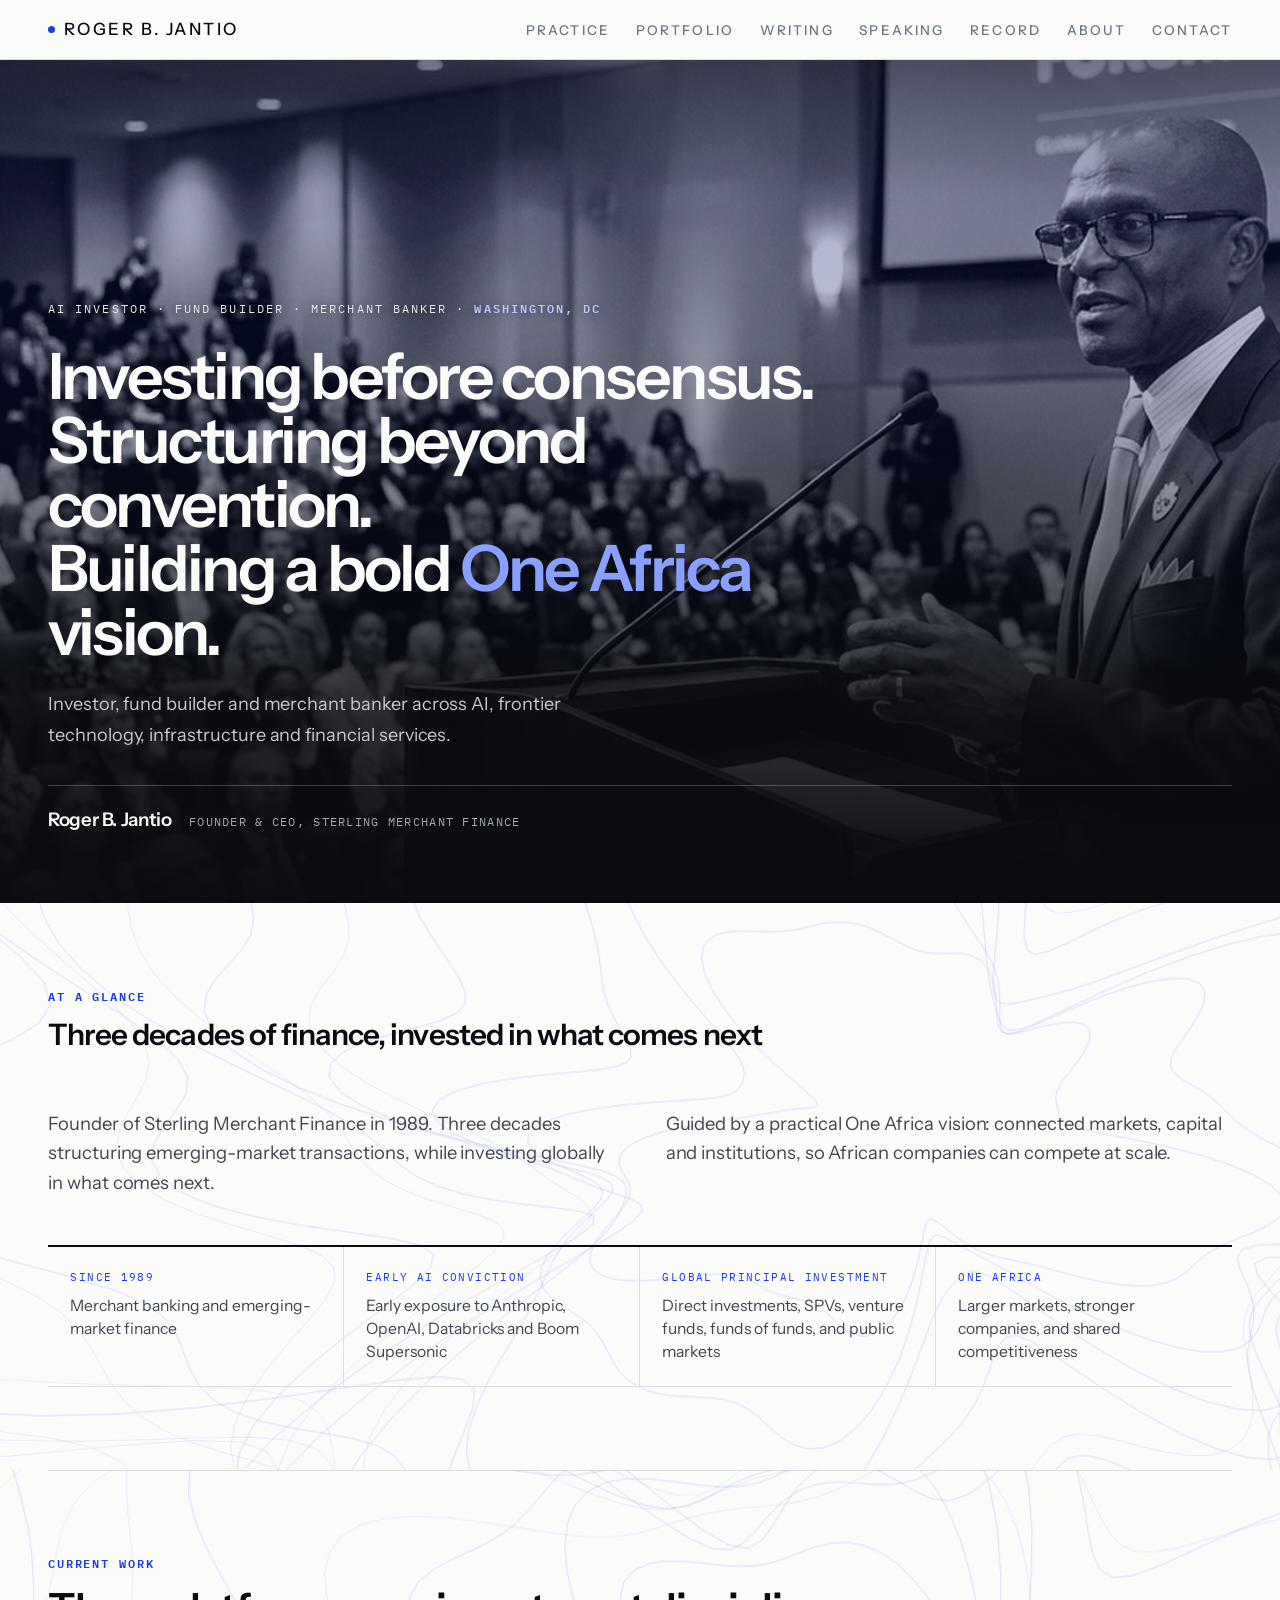
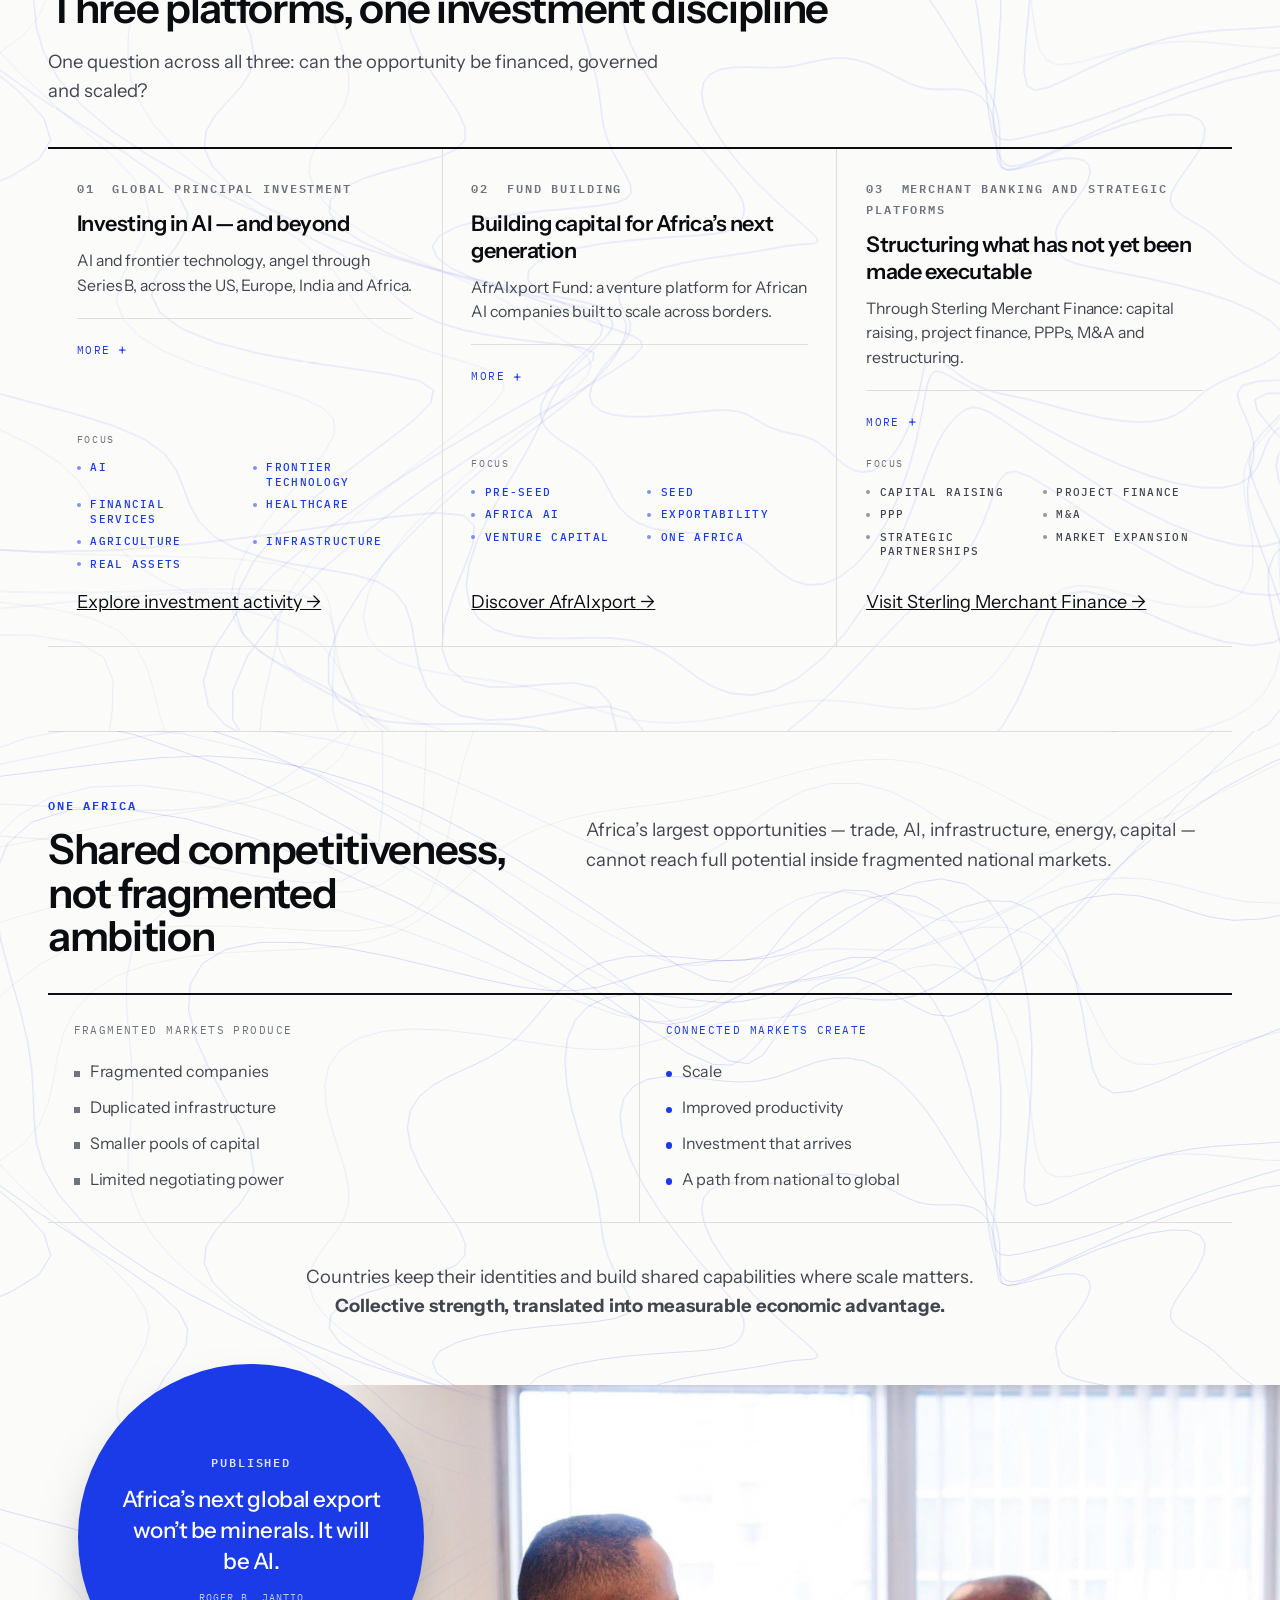
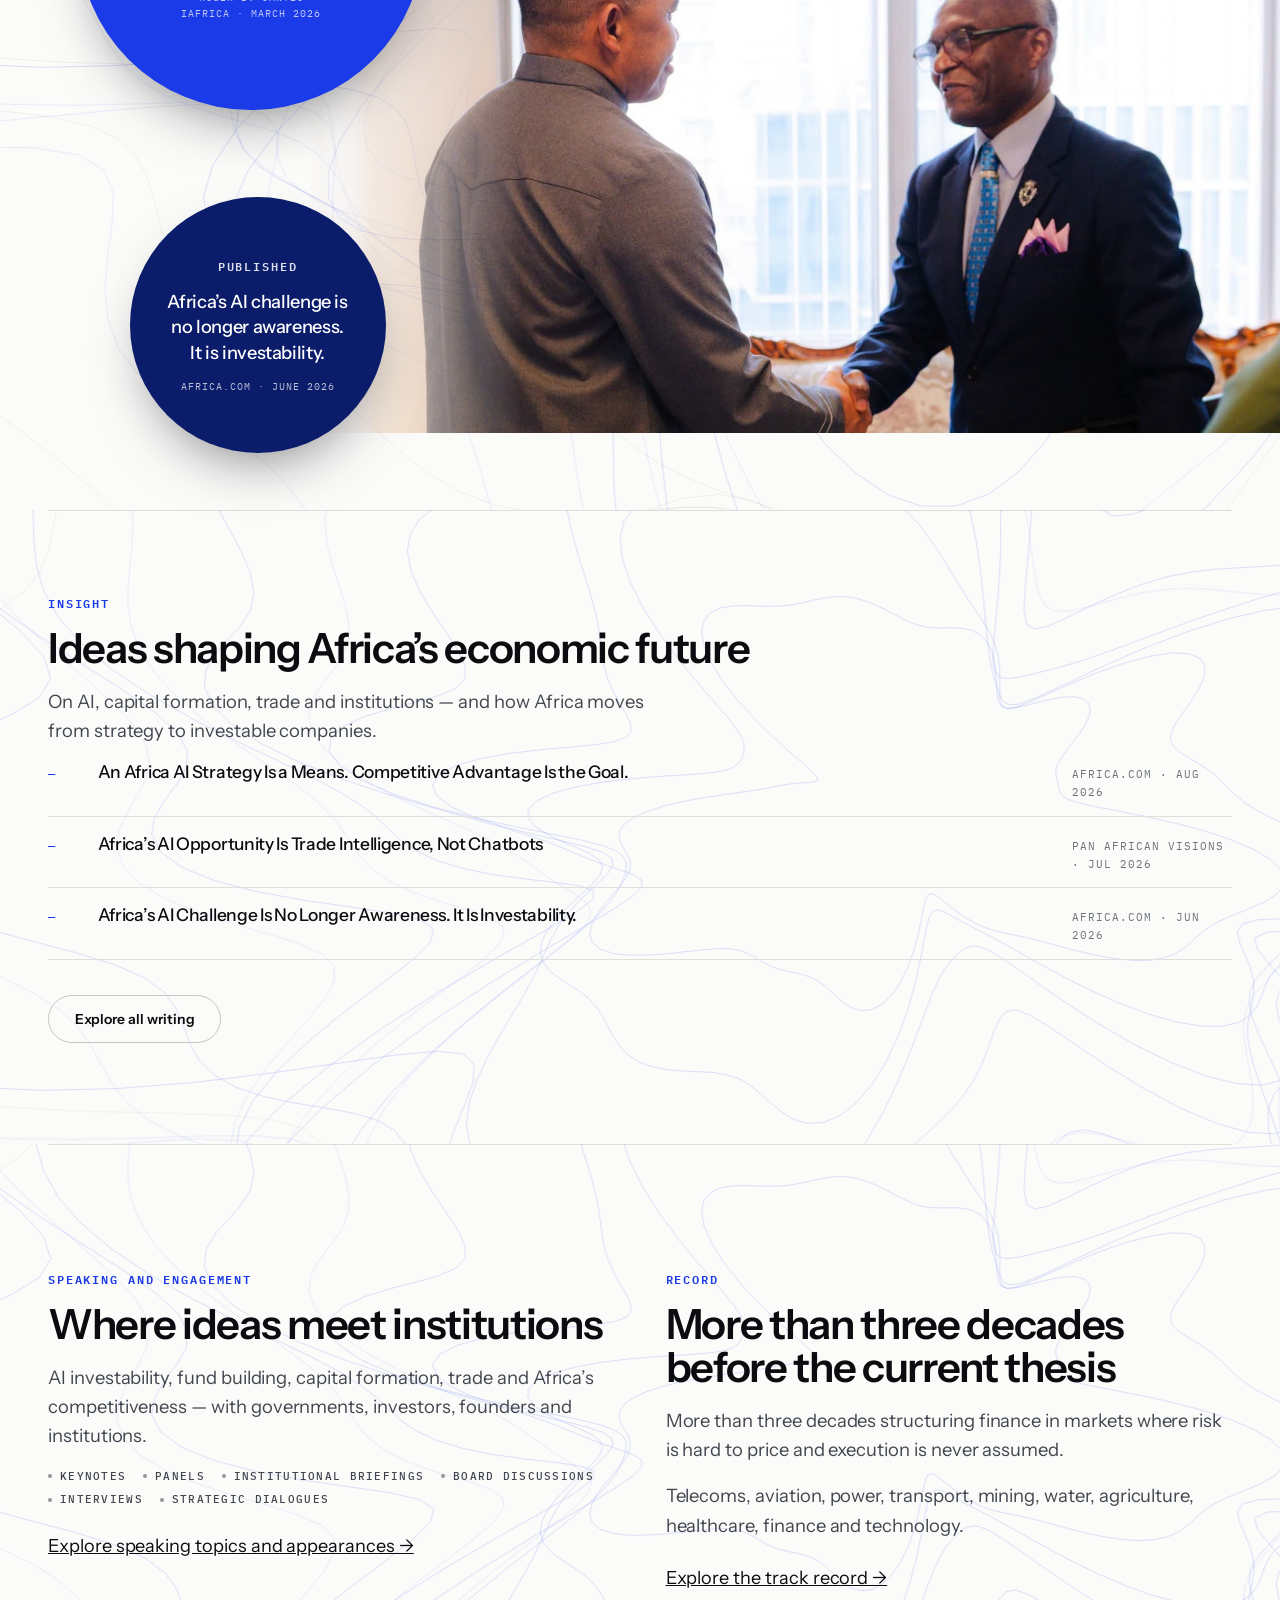
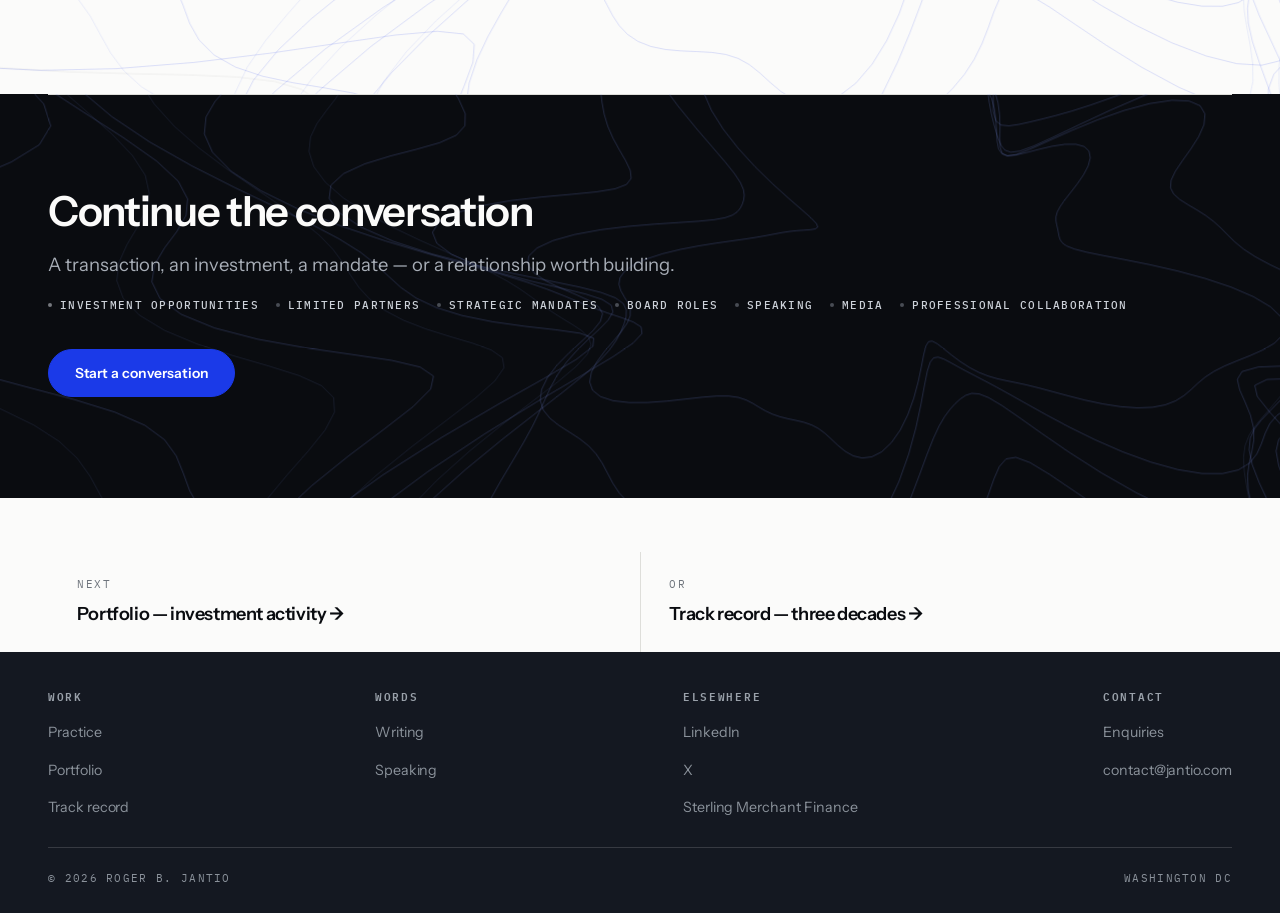
<file: index.html>
<!DOCTYPE html>
<html lang="en">
<head>
<meta charset="utf-8">
<meta name="viewport" content="width=device-width, initial-scale=1">
<title>Roger B. Jantio — AI Investor &amp; Capital Structuring</title>
<meta name="description" content="Roger B. Jantio invests in early-stage AI companies, advises institutions on AI implementation, and builds the investment case for Africa's AI ecosystem. Founder and CEO, Sterling Merchant Finance Ltd.">
<link rel="preconnect" href="https://fonts.googleapis.com">
<link rel="preconnect" href="https://fonts.gstatic.com" crossorigin>
<link href="https://fonts.googleapis.com/css2?family=Instrument+Sans:ital,wght@0,400;0,500;0,600;0,700;1,400&family=IBM+Plex+Mono:wght@400;500;600&display=swap" rel="stylesheet">
<link rel="icon" type="image/png" href="images/favicon.png">
<link rel="stylesheet" href="assets/roger.css">
</head>
<body>
<nav class="nav">
  <div class="nav-in">
    <a class="id" href="/"><span class="dot" aria-hidden="true"></span>Roger&nbsp;B.&nbsp;Jantio</a>
    <ul class="nav-links">
      <li><a href="/practice">Practice</a></li>
      <li><a href="/portfolio">Portfolio</a></li>
      <li><a href="/writing">Writing</a></li>
      <li><a href="/speaking">Speaking</a></li>
      <li><a href="/record">Record</a></li>
      <li><a href="/about">About</a></li>
      <li><a href="/contact">Contact</a></li>
    </ul>
    <button class="burger" aria-label="Menu" aria-expanded="false"><i></i><i></i><i></i></button>
  </div>
</nav>
<header class="hero">
  <div class="hero-shot">
    <img src="images/hero-wide.jpg" alt="Roger B. Jantio speaking at a lectern before a full auditorium">
    <div class="ghost">Wide shot &nbsp;&middot;&nbsp; images/hero-wide.jpg &nbsp;&middot;&nbsp; landscape, 21:9 or wider</div>
  </div>
  <div class="field" aria-hidden="true"></div>
  <div class="hero-in">
    <p class="kick up u1">AI investor &middot; Fund builder &middot; Merchant banker &middot; <b>Washington,&nbsp;DC</b></p>
    <h1 class="up u2">Investing before consensus.<br>Structuring beyond convention.<br>Building a bold <em>One Africa</em> vision.</h1>
    <p class="sub up u3">Investor, fund builder and merchant banker across AI, frontier technology, infrastructure and financial services.</p>
    <div class="nm up u4">
      <span class="n">Roger B. Jantio</span>
      <span class="r">Founder &amp; CEO, Sterling Merchant Finance</span>
    </div>
  </div>

</header>

<section class="sect">
  <div class="field" aria-hidden="true"></div>
  <div class="wrap">
    <span class="lab">At a glance</span>
    <h2 class="h2 h2-s">Three decades of finance, invested in what comes next</h2>
    <div class="duo">
      <p class="dek">Founder of Sterling Merchant Finance in 1989. Three decades structuring emerging-market transactions, while investing globally in what comes next.</p>
      <p class="dek">Guided by a practical One Africa vision: connected markets, capital and institutions, so African companies can compete at scale.</p>
    </div>
    <ul class="creds">
      <li><span class="cr-k">Since 1989</span><span class="cr-v">Merchant banking and emerging-market finance</span></li>
      <li><span class="cr-k">Early AI conviction</span><span class="cr-v">Early exposure to Anthropic, OpenAI, Databricks and Boom Supersonic</span></li>
      <li><span class="cr-k">Global principal investment</span><span class="cr-v">Direct investments, SPVs, venture funds, funds of funds, and public markets</span></li>
      <li><span class="cr-k">One Africa</span><span class="cr-v">Larger markets, stronger companies, and shared competitiveness</span></li>
    </ul>
  </div>
</section>

<section class="sect hr">
  <div class="field" aria-hidden="true"></div>
  <div class="wrap">
    <span class="lab">Current work</span>
    <h2 class="h2">Three platforms, one investment discipline</h2>
    <p class="dek">One question across all three: can the opportunity be financed, governed and scaled?</p>
    <div class="plats">
    <div class="plat">
      <span class="lab lab-m">01 &nbsp;Global principal investment</span>
      <h3>Investing in AI &mdash; and beyond</h3>
      <p>AI and frontier technology, angel through Series B, across the US, Europe, India and Africa.</p>
      <details class="more"><summary>More</summary><div class="more-bd"><p>The portfolio includes early investment exposure to companies that have since become leaders in artificial intelligence, alongside emerging businesses with credible paths toward category leadership and unicorn scale.</p><p>Beyond technology, Roger invests in and evaluates select opportunities across financial services, healthcare, sustainable agriculture, consumer markets, infrastructure, and real assets.</p></div></details>
      <span class="tg-lab">Focus</span><div class="tags"><span class="chip chip-a">AI</span><span class="chip chip-a">Frontier technology</span><span class="chip chip-a">Financial services</span><span class="chip chip-a">Healthcare</span><span class="chip chip-a">Agriculture</span><span class="chip chip-a">Infrastructure</span><span class="chip chip-a">Real assets</span></div>
      <a class="out" href="/portfolio">Explore investment activity &rarr;</a>
    </div>
    <div class="plat">
      <span class="lab lab-m">02 &nbsp;Fund building</span>
      <h3>Building capital for Africa&rsquo;s next generation</h3>
      <p>AfrAIxport Fund: a venture platform for African AI companies built to scale across borders.</p>
      <details class="more"><summary>More</summary><div class="more-bd"><p>The fund is grounded in a simple thesis: Africa&rsquo;s AI challenge is no longer awareness. It is investability. The opportunity is to connect capable founders with appropriate capital, institutional support, larger markets, and pathways to global competitiveness.</p></div></details>
      <span class="tg-lab">Focus</span><div class="tags"><span class="chip chip-a">Pre-seed</span><span class="chip chip-a">Seed</span><span class="chip chip-a">Africa AI</span><span class="chip chip-a">Exportability</span><span class="chip chip-a">Venture capital</span><span class="chip chip-a">One Africa</span></div>
      <a class="out" href="/practice#fund">Discover AfrAIxport &rarr;</a>
    </div>
    <div class="plat">
      <span class="lab lab-m">03 &nbsp;Merchant banking and strategic platforms</span>
      <h3>Structuring what has not yet been made executable</h3>
      <p>Through Sterling Merchant Finance: capital raising, project finance, PPPs, M&amp;A and restructuring.</p>
      <details class="more"><summary>More</summary><div class="more-bd"><p>His work spans governments, development institutions, corporations, investors, and sponsors, principally across Africa and other emerging markets. Where conviction and interests align, Sterling may also invest alongside its partners.</p></div></details>
      <span class="tg-lab">Focus</span><div class="tags"><span class="chip chip">Capital raising</span><span class="chip chip">Project finance</span><span class="chip chip">PPP</span><span class="chip chip">M&amp;A</span><span class="chip chip">Strategic partnerships</span><span class="chip chip">Market expansion</span></div>
      <a class="out" href="https://www.sterlingus.com/" target="_blank" rel="noopener">Visit Sterling Merchant Finance &rarr;</a>
    </div>
    </div>
  </div>
</section>

<section class="cols sect hr thesis-full">
  <div class="field" aria-hidden="true"></div>
  <div class="wrap">
    <span class="lab">One Africa</span>
    <h2 class="h2">Shared competitiveness, not fragmented ambition</h2>
    <p class="dek">Africa&rsquo;s largest opportunities &mdash; trade, AI, infrastructure, energy, capital &mdash; cannot reach full potential inside fragmented national markets.</p>
    <div class="versus">
      <div class="vs-col"><p class="vs-h">Fragmented markets produce</p><ul><li>Fragmented companies</li><li>Duplicated infrastructure</li><li>Smaller pools of capital</li><li>Limited negotiating power</li></ul></div>
      <div class="vs-col good"><p class="vs-h">Connected markets create</p><ul><li>Scale</li><li>Improved productivity</li><li>Investment that arrives</li><li>A path from national to global</li></ul></div>
    </div>
    <p class="dek closing">Countries keep their identities and build shared capabilities where scale matters. <strong>Collective strength, translated into measurable economic advantage.</strong></p>
  </div>
  <div class="thesis-in">
      <figure class="thesis-img">
        <img src="images/thesis.jpg" alt="Roger B. Jantio greeted with a handshake at a meeting, Republic of Madagascar">
        <div class="ghost">images/thesis.jpg</div>
      </figure>
      <figure class="quote reveal">
        <span class="lab">Published</span>
        <blockquote>Africa&rsquo;s next global export won&rsquo;t be minerals. It will be AI.</blockquote>
        <figcaption>Roger B. Jantio<br>iAfrica &middot; March 2026</figcaption>
      </figure>
      <figure class="quote2 reveal reveal-2">
        <span class="lab">Published</span>
        <blockquote>Africa&rsquo;s AI challenge is no longer awareness. It is investability.</blockquote>
        <figcaption>Africa.com &middot; June 2026</figcaption>
      </figure>
  </div>
</section>

<section class="sect hr">
  <div class="field" aria-hidden="true"></div>
  <div class="wrap">
    <span class="lab">Insight</span>
    <h2 class="h2">Ideas shaping Africa&rsquo;s economic future</h2>
    <p class="dek">On AI, capital formation, trade and institutions &mdash; and how Africa moves from strategy to investable companies.</p>
    <ul class="arts">
      <li><a href="https://africa.com/an-africa-ai-strategy-is-a-means-competitive-advantage-is-the-goal" target="_blank" rel="noopener"><span class="ix">&mdash;</span><span class="ti">An Africa AI Strategy Is a Means. Competitive Advantage Is the Goal.</span><span class="sr">Africa.com &middot; Aug 2026</span></a></li>
      <li><a href="https://panafricanvisions.com/2026/07/africas-ai-opportunity-is-trade-intelligence-not-chatbots/" target="_blank" rel="noopener"><span class="ix">&mdash;</span><span class="ti">Africa&rsquo;s AI Opportunity Is Trade Intelligence, Not Chatbots</span><span class="sr">Pan African Visions &middot; Jul 2026</span></a></li>
      <li><a href="https://africa.com/africas-ai-challenge-is-no-longer-awareness-it-is-investability/" target="_blank" rel="noopener"><span class="ix">&mdash;</span><span class="ti">Africa&rsquo;s AI Challenge Is No Longer Awareness. It Is Investability.</span><span class="sr">Africa.com &middot; Jun 2026</span></a></li>
    </ul>
    <p style="margin-top:clamp(1.5rem,3vw,2.2rem)"><a class="pill pill-d" href="/writing">Explore all writing</a></p>
  </div>
</section>

<section class="sect hr">
  <div class="field" aria-hidden="true"></div>
  <div class="wrap">
    <div class="duo">
      <div>
        <span class="lab">Speaking and engagement</span>
        <h2 class="h2">Where ideas meet institutions</h2>
        <p class="dek">AI investability, fund building, capital formation, trade and Africa&rsquo;s competitiveness &mdash; with governments, investors, founders and institutions.</p>
        <div class="tags"><span class="chip">Keynotes</span><span class="chip">Panels</span><span class="chip">Institutional briefings</span><span class="chip">Board discussions</span><span class="chip">Interviews</span><span class="chip">Strategic dialogues</span></div>
        <p style="margin-top:1.4rem"><a class="out" href="/speaking">Explore speaking topics and appearances &rarr;</a></p>
      </div>
      <div>
        <span class="lab">Record</span>
        <h2 class="h2">More than three decades before the current thesis</h2>
        <p class="dek">More than three decades structuring finance in markets where risk is hard to price and execution is never assumed.</p>
        <p class="dek">Telecoms, aviation, power, transport, mining, water, agriculture, healthcare, finance and technology.</p>
        <p style="margin-top:1.4rem"><a class="out" href="/record">Explore the track record &rarr;</a></p>
      </div>
    </div>
  </div>
</section>

<section class="sect dk hr">
  <div class="field" aria-hidden="true"></div>
  <div class="wrap">
    <h2 class="h2">Continue the conversation</h2>
    <p class="dek">A transaction, an investment, a mandate &mdash; or a relationship worth building.</p>
    <div class="tags"><span class="chip">Investment opportunities</span><span class="chip">Limited partners</span><span class="chip">Strategic mandates</span><span class="chip">Board roles</span><span class="chip">Speaking</span><span class="chip">Media</span><span class="chip">Professional collaboration</span></div>
    <p style="margin-top:clamp(1.5rem,3vw,2.2rem)"><a class="pill" href="/contact">Start a conversation</a></p>
  </div>
</section>

<div class="wrap">
  <div class="nextnav">
    <a href="/portfolio"><span class="k">Next</span><span class="t">Portfolio &mdash; investment activity &rarr;</span></a>
    <a href="/record"><span class="k">Or</span><span class="t">Track record &mdash; three decades &rarr;</span></a>
  </div>
</div>
<footer>
  <div class="foot-in">
    <div class="foot-top">
      <div><h5>Work</h5><ul><li><a href="/practice">Practice</a></li><li><a href="/portfolio">Portfolio</a></li><li><a href="/record">Track record</a></li></ul></div>
      <div><h5>Words</h5><ul><li><a href="/writing">Writing</a></li><li><a href="/speaking">Speaking</a></li></ul></div>
      <div><h5>Elsewhere</h5><ul>
        <li><a href="https://www.linkedin.com/in/roger-jantio-3262a113/" target="_blank" rel="noopener">LinkedIn</a></li>
        <li><a href="https://x.com/Rjantio" target="_blank" rel="noopener">X</a></li>
        <li><a href="https://www.sterlingus.com" target="_blank" rel="noopener">Sterling Merchant Finance</a></li>
      </ul></div>
      <div><h5>Contact</h5><ul><li><a href="/contact">Enquiries</a></li><li><a href="mailto:contact@jantio.com">contact@jantio.com</a></li></ul></div>
    </div>
    <div class="foot-bot"><span>&copy; 2026 Roger B. Jantio</span><span>Washington&nbsp;DC</span></div>
  </div>
</footer>

<script src="assets/site.js"></script>
</body>
</html>
</file>
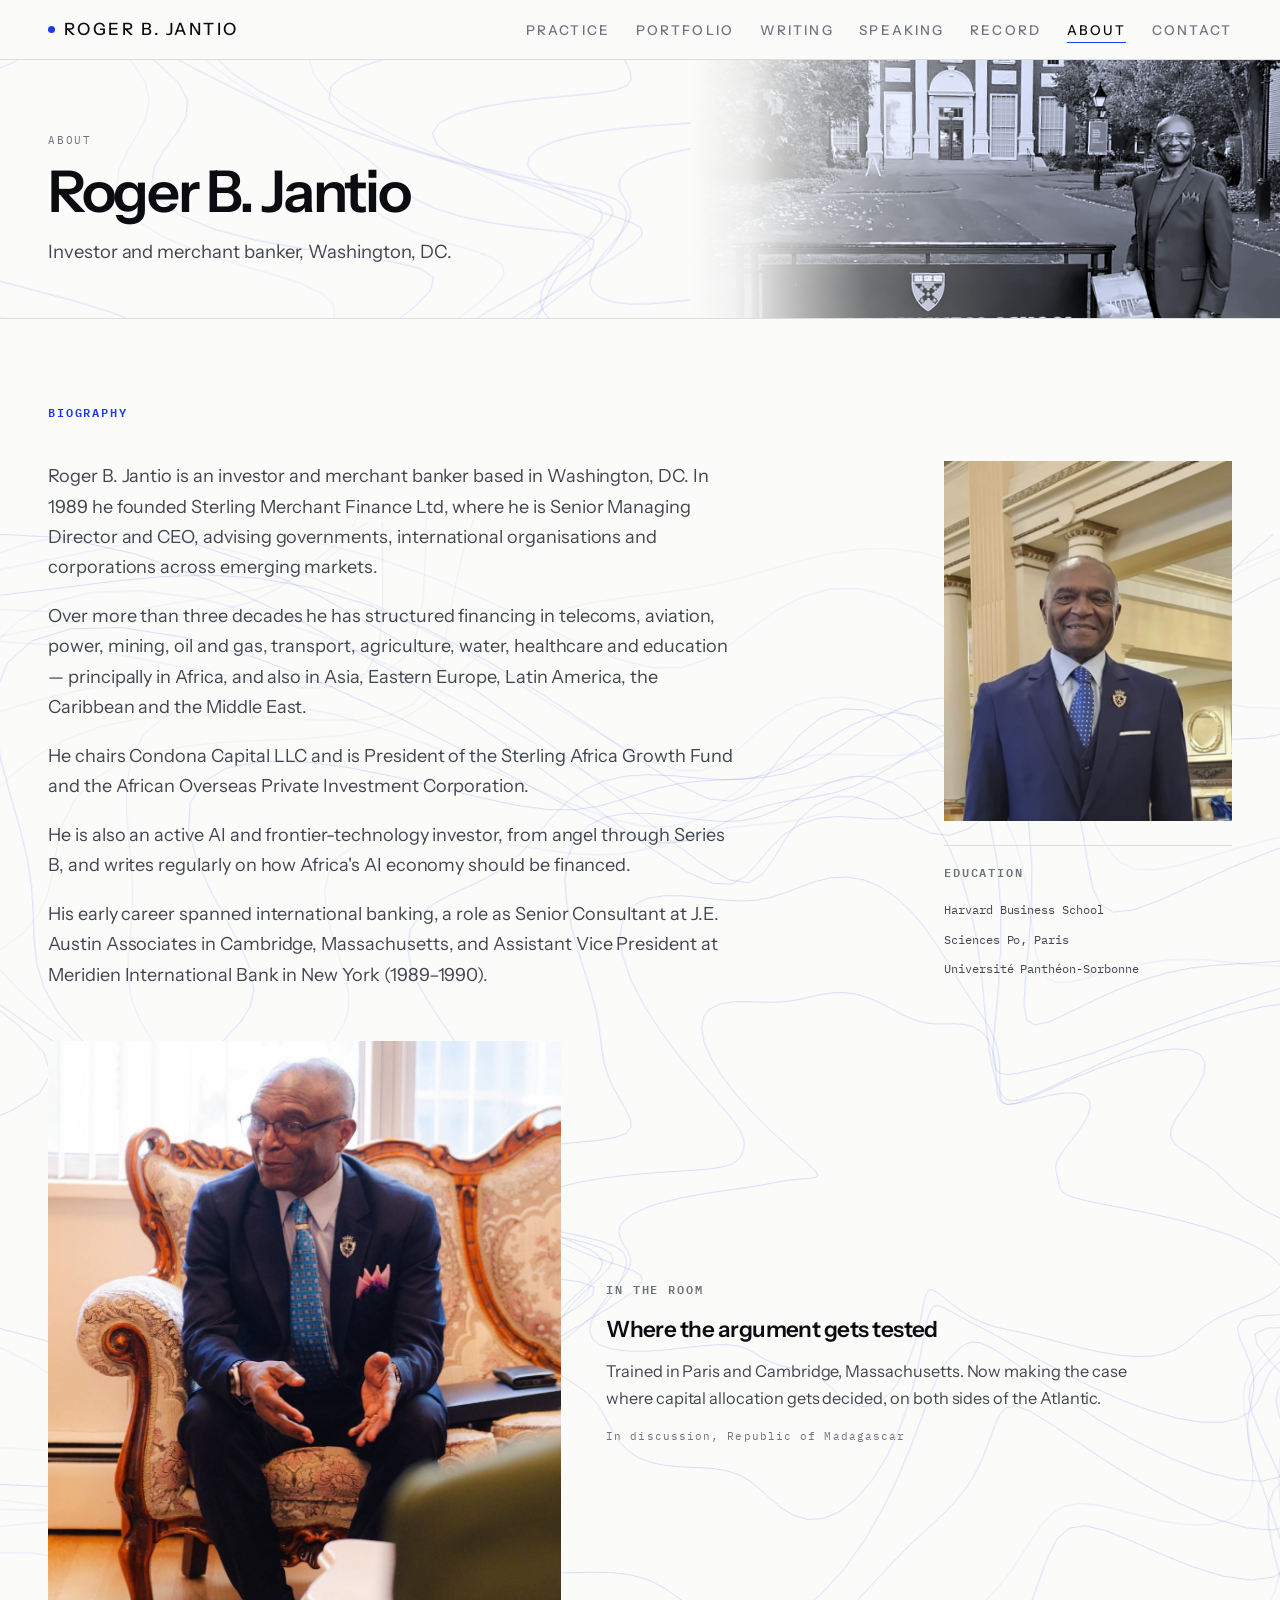
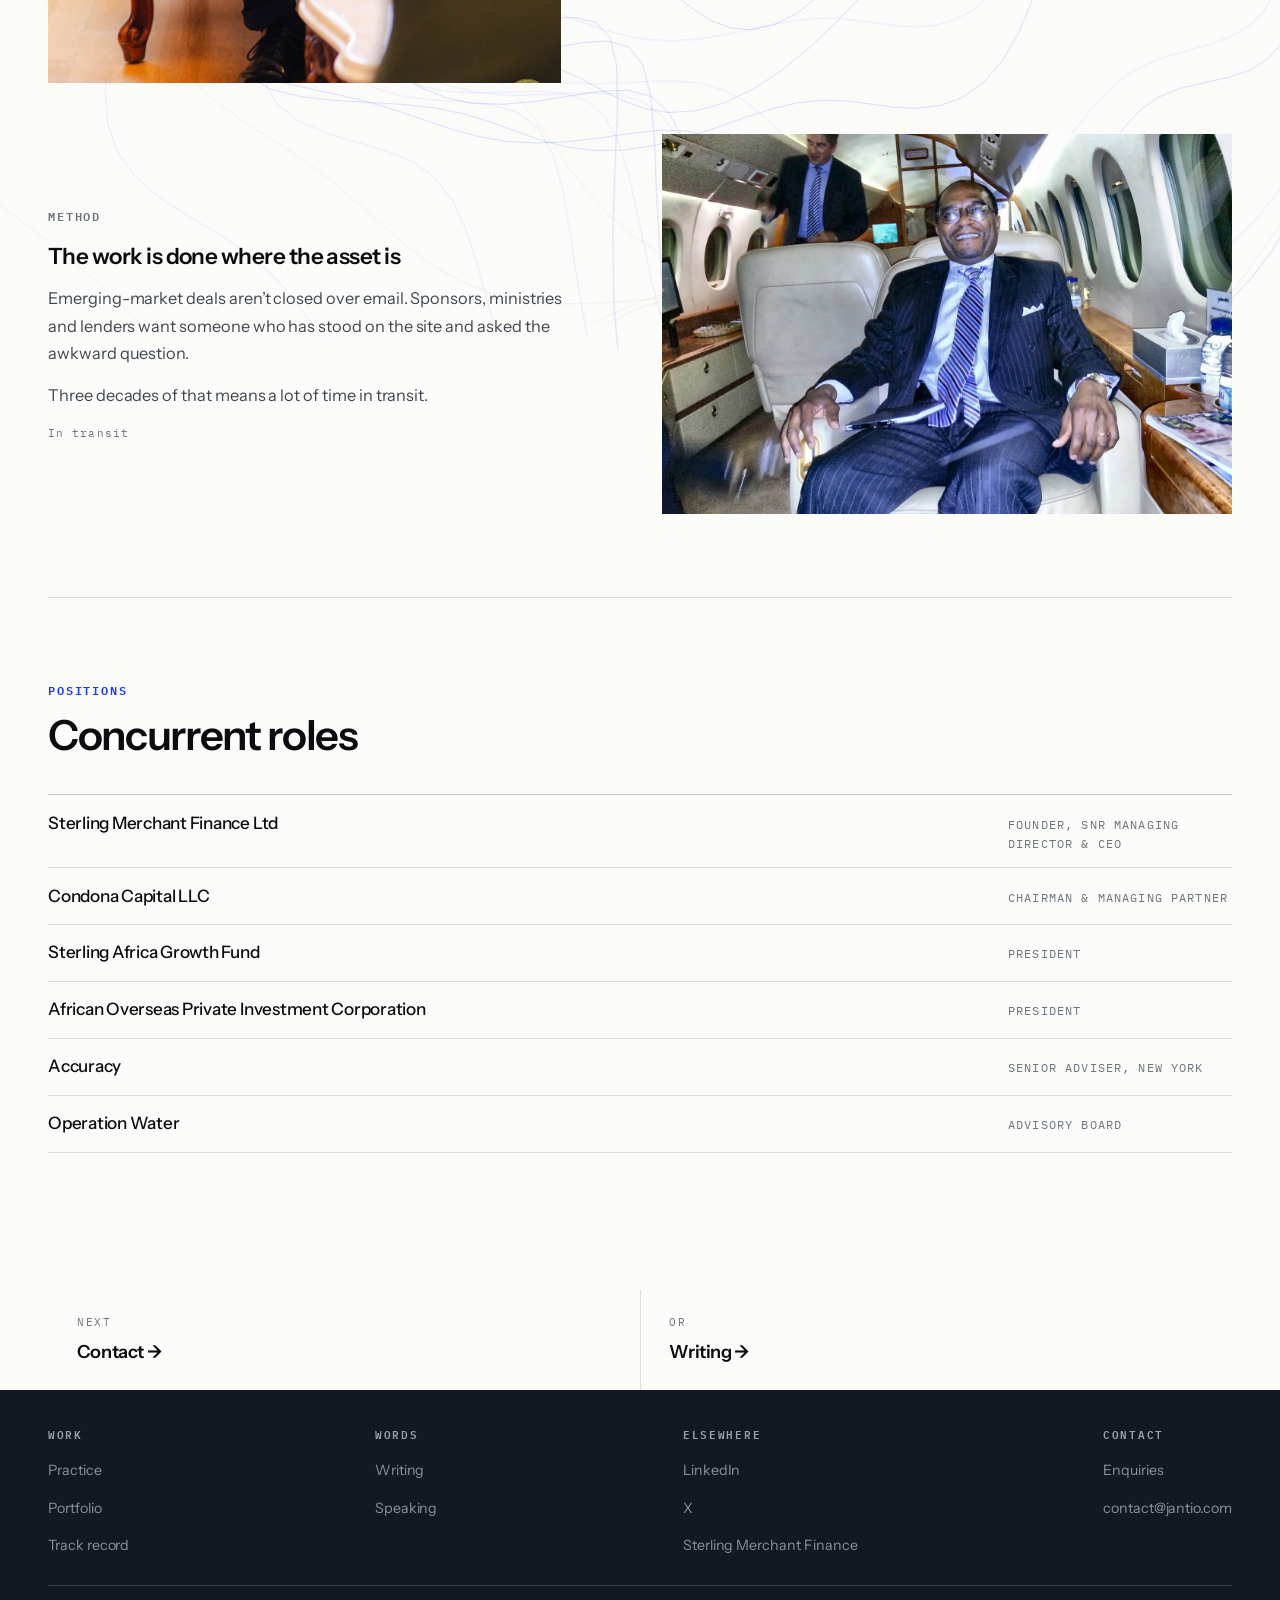
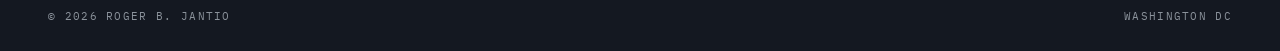
<file: about.html>
<!DOCTYPE html>
<html lang="en">
<head>
<meta charset="utf-8">
<meta name="viewport" content="width=device-width, initial-scale=1">
<title>About — Roger B. Jantio</title>
<meta name="description" content="Biography, positions and education. Founder and CEO of Sterling Merchant Finance Ltd, Washington&nbsp;DC.">
<link rel="preconnect" href="https://fonts.googleapis.com">
<link rel="preconnect" href="https://fonts.gstatic.com" crossorigin>
<link href="https://fonts.googleapis.com/css2?family=Instrument+Sans:ital,wght@0,400;0,500;0,600;0,700;1,400&family=IBM+Plex+Mono:wght@400;500;600&display=swap" rel="stylesheet">
<link rel="icon" type="image/png" href="images/favicon.png">
<link rel="stylesheet" href="assets/roger.css">
</head>
<body>
<nav class="nav">
  <div class="nav-in">
    <a class="id" href="/"><span class="dot" aria-hidden="true"></span>Roger&nbsp;B.&nbsp;Jantio</a>
    <ul class="nav-links">
      <li><a href="/practice">Practice</a></li>
      <li><a href="/portfolio">Portfolio</a></li>
      <li><a href="/writing">Writing</a></li>
      <li><a href="/speaking">Speaking</a></li>
      <li><a href="/record">Record</a></li>
      <li><a href="/about" aria-current="page">About</a></li>
      <li><a href="/contact">Contact</a></li>
    </ul>
    <button class="burger" aria-label="Menu" aria-expanded="false"><i></i><i></i><i></i></button>
  </div>
</nav>
<header class="phero">
  <div class="field" aria-hidden="true"></div>
  <div class="phero-img" aria-hidden="true"><img src="images/ph-about.jpg" alt=""></div>
  <div class="wrap">
    <p class="crumb">About</p>
    <h1 class="h1">Roger B. Jantio</h1>
    <p class="dek">Investor and merchant banker, Washington,&nbsp;DC.</p>
  </div>
</header>

<section class="sect">
  <div class="field" aria-hidden="true"></div>
  <div class="wrap">
    <span class="lab">Biography</span>
    <div class="bio">
      <div class="prose">
        <p>Roger B. Jantio is an investor and merchant banker based in Washington,&nbsp;DC. In 1989 he founded Sterling Merchant Finance Ltd, where he is Senior Managing Director and CEO, advising governments, international organisations and corporations across emerging markets.</p>
        <p>Over more than three decades he has structured financing in telecoms, aviation, power, mining, oil and gas, transport, agriculture, water, healthcare and education &mdash; principally in Africa, and also in Asia, Eastern Europe, Latin America, the Caribbean and the Middle East.</p>
        <p>He chairs Condona Capital LLC and is President of the Sterling Africa Growth Fund and the African Overseas Private Investment Corporation.</p>
        <p>He is also an active AI and frontier-technology investor, from angel through Series B, and writes regularly on how Africa's AI economy should be financed.</p>
        <p>His early career spanned international banking, a role as Senior Consultant at J.E. Austin Associates in Cambridge, Massachusetts, and Assistant Vice President at Meridien International Bank in New York (1989&ndash;1990).</p>
      </div>
      <aside>
        <figure class="ph" style="margin:0">
          <img src="images/portrait.jpg" alt="Roger B. Jantio">
          <div class="ghost">Portrait<br>images/portrait.jpg<br>4:5</div>
        </figure>
        <div class="edu">
          <span class="lab lab-m">Education</span>
          <ul>
            <li>Harvard Business School</li>
            <li>Sciences Po, Paris</li>
            <li>Université Panthéon-Sorbonne</li>
          </ul>
        </div>
      </aside>
    </div>
    <figure class="sidefig tallfig">
      <div class="sf-img tall"><img src="images/about-side.jpg" alt="Roger B. Jantio seated in discussion at a meeting, Republic of Madagascar"><div class="ghost">images/<br>about-side.jpg</div></div>
      <div class="sf-body">
        <span class="lab lab-m">In the room</span>
        <h3>Where the argument gets tested</h3>
        <p>Trained in Paris and Cambridge, Massachusetts. Now making the case where capital allocation gets decided, on both sides of the Atlantic.</p>
        <span class="sf-cap">In discussion, Republic of Madagascar</span>
      </div>
    </figure>

    <figure class="sidefig flip">
      <div class="sf-img"><img src="images/about-jet.jpg" alt="Roger B. Jantio aboard an aircraft between meetings"><div class="ghost">images/<br>about-jet.jpg</div></div>
      <div class="sf-body">
        <span class="lab lab-m">Method</span>
        <h3>The work is done where the asset is</h3>
        <p>Emerging-market deals aren&rsquo;t closed over email. Sponsors, ministries and lenders want someone who has stood on the site and asked the awkward question.</p>
        <p>Three decades of that means a lot of time in transit.</p>
        <span class="sf-cap">In transit</span>
      </div>
    </figure>
  </div>
</section>

<section class="sect hr">
  <div class="wrap">
    <span class="lab">Positions</span>
    <h2 class="h2">Concurrent roles</h2>
    <ul class="roles">
      <li><span class="og">Sterling Merchant Finance Ltd</span><span class="ti">Founder, Snr Managing Director &amp; CEO</span></li>
      <li><span class="og">Condona Capital LLC</span><span class="ti">Chairman &amp; Managing Partner</span></li>
      <li><span class="og">Sterling Africa Growth Fund</span><span class="ti">President</span></li>
      <li><span class="og">African Overseas Private Investment Corporation</span><span class="ti">President</span></li>
      <li><span class="og">Accuracy</span><span class="ti">Senior Adviser, New York</span></li>
      <li><span class="og">Operation Water</span><span class="ti">Advisory Board</span></li>
    </ul>
  </div>
</section>

<div class="wrap">
  <div class="nextnav">
    <a href="/contact"><span class="k">Next</span><span class="t">Contact &rarr;</span></a>
    <a href="/writing"><span class="k">Or</span><span class="t">Writing &rarr;</span></a>
  </div>
</div>
<footer>
  <div class="foot-in">
    <div class="foot-top">
      <div><h5>Work</h5><ul><li><a href="/practice">Practice</a></li><li><a href="/portfolio">Portfolio</a></li><li><a href="/record">Track record</a></li></ul></div>
      <div><h5>Words</h5><ul><li><a href="/writing">Writing</a></li><li><a href="/speaking">Speaking</a></li></ul></div>
      <div><h5>Elsewhere</h5><ul>
        <li><a href="https://www.linkedin.com/in/roger-jantio-3262a113/" target="_blank" rel="noopener">LinkedIn</a></li>
        <li><a href="https://x.com/Rjantio" target="_blank" rel="noopener">X</a></li>
        <li><a href="https://www.sterlingus.com" target="_blank" rel="noopener">Sterling Merchant Finance</a></li>
      </ul></div>
      <div><h5>Contact</h5><ul><li><a href="/contact">Enquiries</a></li><li><a href="mailto:contact@jantio.com">contact@jantio.com</a></li></ul></div>
    </div>
    <div class="foot-bot"><span>&copy; 2026 Roger B. Jantio</span><span>Washington&nbsp;DC</span></div>
  </div>
</footer>

<script src="assets/site.js"></script>
</body>
</html>
</file>
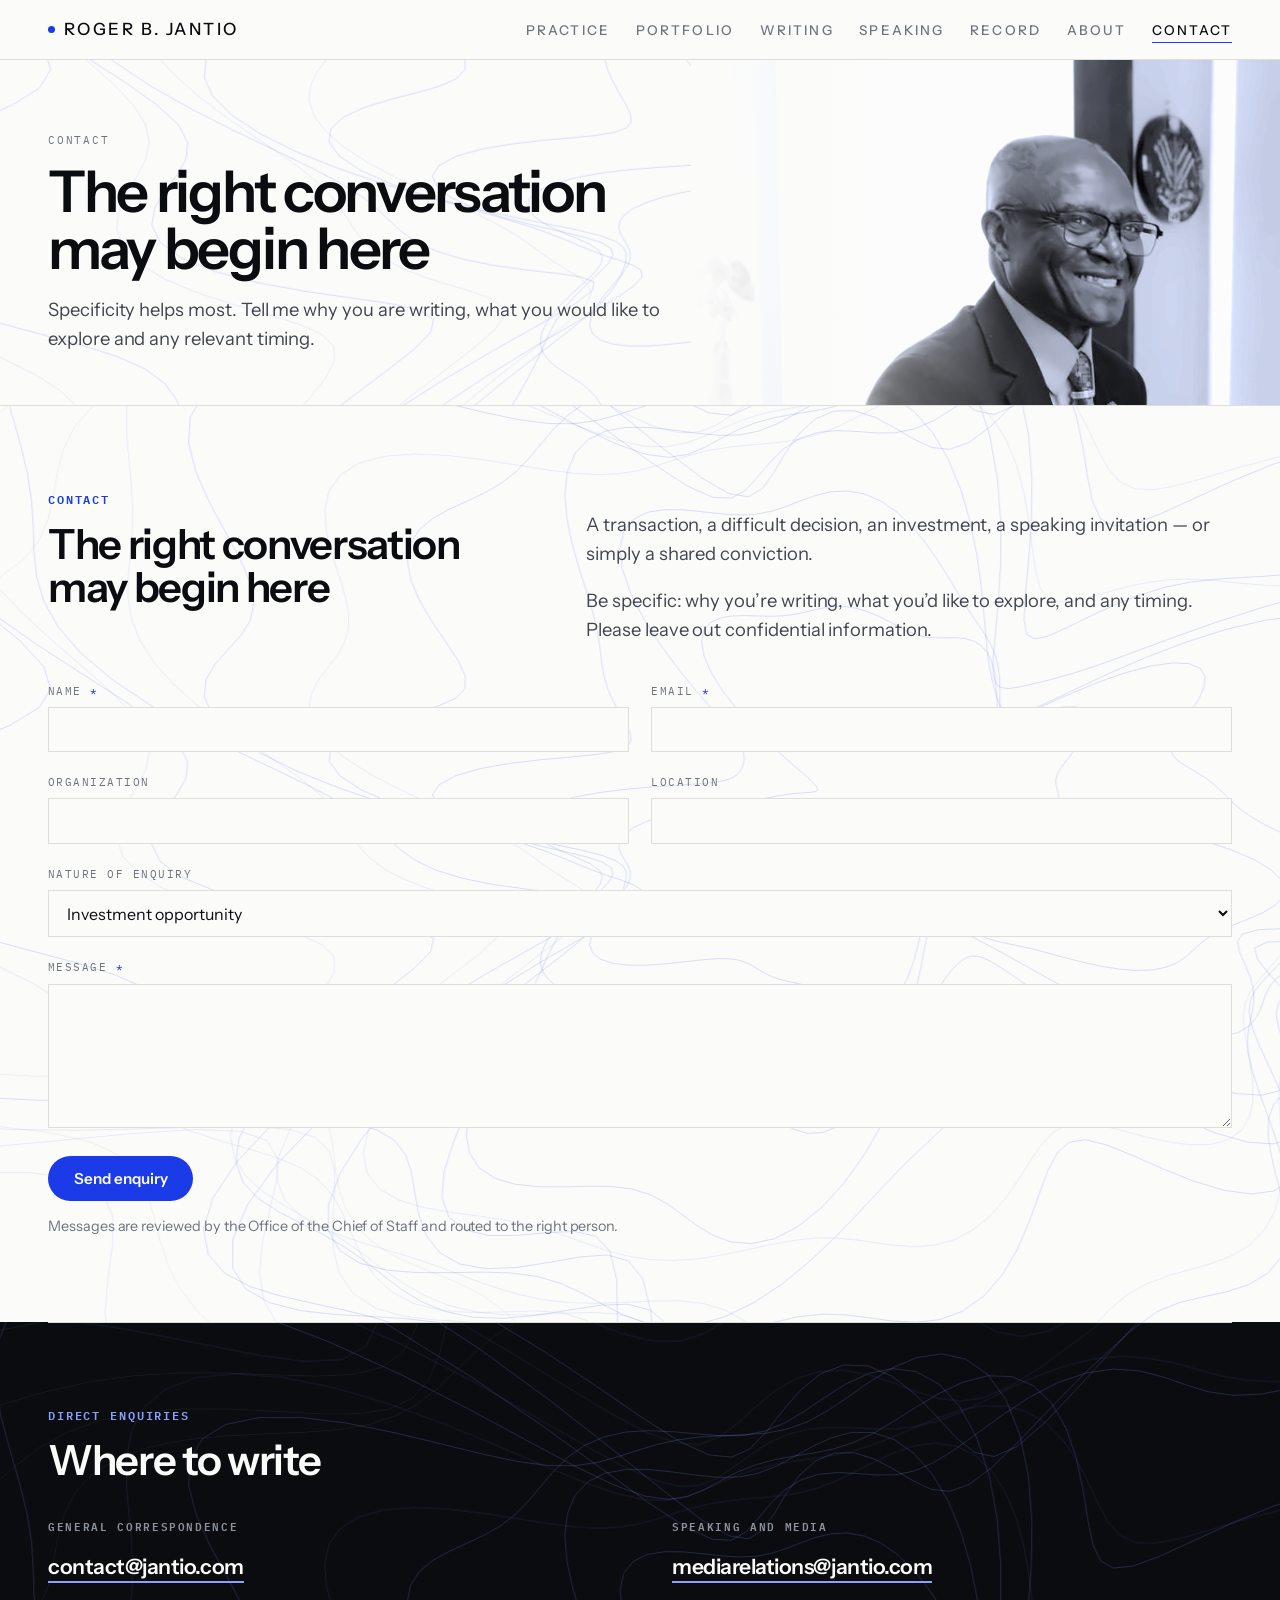
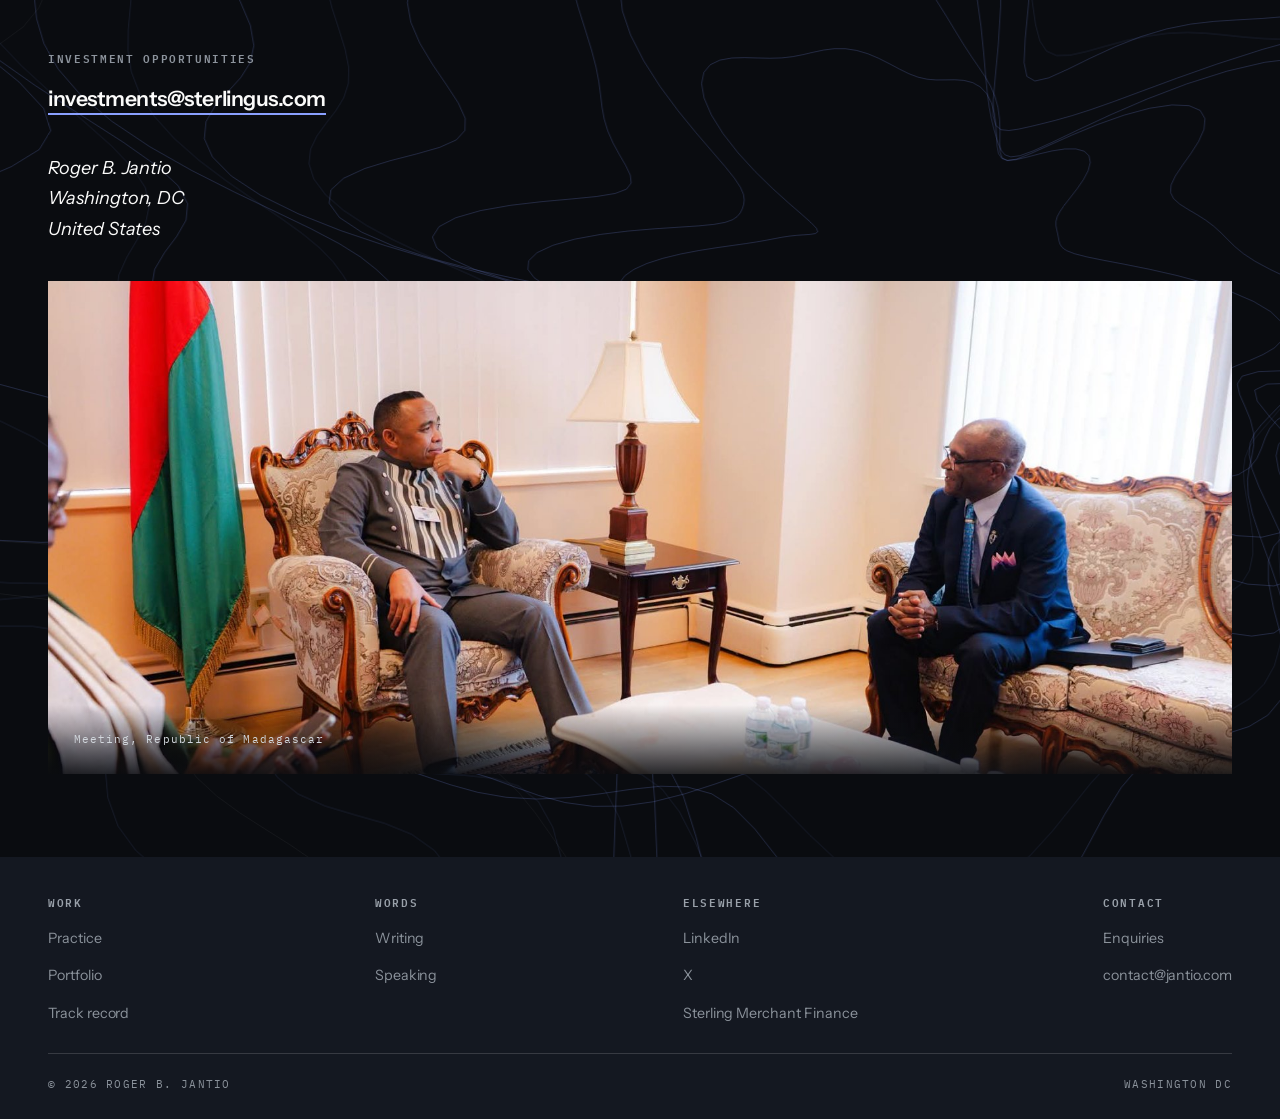
<file: contact.html>
<!DOCTYPE html>
<html lang="en">
<head>
<meta charset="utf-8">
<meta name="viewport" content="width=device-width, initial-scale=1">
<title>Contact &middot; Roger B. Jantio</title>
<meta name="description" content="Contact for founders, institutions, conferences and media.">
<link rel="preconnect" href="https://fonts.googleapis.com">
<link rel="preconnect" href="https://fonts.gstatic.com" crossorigin>
<link href="https://fonts.googleapis.com/css2?family=Instrument+Sans:ital,wght@0,400;0,500;0,600;0,700;1,400&family=IBM+Plex+Mono:wght@400;500;600&display=swap" rel="stylesheet">
<link rel="icon" type="image/png" href="images/favicon.png">
<link rel="stylesheet" href="assets/roger.css">
</head>
<body>
<nav class="nav">
  <div class="nav-in">
    <a class="id" href="/"><span class="dot" aria-hidden="true"></span>Roger&nbsp;B.&nbsp;Jantio</a>
    <ul class="nav-links">
      <li><a href="/practice">Practice</a></li>
      <li><a href="/portfolio">Portfolio</a></li>
      <li><a href="/writing">Writing</a></li>
      <li><a href="/speaking">Speaking</a></li>
      <li><a href="/record">Record</a></li>
      <li><a href="/about">About</a></li>
      <li><a href="/contact" aria-current="page">Contact</a></li>
    </ul>
    <button class="burger" aria-label="Menu" aria-expanded="false"><i></i><i></i><i></i></button>
  </div>
</nav>
<header class="phero">
  <div class="field" aria-hidden="true"></div>
  <div class="phero-img" aria-hidden="true"><img src="images/ph-contact.jpg" alt=""></div>
  <div class="wrap">
    <p class="crumb">Contact</p>
    <h1 class="h1">The right conversation may begin here</h1>
    <p class="dek">Specificity helps most. Tell me why you are writing, what you would like to explore and any relevant timing.</p>
  </div>
</header>

<section class="cols sect">
  <div class="field" aria-hidden="true"></div>
  <div class="wrap">
    <span class="lab">Contact</span>
    <h2 class="h2">The right conversation may begin here</h2>
    <p class="dek">A transaction, a difficult decision, an investment, a speaking invitation &mdash; or simply a shared conviction.</p>
    <p class="dek">Be specific: why you&rsquo;re writing, what you&rsquo;d like to explore, and any timing. Please leave out confidential information.</p>

    <!-- PLACEHOLDER action. A static site cannot process a form: point this at a
         form service or server endpoint before launch, or Send will do nothing. -->
    <form class="form" method="POST" action="#REPLACE_WITH_FORM_ENDPOINT">
      <div class="f-grid">
        <div class="f-row"><label for="c-name">Name <span class="req">*</span></label><input id="c-name" name="name" type="text" required></div>
        <div class="f-row"><label for="c-email">Email <span class="req">*</span></label><input id="c-email" name="email" type="email" required></div>
        <div class="f-row"><label for="c-org">Organization</label><input id="c-org" name="organization" type="text"></div>
        <div class="f-row"><label for="c-loc">Location</label><input id="c-loc" name="location" type="text"></div>
        <div class="f-row wide"><label for="c-nature">Nature of enquiry</label>
          <select id="c-nature" name="nature">
            <option>Investment opportunity</option>
            <option>Strategic advisory or transaction</option>
            <option>Fund or institutional relationship</option>
            <option>Speaking or media</option>
            <option>Board or leadership opportunity</option>
            <option>Philanthropy or social initiative</option>
            <option>Career opportunity</option>
            <option>General correspondence</option>
          </select>
        </div>
        <div class="f-row wide"><label for="c-msg">Message <span class="req">*</span></label><textarea id="c-msg" name="message" required></textarea></div>
      </div>
      <div class="f-actions"><button type="submit">Send enquiry</button></div>
      <p class="f-note">Messages are reviewed by the Office of the Chief of Staff and routed to the right person.</p>
    </form>
  </div>
</section>

<section class="sect dk hr">
  <div class="field" aria-hidden="true"></div>
  <div class="wrap">
    <span class="lab">Direct enquiries</span>
    <h2 class="h2">Where to write</h2>
    <div class="ct-grid" style="margin-top:clamp(1.5rem,3.2vw,2.2rem)">
      <div><h4>General correspondence</h4><a class="big" href="mailto:contact@jantio.com">contact@jantio.com</a></div>
      <div><h4>Speaking and media</h4><a class="big" href="mailto:mediarelations@jantio.com">mediarelations@jantio.com</a></div>
      <div><h4>Investment opportunities</h4><a class="big" href="mailto:investments@sterlingus.com">investments@sterlingus.com</a></div>
    </div>
    <address style="margin-top:clamp(1.6rem,3.4vw,2.3rem)">Roger B. Jantio<br>Washington,&nbsp;DC<br>United States</address>
      <figure class="photoband" style="margin-top:clamp(1.6rem,3.4vw,2.3rem)">
      <img src="images/contact-band.jpg" alt="Roger B. Jantio in a meeting beside the flag of Madagascar">
      <figcaption>Meeting, Republic of Madagascar</figcaption>
      <div class="ghost">Photo band<br>images/contact-band.jpg</div>
    </figure>
</div>
</section>

<footer>
  <div class="foot-in">
    <div class="foot-top">
      <div><h5>Work</h5><ul><li><a href="/practice">Practice</a></li><li><a href="/portfolio">Portfolio</a></li><li><a href="/record">Track record</a></li></ul></div>
      <div><h5>Words</h5><ul><li><a href="/writing">Writing</a></li><li><a href="/speaking">Speaking</a></li></ul></div>
      <div><h5>Elsewhere</h5><ul>
        <li><a href="https://www.linkedin.com/in/roger-jantio-3262a113/" target="_blank" rel="noopener">LinkedIn</a></li>
        <li><a href="https://x.com/Rjantio" target="_blank" rel="noopener">X</a></li>
        <li><a href="https://www.sterlingus.com" target="_blank" rel="noopener">Sterling Merchant Finance</a></li>
      </ul></div>
      <div><h5>Contact</h5><ul><li><a href="/contact">Enquiries</a></li><li><a href="mailto:contact@jantio.com">contact@jantio.com</a></li></ul></div>
    </div>
    <div class="foot-bot"><span>&copy; 2026 Roger B. Jantio</span><span>Washington&nbsp;DC</span></div>
  </div>
</footer>

<script src="assets/site.js"></script>
</body>
</html>
</file>
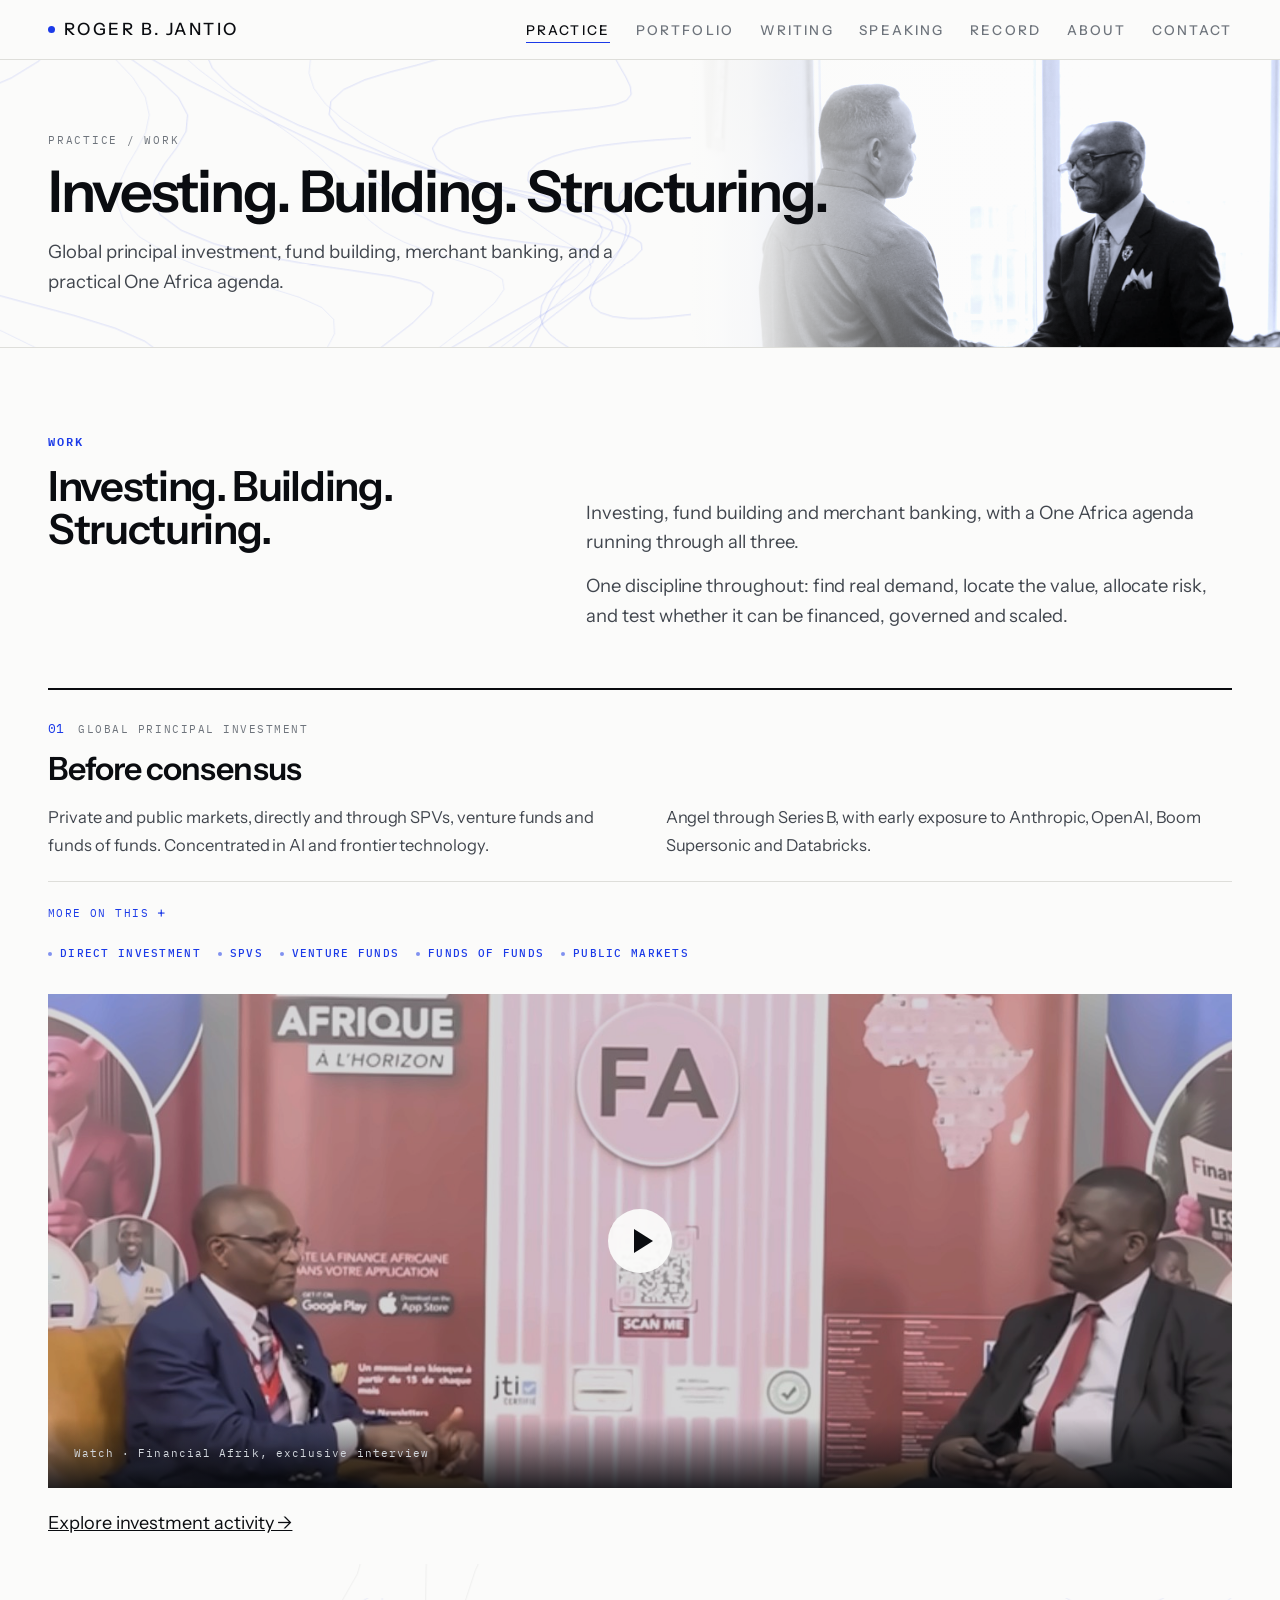
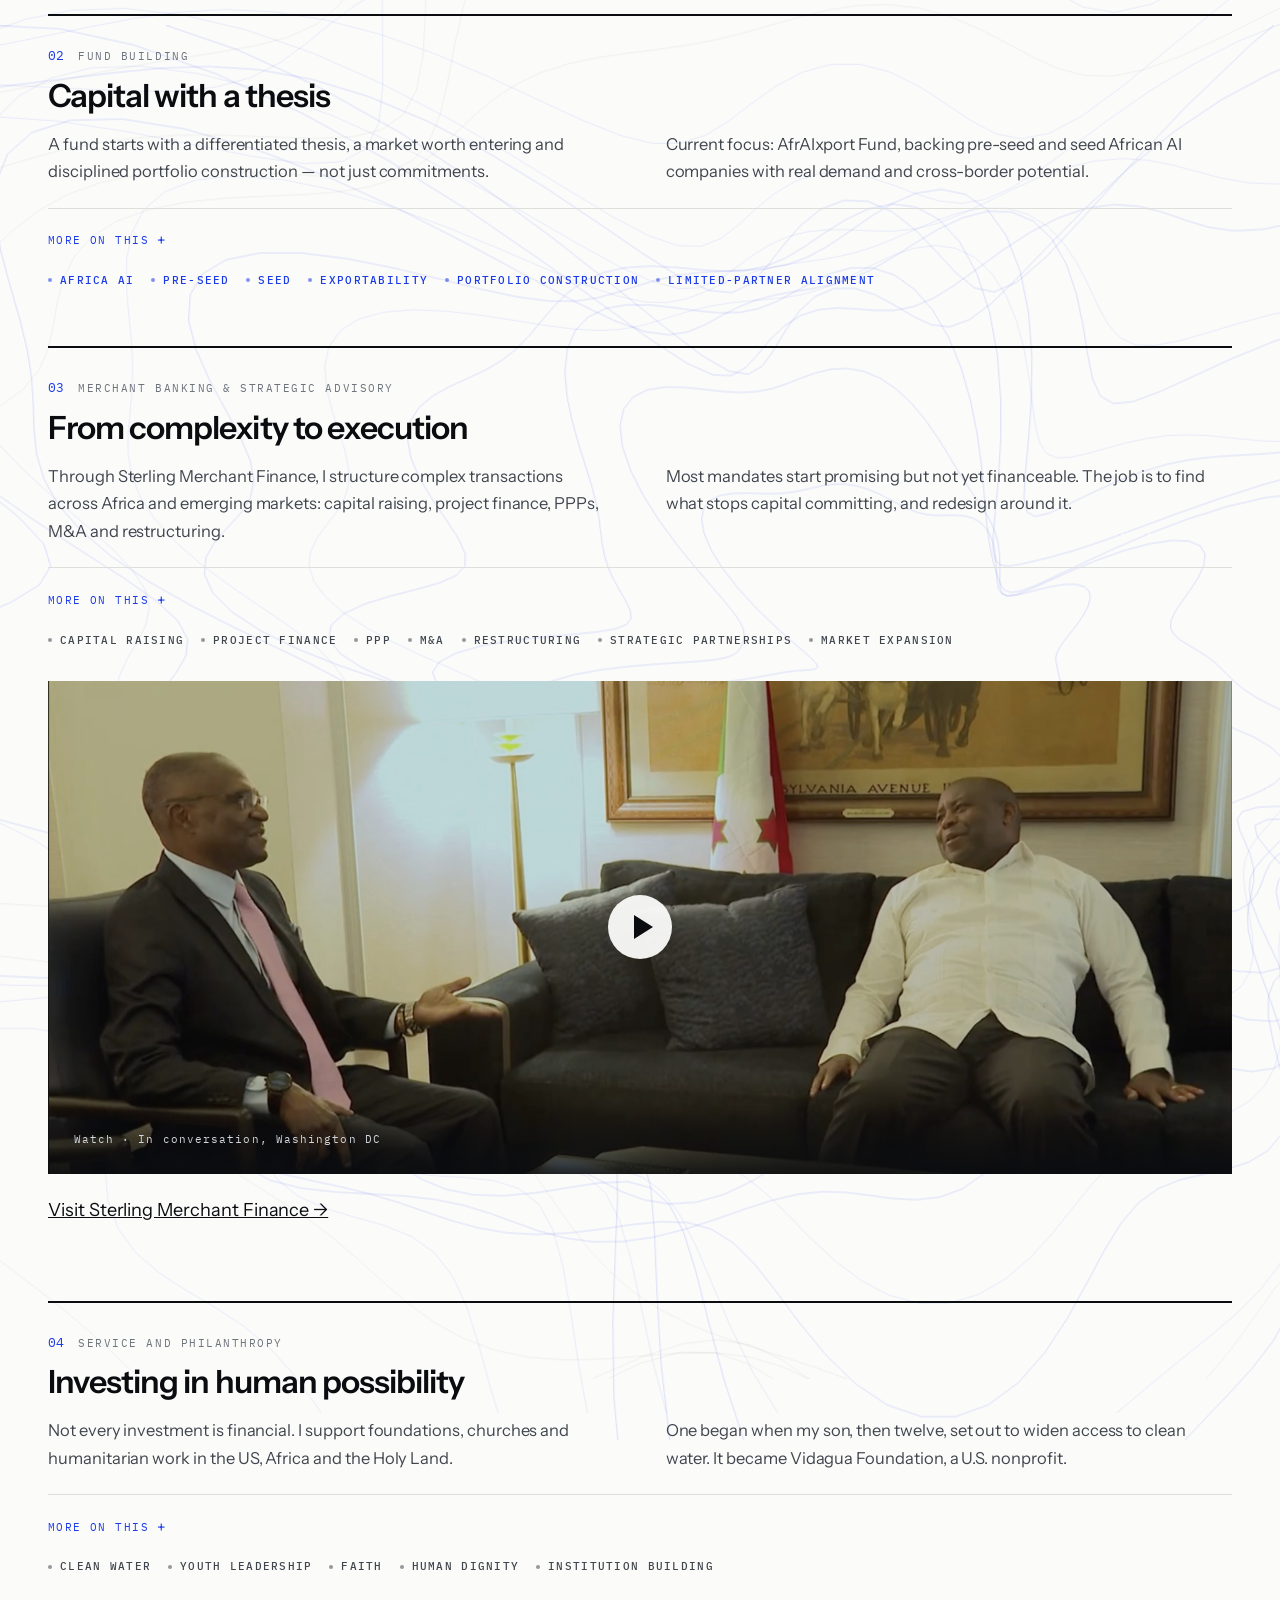
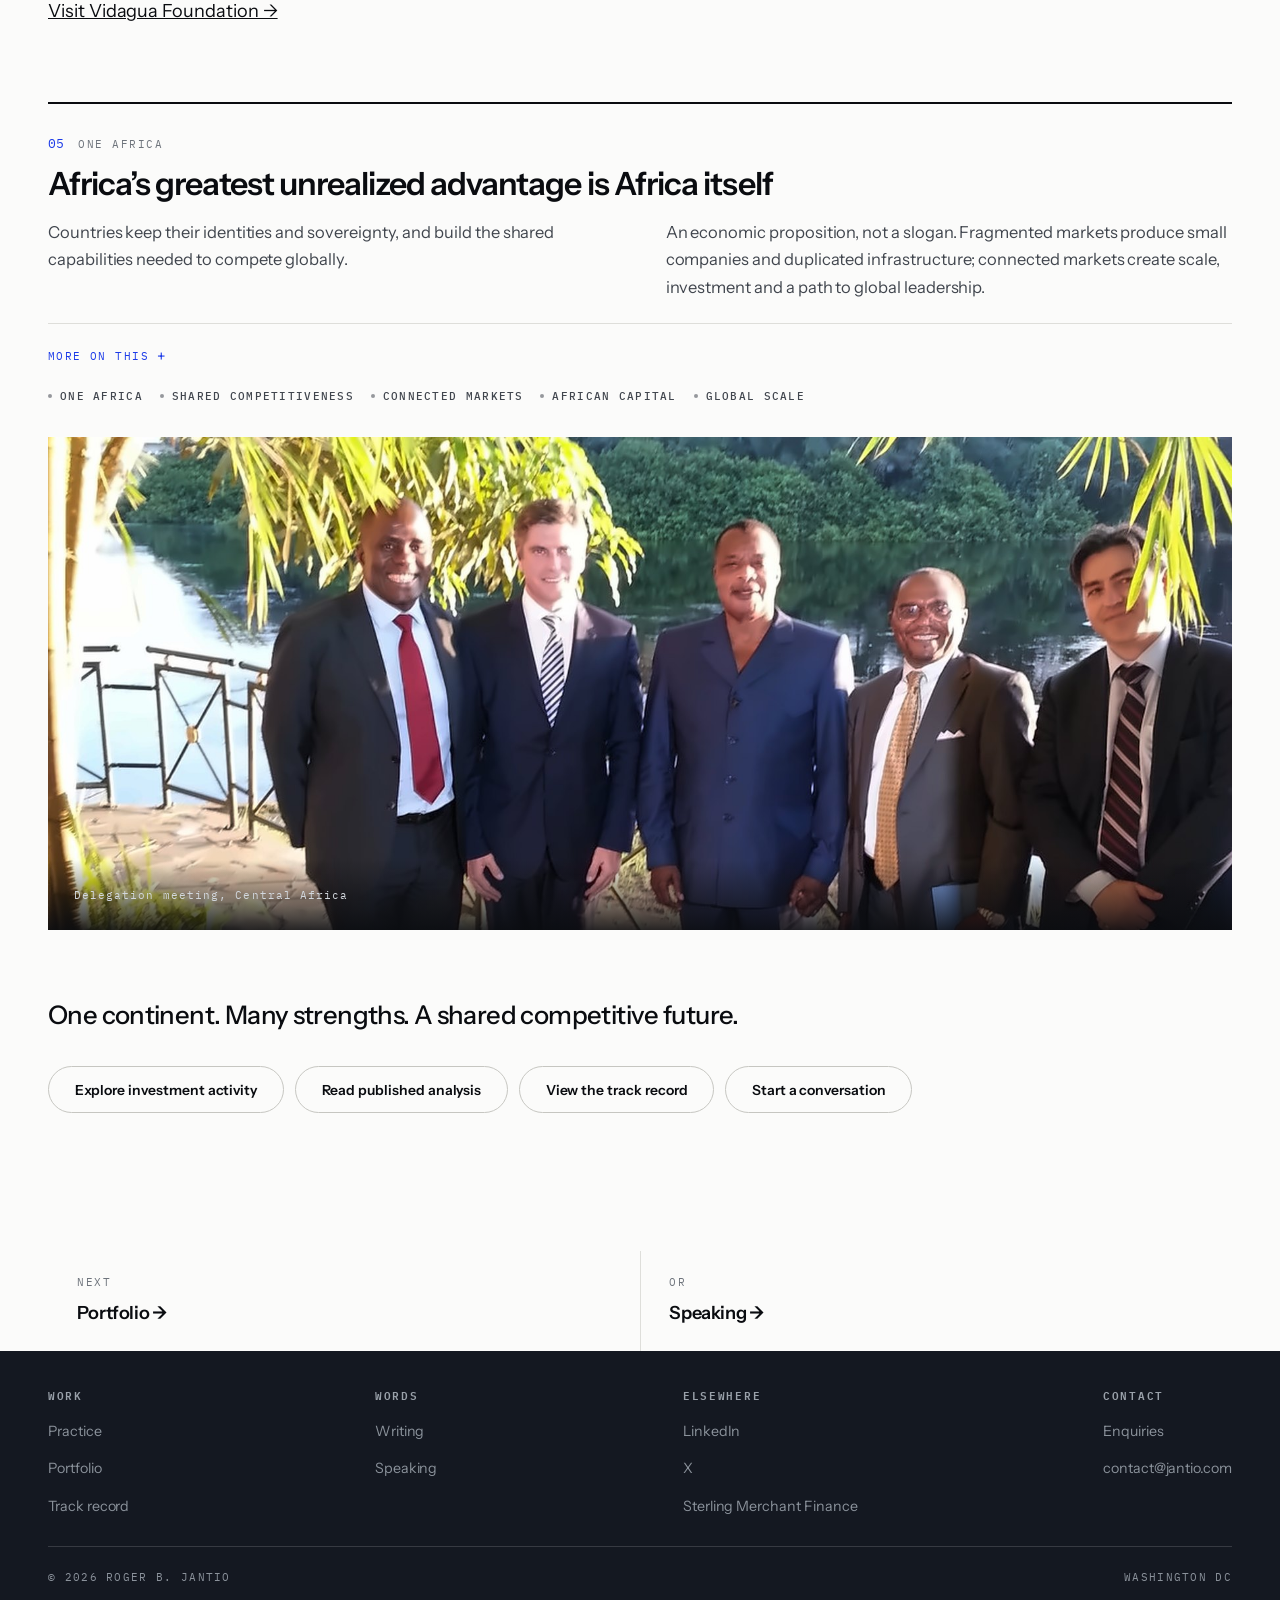
<file: practice.html>
<!DOCTYPE html>
<html lang="en">
<head>
<meta charset="utf-8">
<meta name="viewport" content="width=device-width, initial-scale=1">
<title>Practice &middot; Roger B. Jantio</title>
<meta name="description" content="Three connected practices: advising institutions on AI adoption, early-stage AI investment, and building the investment case for Africa's AI ecosystem.">
<link rel="preconnect" href="https://fonts.googleapis.com">
<link rel="preconnect" href="https://fonts.gstatic.com" crossorigin>
<link href="https://fonts.googleapis.com/css2?family=Instrument+Sans:ital,wght@0,400;0,500;0,600;0,700;1,400&family=IBM+Plex+Mono:wght@400;500;600&display=swap" rel="stylesheet">
<link rel="icon" type="image/png" href="images/favicon.png">
<link rel="stylesheet" href="assets/roger.css">
</head>
<body>
<nav class="nav">
  <div class="nav-in">
    <a class="id" href="/"><span class="dot" aria-hidden="true"></span>Roger&nbsp;B.&nbsp;Jantio</a>
    <ul class="nav-links">
      <li><a href="/practice" aria-current="page">Practice</a></li>
      <li><a href="/portfolio">Portfolio</a></li>
      <li><a href="/writing">Writing</a></li>
      <li><a href="/speaking">Speaking</a></li>
      <li><a href="/record">Record</a></li>
      <li><a href="/about">About</a></li>
      <li><a href="/contact">Contact</a></li>
    </ul>
    <button class="burger" aria-label="Menu" aria-expanded="false"><i></i><i></i><i></i></button>
  </div>
</nav>
<header class="phero">
  <div class="field" aria-hidden="true"></div>
  <div class="phero-img" aria-hidden="true"><img src="images/ph-practice.jpg" alt=""></div>
  <div class="wrap">
    <p class="crumb">Practice / Work</p>
    <h1 class="h1">Investing. Building. Structuring.</h1>
    <p class="dek">Global principal investment, fund building, merchant banking, and a practical One Africa agenda.</p>
  </div>
</header>

<section class="cols sect">
  <div class="field" aria-hidden="true"></div>
  <div class="wrap">
    <span class="lab">Work</span>
    <h2 class="h2">Investing. Building. Structuring.</h2>
    <div class="duo" style="margin-top:clamp(1.2rem,2.6vw,1.8rem)">
      <p class="dek">Investing, fund building and merchant banking, with a One Africa agenda running through all three.</p>
      <p class="dek">One discipline throughout: find real demand, locate the value, allocate risk, and test whether it can be financed, governed and scaled.</p>
    </div>

    <div class="pnum">
      <div class="pnum-hd"><span class="pnum-n">01</span><span class="pnum-l">Global principal investment</span></div>
      <h3>Before consensus</h3>
      <div class="pnum-bd">
        <div><p>Private and public markets, directly and through SPVs, venture funds and funds of funds. Concentrated in AI and frontier technology.</p></div>
        <div><p>Angel through Series B, with early exposure to Anthropic, OpenAI, Boom Supersonic and Databricks.</p></div>
      </div>
      <details class="more"><summary>More on this</summary><div class="more-bd"><p>A compelling demonstration may open the door, but it is not an investment case. I look for a consequential problem, credible demand, differentiated capability, a strong team, defensible advantages, disciplined economics, and a plausible path from an initial use case to repeatable growth.</p><p>For direct venture investments, credible 10&times; potential is an underwriting threshold &mdash; not a prediction. Early-stage risk must be compensated by the possibility of an exceptional outcome, while valuation, concentration, dilution, and the capital required to reach scale remain equally important.</p><p>Having invested through several technology cycles, including the dot-com era, I learned that enthusiasm, capital, and credible-looking narratives can travel together for longer than fundamentals justify. Not every lesson came cheaply. The scars no longer hurt, but the lessons are embedded in my investment doctrine: distinguish adoption from attention, protect against valuation excess, understand how much capital a company will require, and never confuse an impressive technology with a durable business.</p><p>Hype rarely disappears all at once. It fractures. Durable companies survive because customers continue to value what they provide after attention and easy capital have moved elsewhere.</p></div></details>
      <div class="tags" style="margin-top:1.1rem"><span class="chip chip-a">Direct investment</span><span class="chip chip-a">SPVs</span><span class="chip chip-a">Venture funds</span><span class="chip chip-a">Funds of funds</span><span class="chip chip-a">Public markets</span></div>
      <figure class="photoband vband" data-yt="Ud7hTiPUIkk" style="margin-top:clamp(1.4rem,3vw,2rem)">
        <img src="images/practice-investment.jpg" alt="Roger B. Jantio in conversation during a Financial Afrik interview">
        <button class="vbtn" type="button" aria-label="Play: Exclusive interview with Sir Roger B. Jantio, Financial Afrik"><i aria-hidden="true"></i></button>
        <figcaption>Watch &middot; Financial Afrik, exclusive interview</figcaption>
        <div class="ghost">Photo band<br>images/practice-investment.jpg</div>
      </figure>
      <p style="margin-top:1.3rem"><a class="out" href="/portfolio">Explore investment activity &rarr;</a></p>
    </div>

    <div class="pnum" id="fund">
      <div class="pnum-hd"><span class="pnum-n">02</span><span class="pnum-l">Fund building</span></div>
      <h3>Capital with a thesis</h3>
      <div class="pnum-bd">
        <div><p>A fund starts with a differentiated thesis, a market worth entering and disciplined portfolio construction &mdash; not just commitments.</p></div>
        <div><p>Current focus: AfrAIxport Fund, backing pre-seed and seed African AI companies with real demand and cross-border potential.</p></div>
      </div>
      <details class="more"><summary>More on this</summary><div class="more-bd"><p>The thesis reflects a practical One Africa conviction. African founders should not be confined by fragmented national markets. Companies capable of serving customers across the continent &mdash; and ultimately competing globally &mdash; can build larger businesses, attract more appropriate capital, and contribute to shared economic competitiveness.</p><p>Building such a platform requires more than selecting companies. It requires alignment with limited partners, access to capable founders, disciplined reserves, institutional governance, reliable reporting, and networks that can help portfolio companies secure customers, talent, follow-on capital, and entry into new markets.</p><p>The objective is not to finance more experiments. It is to help build competitive companies, and an ecosystem in which each successful company increases the probability of the next.</p></div></details>
      <div class="tags" style="margin-top:1.1rem"><span class="chip chip-a">Africa AI</span><span class="chip chip-a">Pre-seed</span><span class="chip chip-a">Seed</span><span class="chip chip-a">Exportability</span><span class="chip chip-a">Portfolio construction</span><span class="chip chip-a">Limited-partner alignment</span></div>
    </div>

    <div class="pnum">
      <div class="pnum-hd"><span class="pnum-n">03</span><span class="pnum-l">Merchant banking &amp; strategic advisory</span></div>
      <h3>From complexity to execution</h3>
      <div class="pnum-bd">
        <div><p>Through Sterling Merchant Finance, I structure complex transactions across Africa and emerging markets: capital raising, project finance, PPPs, M&amp;A and restructuring.</p></div>
        <div><p>Most mandates start promising but not yet financeable. The job is to find what stops capital committing, and redesign around it.</p></div>
      </div>
      <details class="more"><summary>More on this</summary><div class="more-bd"><p>More than three decades of working with governments, development institutions, corporations, sponsors, and investors have taught me that capital is rarely the only constraint. Transactions also fail because responsibilities are unclear, incentives are misaligned, risks sit with parties unable to carry them, or no credible path connects the proposal to execution.</p><p>Strategic advisory is therefore selective and senior-led. I become involved where judgment, structuring experience, institutional relationships, and sustained engagement can materially change the outcome, not where a client simply needs another report.</p><p>This also extends to institutions confronting consequential AI decisions: where AI genuinely belongs, what measurable value it should create, how it should be governed, and what deployment will cost after integration, oversight, and organizational change are properly considered.</p><p>Where conviction and interests align, Sterling may invest its own capital, participate in the resulting platform, or share in the long-term value it helps create.</p></div></details>
      <div class="tags" style="margin-top:1.1rem"><span class="chip chip">Capital raising</span><span class="chip chip">Project finance</span><span class="chip chip">PPP</span><span class="chip chip">M&amp;A</span><span class="chip chip">Restructuring</span><span class="chip chip">Strategic partnerships</span><span class="chip chip">Market expansion</span></div>
      <figure class="photoband vband" data-yt="puz41oNxIr0" style="margin-top:clamp(1.4rem,3vw,2rem)">
        <img src="images/practice-advisory.jpg" alt="Roger B. Jantio in conversation at a meeting in Washington DC">
        <button class="vbtn" type="button" aria-label="Play: Audience with the President of Burundi"><i aria-hidden="true"></i></button>
        <figcaption>Watch &middot; In conversation, Washington DC</figcaption>
        <div class="ghost">Photo band<br>images/practice-advisory.jpg</div>
      </figure>
      <p style="margin-top:1.3rem"><a class="out" href="https://www.sterlingus.com/" target="_blank" rel="noopener">Visit Sterling Merchant Finance &rarr;</a></p>
    </div>

    <div class="pnum">
      <div class="pnum-hd"><span class="pnum-n">04</span><span class="pnum-l">Service and philanthropy</span></div>
      <h3>Investing in human possibility</h3>
      <div class="pnum-bd">
        <div><p>Not every investment is financial. I support foundations, churches and humanitarian work in the US, Africa and the Holy Land.</p></div>
        <div><p>One began when my son, then twelve, set out to widen access to clean water. It became Vidagua Foundation, a U.S. nonprofit.</p></div>
      </div>
      <details class="more"><summary>More on this</summary><div class="more-bd"><p>Vidagua works to expand access to safe drinking water through filtration systems for schools and homeless shelters in the United States and water solutions for underserved communities in developing countries. Its work reflects a simple principle: clean water is fundamental to health, dignity, education, and sustainable human development.</p><p>Helping a young person turn concern into an institution reinforced something I have seen throughout my career: consequential change often begins before the person pursuing it has conventional credentials, abundant resources, or permission from established institutions. What matters first is conviction &mdash; and then the discipline to build around it.</p><p>My broader social engagement follows the same principle: strengthen institutions already serving people, help practical initiatives move from goodwill to execution, and invest time, relationships, and resources where they can create lasting human value.</p></div></details>
      <div class="tags" style="margin-top:1.1rem"><span class="chip chip">Clean water</span><span class="chip chip">Youth leadership</span><span class="chip chip">Faith</span><span class="chip chip">Human dignity</span><span class="chip chip">Institution building</span></div>
      <p style="margin-top:1.3rem"><a class="out" href="https://www.vidagua.org/" target="_blank" rel="noopener">Visit Vidagua Foundation &rarr;</a></p>
    </div>

    <div class="pnum">
      <div class="pnum-hd"><span class="pnum-n">05</span><span class="pnum-l">One Africa</span></div>
      <h3>Africa&rsquo;s greatest unrealized advantage is Africa itself</h3>
      <div class="pnum-bd">
        <div><p>Countries keep their identities and sovereignty, and build the shared capabilities needed to compete globally.</p></div>
        <div><p>An economic proposition, not a slogan. Fragmented markets produce small companies and duplicated infrastructure; connected markets create scale, investment and a path to global leadership.</p></div>
      </div>
      <details class="more"><summary>More on this</summary><div class="more-bd"><p>The opportunities now emerging &mdash; in artificial intelligence, trade, financial services, energy, infrastructure, healthcare, agriculture, and the creative economy &mdash; will not reach their full potential if they remain confined within national borders. Africa needs interoperable systems, trusted institutions, connected infrastructure, regional capital, and companies designed to serve multiple markets from the beginning.</p><p>Shared competitiveness does not mean that every country advances in the same sectors or at the same speed. It means that the success of one country, institution, or company strengthens the capabilities available to others &mdash; and that Africa competes globally with the advantage of a larger, connected economic space.</p><p>This conviction connects all my work. Principal investment helps promising companies emerge. Fund building gives them appropriate capital. Merchant banking connects opportunity to execution. Social engagement ensures that economic progress remains anchored in human dignity and shared prosperity.</p><p>The ambition is not merely for Africa to participate in the industries of the future. It is for African companies, institutions and ideas to help shape them.</p></div></details>
      <div class="tags" style="margin-top:1.1rem"><span class="chip chip">One Africa</span><span class="chip chip">Shared competitiveness</span><span class="chip chip">Connected markets</span><span class="chip chip">African capital</span><span class="chip chip">Global scale</span></div>
      <figure class="photoband" style="margin-top:clamp(1.4rem,3vw,2rem)">
        <img src="images/practice-africa.jpg" alt="Roger B. Jantio with a delegation beside a river in Central Africa">
        <figcaption>Delegation meeting, Central Africa</figcaption>
        <div class="ghost">Photo band<br>images/practice-africa.jpg</div>
      </figure>
    </div>

    <p class="fin">One continent. Many strengths. A shared competitive future.</p>
    <div class="fin-links">
      <a class="pill pill-d" href="/portfolio">Explore investment activity</a>
      <a class="pill pill-o" href="/writing">Read published analysis</a>
      <a class="pill pill-o" href="/record">View the track record</a>
      <a class="pill pill-o" href="/contact">Start a conversation</a>
    </div>
  </div>
</section>

<div class="wrap">
  <div class="nextnav">
    <a href="/portfolio"><span class="k">Next</span><span class="t">Portfolio &rarr;</span></a>
    <a href="/speaking"><span class="k">Or</span><span class="t">Speaking &rarr;</span></a>
  </div>
</div>
<footer>
  <div class="foot-in">
    <div class="foot-top">
      <div><h5>Work</h5><ul><li><a href="/practice">Practice</a></li><li><a href="/portfolio">Portfolio</a></li><li><a href="/record">Track record</a></li></ul></div>
      <div><h5>Words</h5><ul><li><a href="/writing">Writing</a></li><li><a href="/speaking">Speaking</a></li></ul></div>
      <div><h5>Elsewhere</h5><ul>
        <li><a href="https://www.linkedin.com/in/roger-jantio-3262a113/" target="_blank" rel="noopener">LinkedIn</a></li>
        <li><a href="https://x.com/Rjantio" target="_blank" rel="noopener">X</a></li>
        <li><a href="https://www.sterlingus.com" target="_blank" rel="noopener">Sterling Merchant Finance</a></li>
      </ul></div>
      <div><h5>Contact</h5><ul><li><a href="/contact">Enquiries</a></li><li><a href="mailto:contact@jantio.com">contact@jantio.com</a></li></ul></div>
    </div>
    <div class="foot-bot"><span>&copy; 2026 Roger B. Jantio</span><span>Washington&nbsp;DC</span></div>
  </div>
</footer>

<script src="assets/site.js"></script>
</body>
</html>
</file>
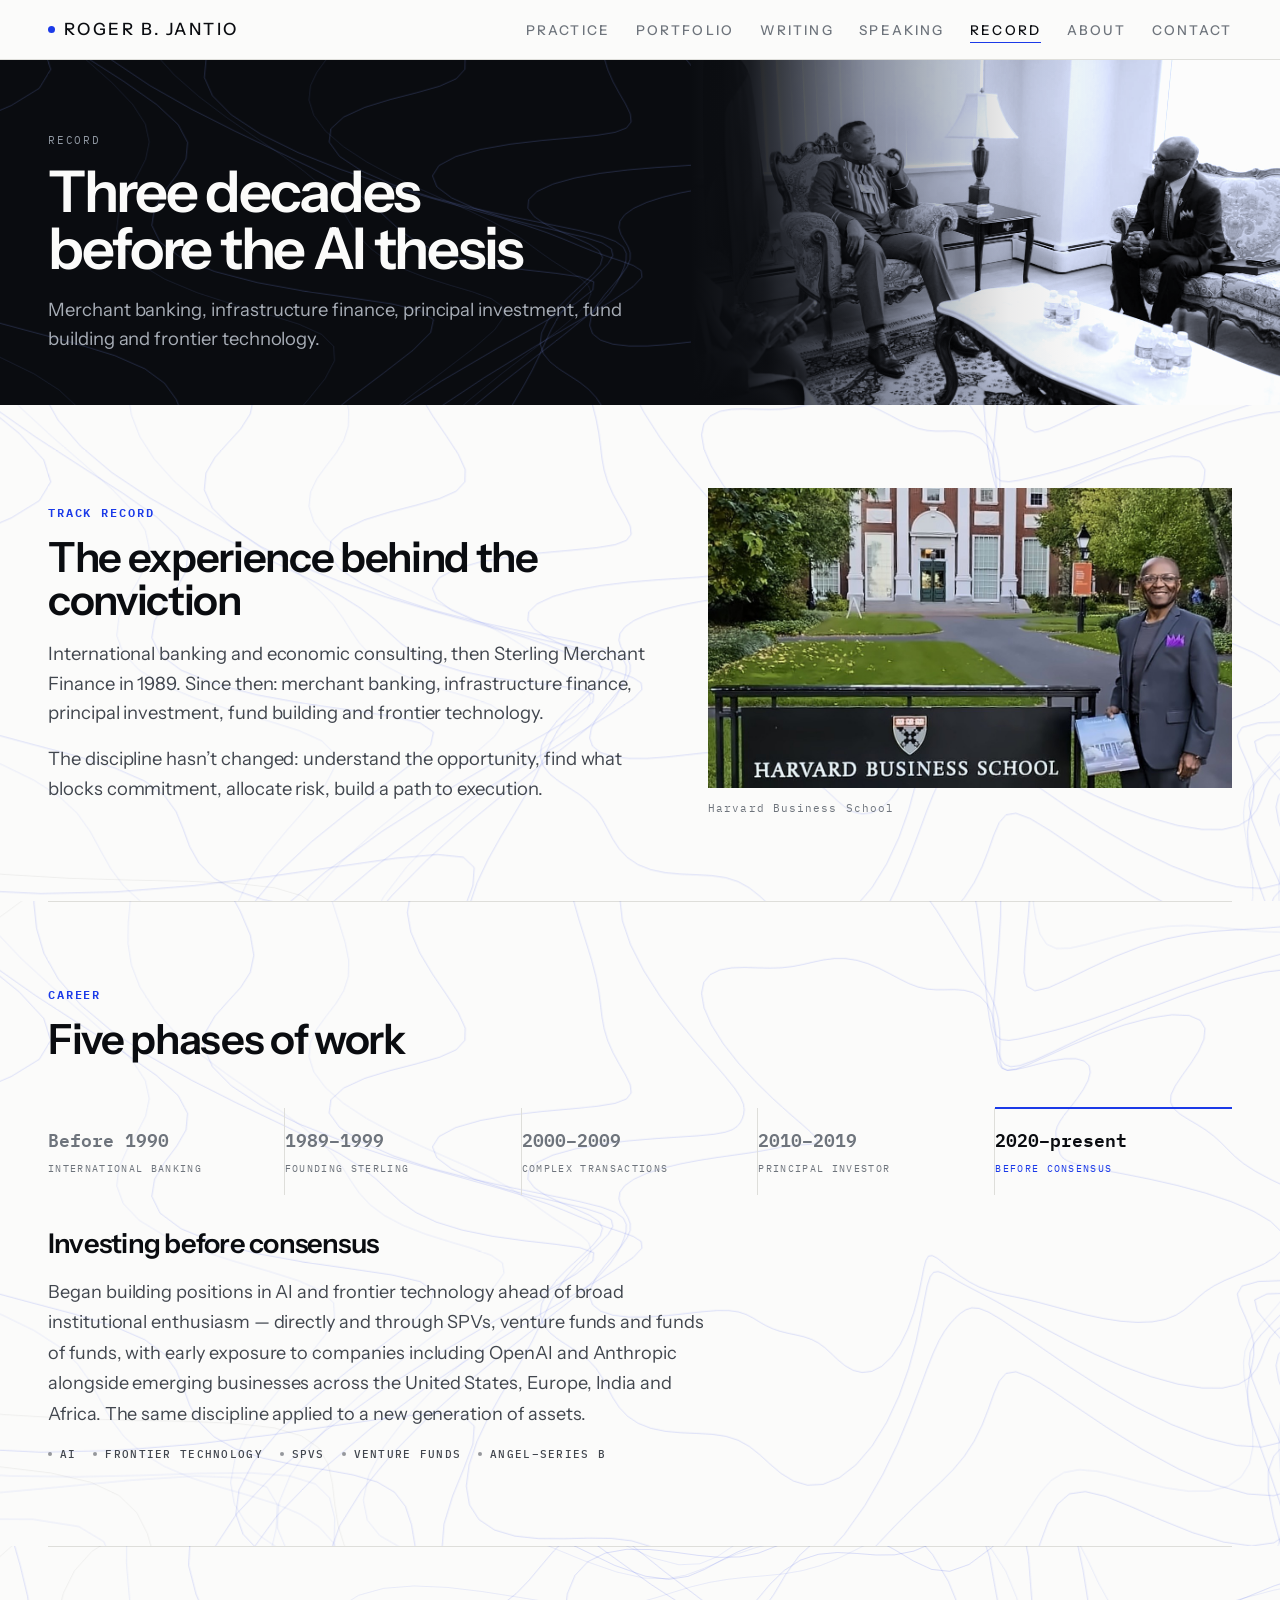
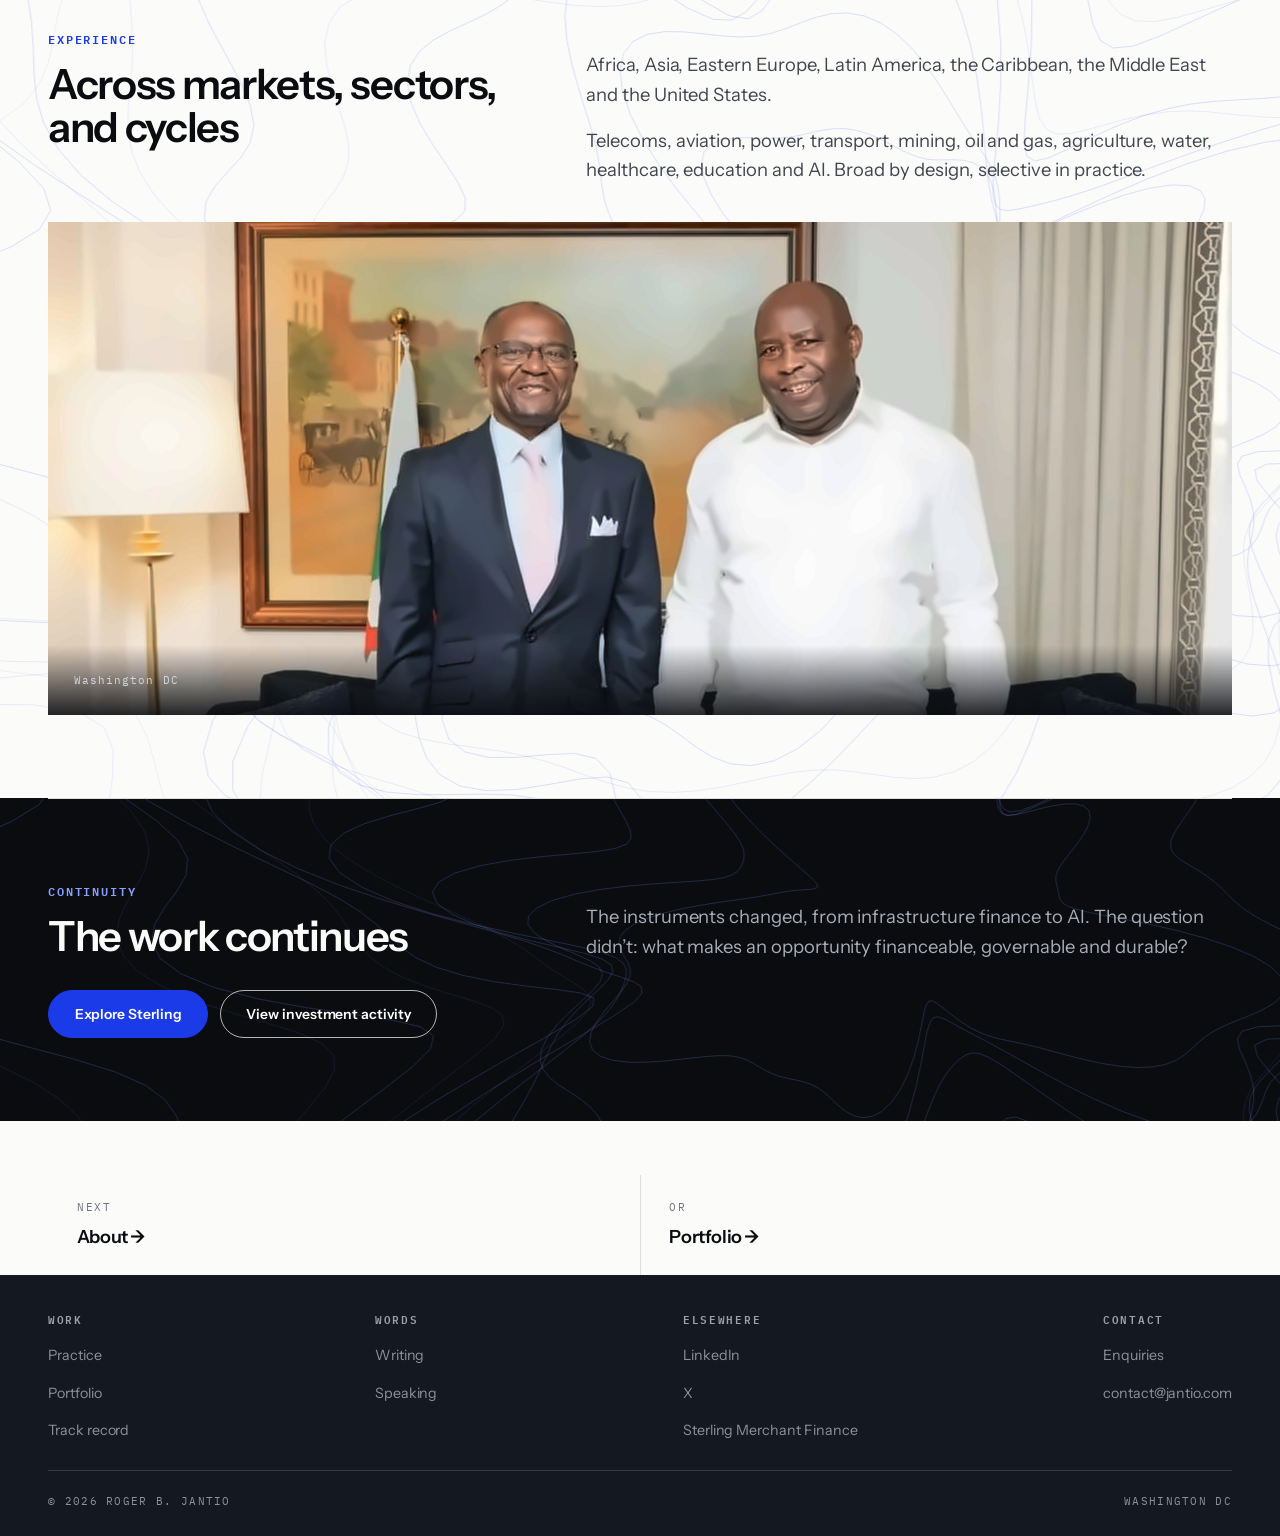
<file: record.html>
<!DOCTYPE html>
<html lang="en">
<head>
<meta charset="utf-8">
<meta name="viewport" content="width=device-width, initial-scale=1">
<title>Track record &middot; Roger B. Jantio</title>
<meta name="description" content="More than three decades structuring infrastructure and project finance across Africa and other emerging markets, before the AI thesis.">
<link rel="preconnect" href="https://fonts.googleapis.com">
<link rel="preconnect" href="https://fonts.gstatic.com" crossorigin>
<link href="https://fonts.googleapis.com/css2?family=Instrument+Sans:ital,wght@0,400;0,500;0,600;0,700;1,400&family=IBM+Plex+Mono:wght@400;500;600&display=swap" rel="stylesheet">
<link rel="icon" type="image/png" href="images/favicon.png">
<link rel="stylesheet" href="assets/roger.css">
</head>
<body>
<nav class="nav">
  <div class="nav-in">
    <a class="id" href="/"><span class="dot" aria-hidden="true"></span>Roger&nbsp;B.&nbsp;Jantio</a>
    <ul class="nav-links">
      <li><a href="/practice">Practice</a></li>
      <li><a href="/portfolio">Portfolio</a></li>
      <li><a href="/writing">Writing</a></li>
      <li><a href="/speaking">Speaking</a></li>
      <li><a href="/record" aria-current="page">Record</a></li>
      <li><a href="/about">About</a></li>
      <li><a href="/contact">Contact</a></li>
    </ul>
    <button class="burger" aria-label="Menu" aria-expanded="false"><i></i><i></i><i></i></button>
  </div>
</nav>
<header class="phero dk">
  <div class="field" aria-hidden="true"></div>
  <div class="phero-img" aria-hidden="true"><img src="images/ph-record.jpg" alt=""></div>
  <div class="wrap">
    <p class="crumb">Record</p>
    <h1 class="h1">Three decades before the AI thesis</h1>
    <p class="dek">Merchant banking, infrastructure finance, principal investment, fund building and frontier technology.</p>
  </div>
</header>

<section class="sect">
  <div class="field" aria-hidden="true"></div>
  <div class="wrap">
    <div class="split split-wide">
    <div class="split-body">
    <span class="lab">Track record</span>
    <h2 class="h2">The experience behind the conviction</h2>
    <p class="dek">International banking and economic consulting, then Sterling Merchant Finance in 1989. Since then: merchant banking, infrastructure finance, principal investment, fund building and frontier technology.</p>
    <p class="dek">The discipline hasn&rsquo;t changed: understand the opportunity, find what blocks commitment, allocate risk, build a path to execution.</p>
    </div>
    <figure class="sf-img split-img hbs"><img src="images/record-hbs.jpg" alt="Roger B. Jantio beside the Harvard Business School sign"><figcaption class="sf-cap">Harvard Business School</figcaption></figure>
    </div>
  </div>
</section>

<section class="sect hr">
  <div class="field" aria-hidden="true"></div>
  <div class="wrap">
    <span class="lab">Career</span>
    <h2 class="h2">Five phases of work</h2>
    <div class="tl">
      <div class="tl-rail" role="tablist" aria-label="Career phases">
        <button class="tl-btn" role="tab" data-i="0" aria-selected="false"><span class="yr">Before 1990</span><span class="cap">International banking</span></button>
        <button class="tl-btn" role="tab" data-i="1" aria-selected="false"><span class="yr">1989&ndash;1999</span><span class="cap">Founding Sterling</span></button>
        <button class="tl-btn" role="tab" data-i="2" aria-selected="false"><span class="yr">2000&ndash;2009</span><span class="cap">Complex transactions</span></button>
        <button class="tl-btn" role="tab" data-i="3" aria-selected="false"><span class="yr">2010&ndash;2019</span><span class="cap">Principal investor</span></button>
        <button class="tl-btn" role="tab" data-i="4" aria-selected="true"><span class="yr">2020&ndash;present</span><span class="cap">Before consensus</span></button>
      </div>
      <div class="tl-panel" id="tlp" role="tabpanel"></div>
    </div>
  </div>
</section>

<section class="cols sect hr">
  <div class="field" aria-hidden="true"></div>
  <div class="wrap">
    <span class="lab">Experience</span>
    <h2 class="h2">Across markets, sectors, and cycles</h2>
    <p class="dek">Africa, Asia, Eastern Europe, Latin America, the Caribbean, the Middle East and the United States.</p>
    <p class="dek">Telecoms, aviation, power, transport, mining, oil and gas, agriculture, water, healthcare, education and AI. Broad by design, selective in practice.</p>
      <figure class="photoband" style="margin-top:clamp(1.6rem,3.4vw,2.3rem)">
      <img src="images/record-side.jpg" alt="Roger B. Jantio at a meeting in Washington DC">
      <figcaption>Washington DC</figcaption>
      <div class="ghost">Photo band<br>images/record-side.jpg</div>
    </figure>
</div>
</section>

<section class="cols sect dk hr">
  <div class="field" aria-hidden="true"></div>
  <div class="wrap">
    <span class="lab">Continuity</span>
    <h2 class="h2">The work continues</h2>
    <p class="dek">The instruments changed, from infrastructure finance to AI. The question didn&rsquo;t: what makes an opportunity financeable, governable and durable?</p>
    <div class="fin-links">
      <a class="pill" href="https://www.sterlingus.com/" target="_blank" rel="noopener">Explore Sterling</a>
      <a class="pill pill-o" href="/portfolio">View investment activity</a>
    </div>
  </div>
</section>

<div class="wrap">
  <div class="nextnav">
    <a href="/about"><span class="k">Next</span><span class="t">About &rarr;</span></a>
    <a href="/portfolio"><span class="k">Or</span><span class="t">Portfolio &rarr;</span></a>
  </div>
</div>
<footer>
  <div class="foot-in">
    <div class="foot-top">
      <div><h5>Work</h5><ul><li><a href="/practice">Practice</a></li><li><a href="/portfolio">Portfolio</a></li><li><a href="/record">Track record</a></li></ul></div>
      <div><h5>Words</h5><ul><li><a href="/writing">Writing</a></li><li><a href="/speaking">Speaking</a></li></ul></div>
      <div><h5>Elsewhere</h5><ul>
        <li><a href="https://www.linkedin.com/in/roger-jantio-3262a113/" target="_blank" rel="noopener">LinkedIn</a></li>
        <li><a href="https://x.com/Rjantio" target="_blank" rel="noopener">X</a></li>
        <li><a href="https://www.sterlingus.com" target="_blank" rel="noopener">Sterling Merchant Finance</a></li>
      </ul></div>
      <div><h5>Contact</h5><ul><li><a href="/contact">Enquiries</a></li><li><a href="mailto:contact@jantio.com">contact@jantio.com</a></li></ul></div>
    </div>
    <div class="foot-bot"><span>&copy; 2026 Roger B. Jantio</span><span>Washington&nbsp;DC</span></div>
  </div>
</footer>

<script src="assets/site.js"></script>
</body>
</html>
</file>
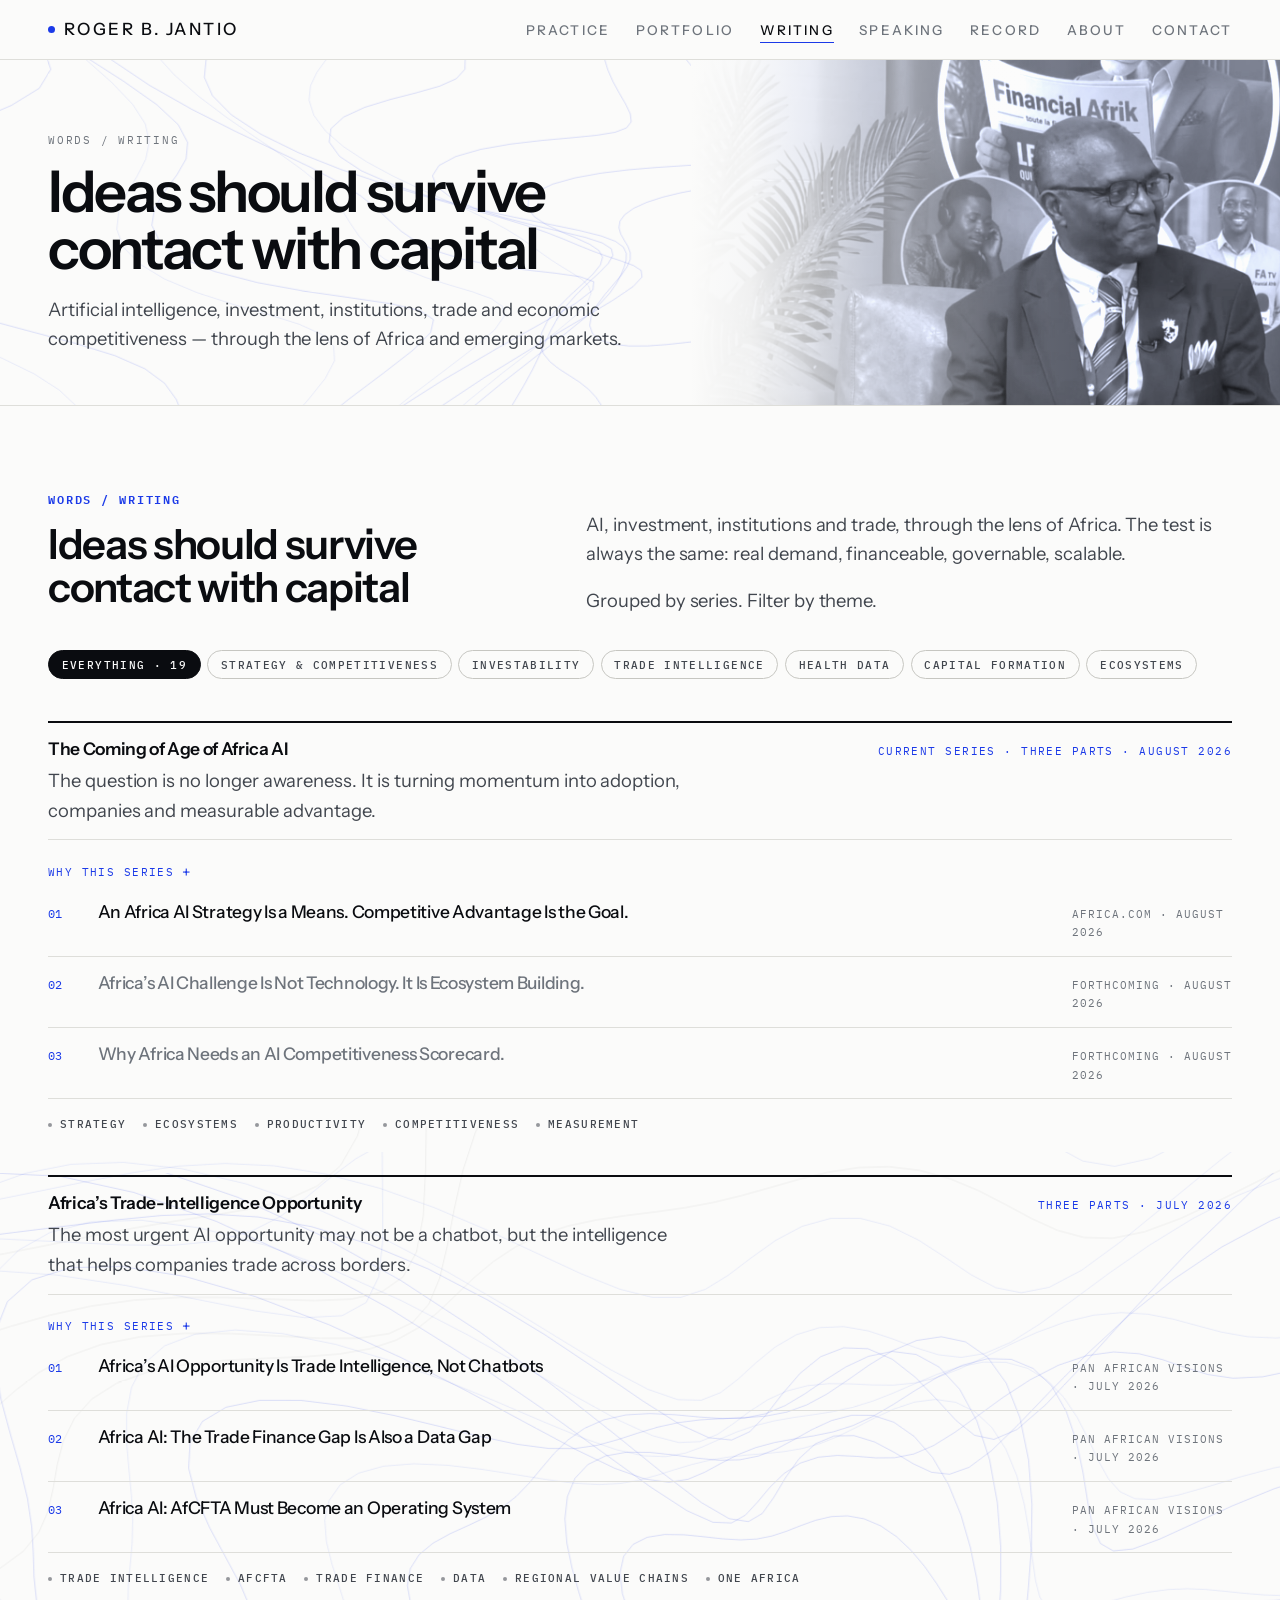
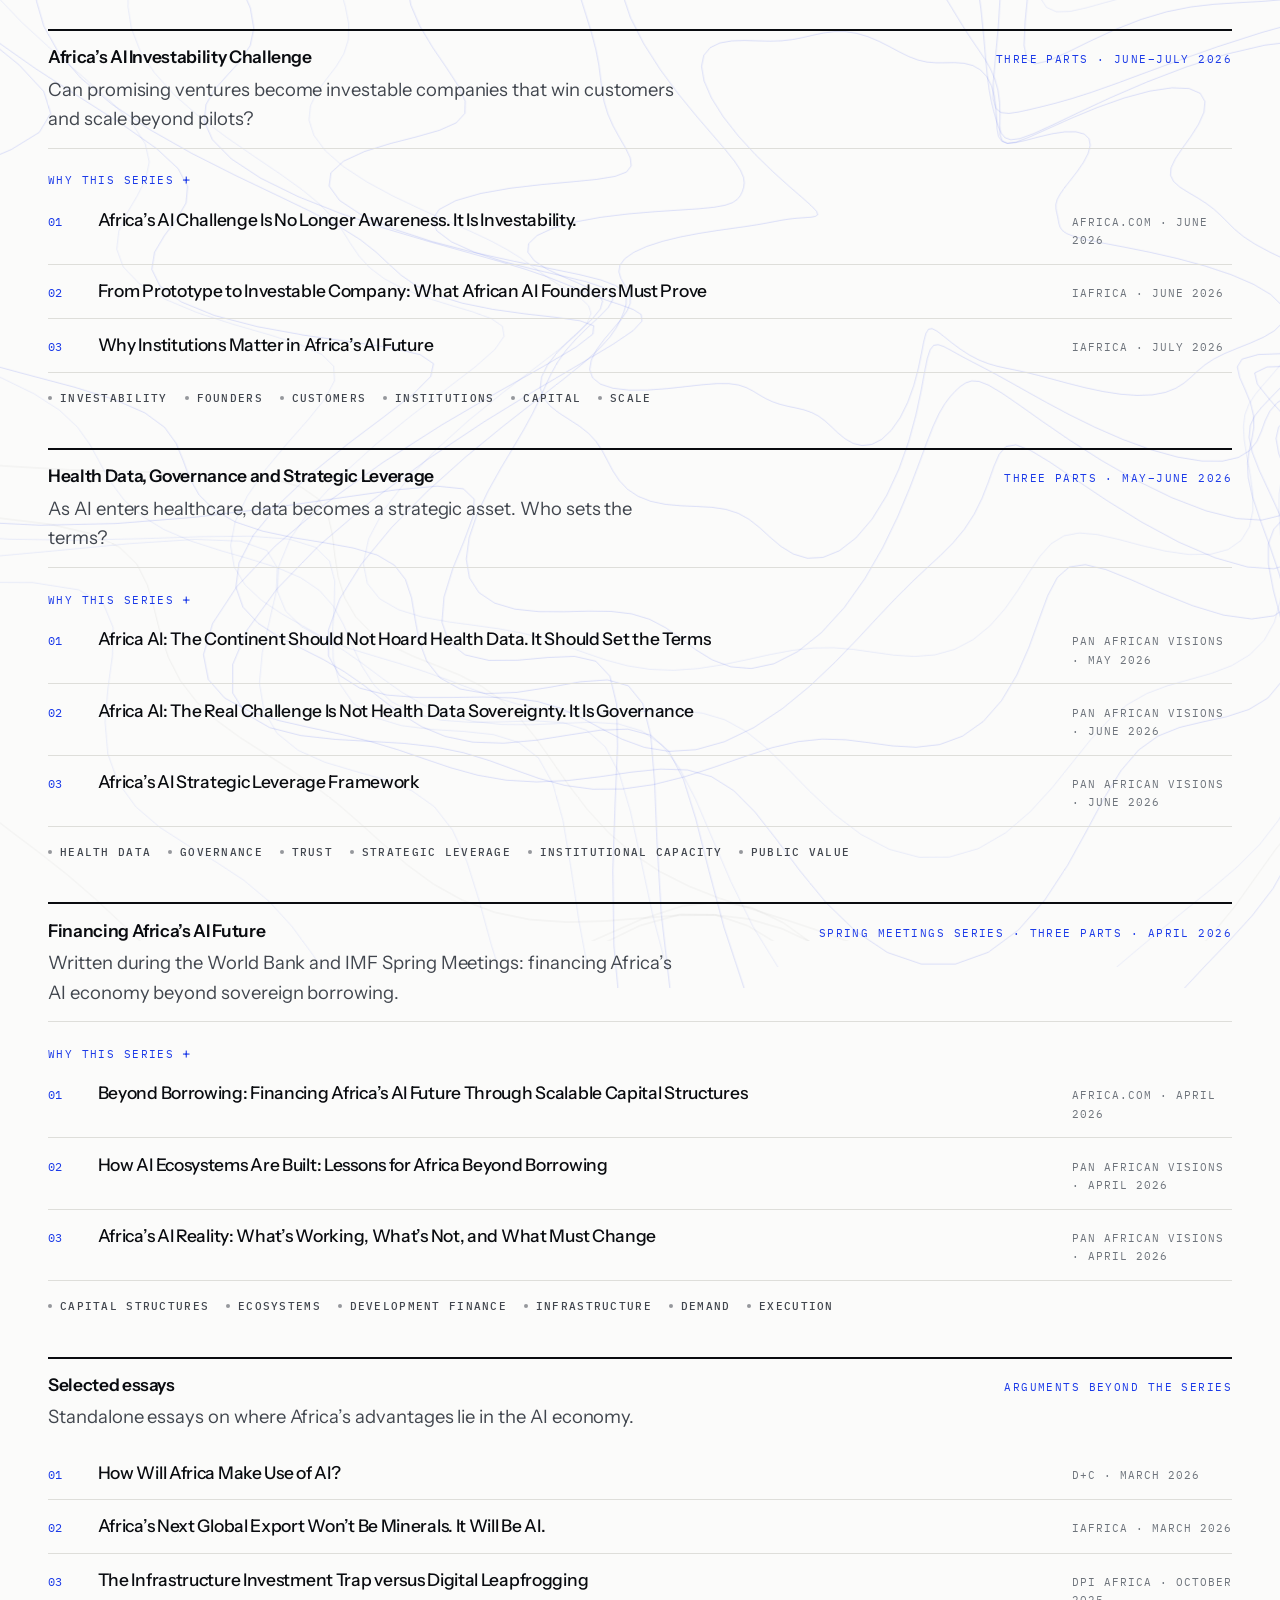
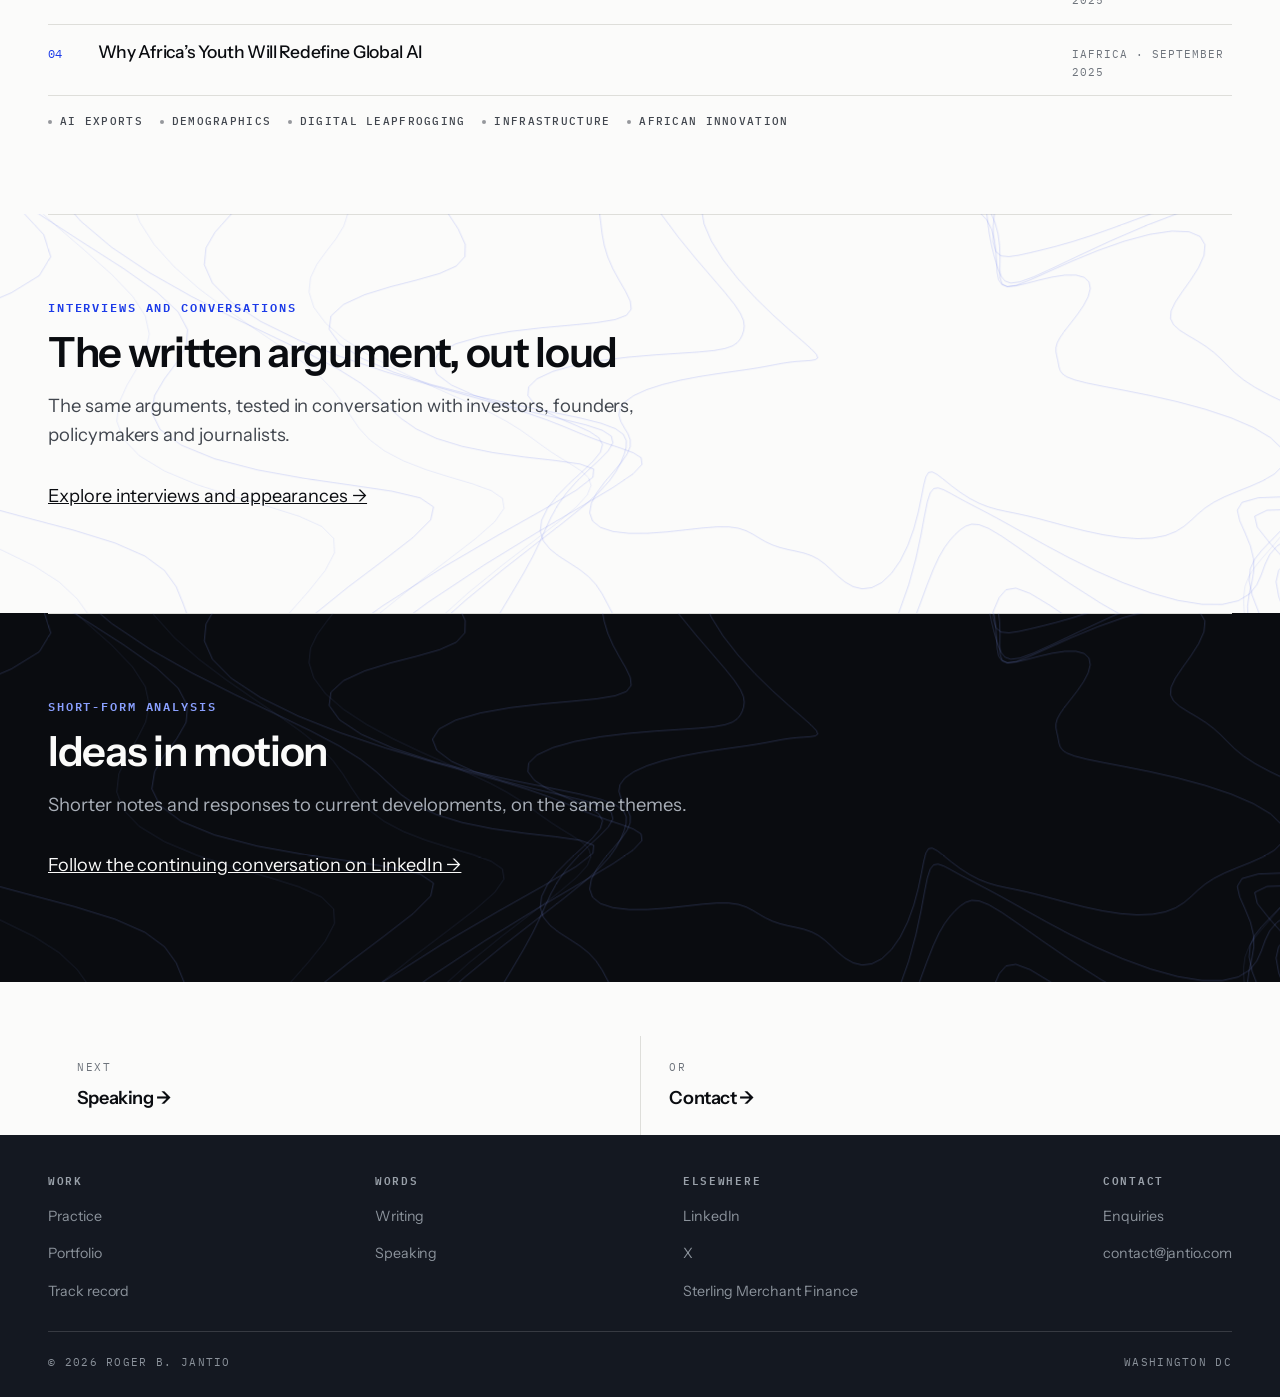
<file: writing.html>
<!DOCTYPE html>
<html lang="en">
<head>
<meta charset="utf-8">
<meta name="viewport" content="width=device-width, initial-scale=1">
<title>Writing &middot; Roger B. Jantio</title>
<meta name="description" content="Published essays on financing artificial intelligence in emerging markets.">
<link rel="preconnect" href="https://fonts.googleapis.com">
<link rel="preconnect" href="https://fonts.gstatic.com" crossorigin>
<link href="https://fonts.googleapis.com/css2?family=Instrument+Sans:ital,wght@0,400;0,500;0,600;0,700;1,400&family=IBM+Plex+Mono:wght@400;500;600&display=swap" rel="stylesheet">
<link rel="icon" type="image/png" href="images/favicon.png">
<link rel="stylesheet" href="assets/roger.css">
</head>
<body>
<nav class="nav">
  <div class="nav-in">
    <a class="id" href="/"><span class="dot" aria-hidden="true"></span>Roger&nbsp;B.&nbsp;Jantio</a>
    <ul class="nav-links">
      <li><a href="/practice">Practice</a></li>
      <li><a href="/portfolio">Portfolio</a></li>
      <li><a href="/writing" aria-current="page">Writing</a></li>
      <li><a href="/speaking">Speaking</a></li>
      <li><a href="/record">Record</a></li>
      <li><a href="/about">About</a></li>
      <li><a href="/contact">Contact</a></li>
    </ul>
    <button class="burger" aria-label="Menu" aria-expanded="false"><i></i><i></i><i></i></button>
  </div>
</nav>
<header class="phero">
  <div class="field" aria-hidden="true"></div>
  <div class="phero-img" aria-hidden="true"><img src="images/ph-writing.jpg" alt=""></div>
  <div class="wrap">
    <p class="crumb">Words / Writing</p>
    <h1 class="h1">Ideas should survive contact with capital</h1>
    <p class="dek">Artificial intelligence, investment, institutions, trade and economic competitiveness &mdash; through the lens of Africa and emerging markets.</p>
  </div>
</header>

<section class="cols sect">
  <div class="field" aria-hidden="true"></div>
  <div class="wrap">
    <span class="lab">Words / Writing</span>
    <h2 class="h2">Ideas should survive contact with capital</h2>
    <p class="dek">AI, investment, institutions and trade, through the lens of Africa. The test is always the same: real demand, financeable, governable, scalable.</p>
    <p class="dek">Grouped by series. Filter by theme.</p>
<div class="filters" id="topicfilters" role="group" aria-label="Filter writing by theme">
      <button class="fbtn" type="button" data-t="all" aria-pressed="true">Everything &middot; 19</button>
      <button class="fbtn" type="button" data-t="strategy">Strategy &amp; competitiveness</button>
      <button class="fbtn" type="button" data-t="investability">Investability</button>
      <button class="fbtn" type="button" data-t="trade">Trade intelligence</button>
      <button class="fbtn" type="button" data-t="health">Health data</button>
      <button class="fbtn" type="button" data-t="financing">Capital formation</button>
      <button class="fbtn" type="button" data-t="ecosystems">Ecosystems</button>
    </div>
    <p class="f-empty" id="topicempty">Nothing under that theme yet.</p>

    <div class="grp" data-g="a">
      <div class="grp-hd"><h3>The Coming of Age of Africa AI</h3><span class="cnt">Current series &middot; Three parts &middot; August 2026</span></div>
      <p class="dek" style="margin:.2rem 0 .9rem">The question is no longer awareness. It is turning momentum into adoption, companies and measurable advantage.</p>
      <details class="more"><summary>Why this series</summary><div class="more-bd"><p>This series examines the transition from AI ambition to capability: why strategy is only a means, why ecosystems determine whether promising companies can scale, and why Africa ultimately needs a credible way to measure AI competitiveness.</p></div></details>
      <ul class="arts">
        <li data-t="strategy ecosystems"><a href="https://africa.com/an-africa-ai-strategy-is-a-means-competitive-advantage-is-the-goal" target="_blank" rel="noopener"><span class="ix">01</span><span class="ti">An Africa AI Strategy Is a Means. Competitive Advantage Is the Goal.</span><span class="sr">Africa.com &middot; August 2026</span></a></li>
        <li data-t="strategy ecosystems"><span class="pend"><span class="ix">02</span><span class="ti">Africa&rsquo;s AI Challenge Is Not Technology. It Is Ecosystem Building.</span><span class="sr">Forthcoming &middot; August 2026</span></span></li>
        <li data-t="strategy"><span class="pend"><span class="ix">03</span><span class="ti">Why Africa Needs an AI Competitiveness Scorecard.</span><span class="sr">Forthcoming &middot; August 2026</span></span></li>
      </ul>
      <div class="tags" style="margin-top:1rem"><span class="chip">Strategy</span><span class="chip">Ecosystems</span><span class="chip">Productivity</span><span class="chip">Competitiveness</span><span class="chip">Measurement</span></div>
    </div>

    <div class="grp" data-g="b">
      <div class="grp-hd"><h3>Africa&rsquo;s Trade-Intelligence Opportunity</h3><span class="cnt">Three parts &middot; July 2026</span></div>
      <p class="dek" style="margin:.2rem 0 .9rem">The most urgent AI opportunity may not be a chatbot, but the intelligence that helps companies trade across borders.</p>
      <details class="more"><summary>Why this series</summary><div class="more-bd"><p>Anchored in the realities of African trade and the implementation of the African Continental Free Trade Area, this series examines how data and artificial intelligence could help transform continental integration from policy architecture into everyday commercial capability.</p></div></details>
      <ul class="arts">
        <li data-t="trade"><a href="https://panafricanvisions.com/2026/07/africas-ai-opportunity-is-trade-intelligence-not-chatbots/" target="_blank" rel="noopener"><span class="ix">01</span><span class="ti">Africa&rsquo;s AI Opportunity Is Trade Intelligence, Not Chatbots</span><span class="sr">Pan African Visions &middot; July 2026</span></a></li>
        <li data-t="trade financing"><a href="https://panafricanvisions.com/2026/07/africa-ai-the-trade-finance-gap-is-also-a-data-gap/" target="_blank" rel="noopener"><span class="ix">02</span><span class="ti">Africa AI: The Trade Finance Gap Is Also a Data Gap</span><span class="sr">Pan African Visions &middot; July 2026</span></a></li>
        <li data-t="trade"><a href="https://panafricanvisions.com/2026/07/africa-ai-afcfta-must-become-an-operating-system/" target="_blank" rel="noopener"><span class="ix">03</span><span class="ti">Africa AI: AfCFTA Must Become an Operating System</span><span class="sr">Pan African Visions &middot; July 2026</span></a></li>
      </ul>
      <div class="tags" style="margin-top:1rem"><span class="chip">Trade intelligence</span><span class="chip">AfCFTA</span><span class="chip">Trade finance</span><span class="chip">Data</span><span class="chip">Regional value chains</span><span class="chip">One Africa</span></div>
    </div>

    <div class="grp" data-g="c">
      <div class="grp-hd"><h3>Africa&rsquo;s AI Investability Challenge</h3><span class="cnt">Three parts &middot; June&ndash;July 2026</span></div>
      <p class="dek" style="margin:.2rem 0 .9rem">Can promising ventures become investable companies that win customers and scale beyond pilots?</p>
      <details class="more"><summary>Why this series</summary><div class="more-bd"><p>This series examines the problem from three connected perspectives: what the market must now demand, what founders must prove and why institutions matter in reducing the cost of trust and creating the conditions in which capable companies can grow.</p></div></details>
      <ul class="arts">
        <li data-t="investability"><a href="https://africa.com/africas-ai-challenge-is-no-longer-awareness-it-is-investability/" target="_blank" rel="noopener"><span class="ix">01</span><span class="ti">Africa&rsquo;s AI Challenge Is No Longer Awareness. It Is Investability.</span><span class="sr">Africa.com &middot; June 2026</span></a></li>
        <li data-t="investability"><a href="https://iafrica.com/from-prototype-to-investable-company-what-african-ai-founders-must-prove/" target="_blank" rel="noopener"><span class="ix">02</span><span class="ti">From Prototype to Investable Company: What African AI Founders Must Prove</span><span class="sr">iAfrica &middot; June 2026</span></a></li>
        <li data-t="investability ecosystems"><a href="https://iafrica.com/why-institutions-matter-in-africas-ai-future/" target="_blank" rel="noopener"><span class="ix">03</span><span class="ti">Why Institutions Matter in Africa&rsquo;s AI Future</span><span class="sr">iAfrica &middot; July 2026</span></a></li>
      </ul>
      <div class="tags" style="margin-top:1rem"><span class="chip">Investability</span><span class="chip">Founders</span><span class="chip">Customers</span><span class="chip">Institutions</span><span class="chip">Capital</span><span class="chip">Scale</span></div>
    </div>

    <div class="grp" data-g="d">
      <div class="grp-hd"><h3>Health Data, Governance and Strategic Leverage</h3><span class="cnt">Three parts &middot; May&ndash;June 2026</span></div>
      <p class="dek" style="margin:.2rem 0 .9rem">As AI enters healthcare, data becomes a strategic asset. Who sets the terms?</p>
      <details class="more"><summary>Why this series</summary><div class="more-bd"><p>Africa should neither isolate its health data nor surrender access without clear terms. This series moves from the immediate data debate to the deeper questions of governance, institutional capacity and how African countries can build strategic leverage within an unequal global technology system.</p></div></details>
      <ul class="arts">
        <li data-t="health"><a href="https://panafricanvisions.com/2026/05/africa-ai-the-continent-should-not-hoard-health-data-it-should-set-the-terms/" target="_blank" rel="noopener"><span class="ix">01</span><span class="ti">Africa AI: The Continent Should Not Hoard Health Data. It Should Set the Terms</span><span class="sr">Pan African Visions &middot; May 2026</span></a></li>
        <li data-t="health"><a href="https://panafricanvisions.com/2026/06/africa-ai-the-real-challenge-is-not-health-data-sovereignty-it-is-governance/" target="_blank" rel="noopener"><span class="ix">02</span><span class="ti">Africa AI: The Real Challenge Is Not Health Data Sovereignty. It Is Governance</span><span class="sr">Pan African Visions &middot; June 2026</span></a></li>
        <li data-t="health strategy"><a href="https://panafricanvisions.com/2026/06/africas-ai-strategic-leverage-framework/" target="_blank" rel="noopener"><span class="ix">03</span><span class="ti">Africa&rsquo;s AI Strategic Leverage Framework</span><span class="sr">Pan African Visions &middot; June 2026</span></a></li>
      </ul>
      <div class="tags" style="margin-top:1rem"><span class="chip">Health data</span><span class="chip">Governance</span><span class="chip">Trust</span><span class="chip">Strategic leverage</span><span class="chip">Institutional capacity</span><span class="chip">Public value</span></div>
    </div>

    <div class="grp" data-g="e">
      <div class="grp-hd"><h3>Financing Africa&rsquo;s AI Future</h3><span class="cnt">Spring Meetings series &middot; Three parts &middot; April 2026</span></div>
      <p class="dek" style="margin:.2rem 0 .9rem">Written during the World Bank and IMF Spring Meetings: financing Africa&rsquo;s AI economy beyond sovereign borrowing.</p>
      <details class="more"><summary>Why this series</summary><div class="more-bd"><p>The argument moves from capital structures to ecosystem building and then to the practical realities of what is working, what is not and what must change. AI ecosystems are not created by financing infrastructure in isolation. They emerge when demand, capable companies, appropriate capital, institutions and markets reinforce one another.</p></div></details>
      <ul class="arts">
        <li data-t="financing"><a href="https://africa.com/beyond-borrowing-financing-africas-ai-future-through-scalable-capital-structures/" target="_blank" rel="noopener"><span class="ix">01</span><span class="ti">Beyond Borrowing: Financing Africa&rsquo;s AI Future Through Scalable Capital Structures</span><span class="sr">Africa.com &middot; April 2026</span></a></li>
        <li data-t="financing ecosystems"><a href="https://panafricanvisions.com/2026/04/how-ai-ecosystems-are-built-lessons-for-africa-beyond-borrowing-a-conversation-for-the-spring-meetings/" target="_blank" rel="noopener"><span class="ix">02</span><span class="ti">How AI Ecosystems Are Built: Lessons for Africa Beyond Borrowing</span><span class="sr">Pan African Visions &middot; April 2026</span></a></li>
        <li data-t="ecosystems strategy"><a href="https://panafricanvisions.com/2026/04/africas-ai-reality-whats-working-whats-not-and-what-must-change/" target="_blank" rel="noopener"><span class="ix">03</span><span class="ti">Africa&rsquo;s AI Reality: What&rsquo;s Working, What&rsquo;s Not, and What Must Change</span><span class="sr">Pan African Visions &middot; April 2026</span></a></li>
      </ul>
      <div class="tags" style="margin-top:1rem"><span class="chip">Capital structures</span><span class="chip">Ecosystems</span><span class="chip">Development finance</span><span class="chip">Infrastructure</span><span class="chip">Demand</span><span class="chip">Execution</span></div>
    </div>

    <div class="grp" data-g="f">
      <div class="grp-hd"><h3>Selected essays</h3><span class="cnt">Arguments beyond the series</span></div>
      <p class="dek" style="margin:.2rem 0 .9rem">Standalone essays on where Africa&rsquo;s advantages lie in the AI economy.</p>
      <ul class="arts">
        <li data-t="strategy"><a href="https://www.dandc.eu/en/article/africa%E2%80%93artificial-intelligence%E2%80%93leapfrogging%E2%80%93economy%E2%80%93two-visions" target="_blank" rel="noopener"><span class="ix">01</span><span class="ti">How Will Africa Make Use of AI?</span><span class="sr">D+C &middot; March 2026</span></a></li>
        <li data-t="strategy trade"><a href="https://iafrica.com/africas-next-global-export-wont-be-minerals-it-will-be-ai/" target="_blank" rel="noopener"><span class="ix">02</span><span class="ti">Africa&rsquo;s Next Global Export Won&rsquo;t Be Minerals. It Will Be AI.</span><span class="sr">iAfrica &middot; March 2026</span></a></li>
        <li data-t="financing"><a href="https://dpi.africa.com/the-infrastructure-investment-trap-vs-digital-leapfrogging/" target="_blank" rel="noopener"><span class="ix">03</span><span class="ti">The Infrastructure Investment Trap versus Digital Leapfrogging</span><span class="sr">DPI Africa &middot; October 2025</span></a></li>
        <li data-t="ecosystems"><a href="https://iafrica.com/why-africas-youth-will-redefine-global-ai-the-real-reasons/" target="_blank" rel="noopener"><span class="ix">04</span><span class="ti">Why Africa&rsquo;s Youth Will Redefine Global AI</span><span class="sr">iAfrica &middot; September 2025</span></a></li>
      </ul>
      <div class="tags" style="margin-top:1rem"><span class="chip">AI exports</span><span class="chip">Demographics</span><span class="chip">Digital leapfrogging</span><span class="chip">Infrastructure</span><span class="chip">African innovation</span></div>
    </div>

  </div>
</section>

<section class="sect hr">
  <div class="field" aria-hidden="true"></div>
  <div class="wrap">
    <span class="lab">Interviews and conversations</span>
    <h2 class="h2">The written argument, out loud</h2>
    <p class="dek">The same arguments, tested in conversation with investors, founders, policymakers and journalists.</p>
    <p style="margin-top:clamp(1.4rem,3vw,2rem)"><a class="out" href="/speaking">Explore interviews and appearances &rarr;</a></p>
  </div>
</section>

<section class="sect dk hr">
  <div class="field" aria-hidden="true"></div>
  <div class="wrap">
    <span class="lab">Short-form analysis</span>
    <h2 class="h2">Ideas in motion</h2>
    <p class="dek">Shorter notes and responses to current developments, on the same themes.</p>
    <p style="margin-top:clamp(1.3rem,2.8vw,1.9rem)"><a class="out" href="https://www.linkedin.com/in/roger-jantio-3262a113/" target="_blank" rel="noopener">Follow the continuing conversation on LinkedIn &rarr;</a></p>
  </div>
</section>

<div class="wrap">
  <div class="nextnav">
    <a href="/speaking"><span class="k">Next</span><span class="t">Speaking &rarr;</span></a>
    <a href="/contact"><span class="k">Or</span><span class="t">Contact &rarr;</span></a>
  </div>
</div>
<footer>
  <div class="foot-in">
    <div class="foot-top">
      <div><h5>Work</h5><ul><li><a href="/practice">Practice</a></li><li><a href="/portfolio">Portfolio</a></li><li><a href="/record">Track record</a></li></ul></div>
      <div><h5>Words</h5><ul><li><a href="/writing">Writing</a></li><li><a href="/speaking">Speaking</a></li></ul></div>
      <div><h5>Elsewhere</h5><ul>
        <li><a href="https://www.linkedin.com/in/roger-jantio-3262a113/" target="_blank" rel="noopener">LinkedIn</a></li>
        <li><a href="https://x.com/Rjantio" target="_blank" rel="noopener">X</a></li>
        <li><a href="https://www.sterlingus.com" target="_blank" rel="noopener">Sterling Merchant Finance</a></li>
      </ul></div>
      <div><h5>Contact</h5><ul><li><a href="/contact">Enquiries</a></li><li><a href="mailto:contact@jantio.com">contact@jantio.com</a></li></ul></div>
    </div>
    <div class="foot-bot"><span>&copy; 2026 Roger B. Jantio</span><span>Washington&nbsp;DC</span></div>
  </div>
</footer>

<script src="assets/site.js"></script>
</body>
</html>
</file>
<file: assets/roger.css>
/* ============================================================
   Roger B. Jantio — shared stylesheet
   Sister system to Sterling: same fonts and cobalt, different
   structure. Cinematic dark hero, light editorial body.
   ============================================================ */

:root{
  --paper:#FBFBFA;
  --panel:#F1F1EF;
  --ink:#0A0C10;
  --ink-lift:#141821;
  --ink-2:#41464E;
  --ink-3:#6E747C;
  --line:#DEDEDA;
  --line-2:#C6C6C1;
  --line-dk:rgba(251,251,250,.15);
  --cobalt:#1B3AE8;
  --navy:#0B1C6B;
  --cobalt-lift:#8AA0FF;
  --amber:#E09B18;
  --wash:rgba(27,58,232,.055);
  --sans:'Instrument Sans',-apple-system,'Segoe UI',Helvetica,Arial,sans-serif;
  --mono:'IBM Plex Mono',ui-monospace,'SF Mono',Menlo,monospace;
  --gut:clamp(1.3rem,4vw,3rem);
  --max:82rem;
}
*{box-sizing:border-box}
html{-webkit-text-size-adjust:100%;scroll-behavior:smooth}
body{
  margin:0;background:var(--paper);color:var(--ink);font-family:var(--sans);
  font-size:clamp(1.04rem,.32vw + .97rem,1.13rem);line-height:1.68;letter-spacing:-.003em;
  -webkit-font-smoothing:antialiased;overflow-x:hidden;
}
a{color:inherit}
img{max-width:100%}
.wrap{max-width:var(--max);margin:0 auto;padding:0 var(--gut);position:relative;z-index:2}
.sect{padding:clamp(3.2rem,6.5vw,5.6rem) 0;position:relative}
.sect.hr::before{content:"";position:absolute;top:0;left:var(--gut);right:var(--gut);height:1px;background:var(--line)}
.dk{background:var(--ink);color:var(--paper)}
.dk .lab{color:var(--cobalt-lift)}
.dk .h1,.dk .h2,.dk .h3{color:var(--paper)}
.dk .dek{color:#A8AEB7}
.dk .note{color:#767D87}
.dk .chip{border-color:var(--line-dk);color:#CDD2D9}
.dk .prose p{color:#B5BBC3}

/* ---------- type ---------- */
.lab{font-family:var(--mono);font-weight:600;font-size:.78rem;letter-spacing:.15em;text-transform:uppercase;color:var(--cobalt);display:block}
.lab-m{color:var(--ink-3)}
.h1{font-size:clamp(2.1rem,5.2vw,3.6rem);font-weight:600;letter-spacing:-.04em;line-height:1;margin:.85rem 0 0;text-wrap:balance}
.h2{font-size:clamp(1.7rem,3.4vw,2.6rem);font-weight:600;letter-spacing:-.032em;line-height:1.04;margin:.8rem 0 0}
.h3{font-size:1.2rem;font-weight:600;letter-spacing:-.024em;margin:0}
.dek{margin:1.05rem 0 0;color:var(--ink-2);max-width:45rem;font-size:1.15rem;line-height:1.6}
.prose p{margin:0 0 1.15rem;max-width:43rem;color:var(--ink-2)}
.prose p:last-child{margin-bottom:0}
.chip{font-family:var(--mono);font-size:.67rem;font-weight:500;letter-spacing:.12em;text-transform:uppercase;border:1px solid var(--line-2);color:var(--ink-2);padding:.22rem .45rem;display:inline-block;white-space:nowrap}
.chip-a{border-color:var(--cobalt);color:var(--cobalt)}
.tags{display:flex;flex-wrap:wrap;gap:.32rem;margin-top:1rem}
/* ---------- bulleted lists ---------- */
.blist{list-style:none;margin:1.2rem 0 0;padding:0}
.blist li{position:relative;padding:.65rem 0 .65rem 1.7rem;color:var(--ink-2);border-bottom:1px solid var(--line);max-width:43rem}
.blist li:first-child{border-top:1px solid var(--line)}
.blist li::before{content:"";position:absolute;left:0;top:1.35em;width:.75rem;height:1.5px;background:var(--cobalt)}
.blist strong{color:var(--ink);font-weight:600}
.dk .blist li{color:#B5BBC3;border-color:var(--line-dk)}
.dk .blist li:first-child{border-top-color:var(--line-dk)}
.dk .blist strong{color:var(--paper)}

.note{font-family:var(--mono);font-size:.72rem;letter-spacing:.04em;color:var(--ink-3);margin-top:.9rem;line-height:1.75}
.pill{display:inline-block;border-radius:999px;padding:.7rem 1.6rem;text-decoration:none;font-size:.87rem;font-weight:600;background:var(--cobalt);color:#fff;border:1.5px solid var(--cobalt);transition:all .2s}
.pill:hover{background:#0A1E8C;border-color:#0A1E8C}
.pill-d{background:transparent;color:var(--ink);border-color:var(--line-2)}
.pill-d:hover{background:var(--ink);color:var(--paper);border-color:var(--ink)}
.pill-o{background:transparent;color:#fff;border-color:rgba(255,255,255,.7)}
.pill-o:hover{background:#fff;color:var(--ink)}

/* ---------- contour field ---------- */
.field{position:absolute;inset:0;overflow:hidden;pointer-events:none;z-index:0}
.field svg{position:absolute;left:50%;top:50%;width:172%;height:auto;transform:translate(-50%,-50%);will-change:transform}
.field path{fill:none;vector-effect:non-scaling-stroke}
.fl-1 path{stroke:rgba(27,58,232,.15);stroke-width:1}
.fl-2 path{stroke:rgba(27,58,232,.085);stroke-width:1}
.fl-3 path{stroke:rgba(10,12,16,.06);stroke-width:1}
.dk .fl-1 path{stroke:rgba(138,160,255,.22)}
.dk .fl-2 path{stroke:rgba(138,160,255,.12)}
.dk .fl-3 path{stroke:rgba(251,251,250,.06)}


/* ---------- large-display scaling ----------
   Below 1750px nothing changes, so laptops render exactly as before. Above it
   the root grows about 1px per 100px of viewport, capped at 34px — so type,
   spacing and the 84rem container all scale together on a big monitor or a
   conference-room screen instead of shrinking into the middle. */
@media(min-width:1750px){
  html{font-size:clamp(16px, calc(16px + (100vw - 1750px) / 100), 34px)}
}

/* ---------- nav ---------- */
.nav{position:sticky;top:0;z-index:90;background:rgba(251,251,250,.93);backdrop-filter:blur(12px);border-bottom:1px solid var(--line)}
.nav-in{max-width:var(--max);margin:0 auto;padding:.9rem var(--gut);display:flex;align-items:center;justify-content:space-between;gap:1.2rem}
.nav .id{font-size:1.06rem;font-weight:500;letter-spacing:.15em;text-transform:uppercase;text-decoration:none;display:flex;align-items:center;gap:.55rem;white-space:nowrap}
.dot{width:.44rem;height:.44rem;border-radius:50%;background:var(--cobalt);display:inline-block;flex:0 0 auto}
.nav-links{display:flex;gap:clamp(.7rem,2vw,1.7rem);list-style:none;margin:0;padding:0;align-items:center}
.nav-links a{font-size:.84rem;font-weight:500;letter-spacing:.16em;text-transform:uppercase;text-decoration:none;color:var(--ink-3);padding:.25rem 0;border-bottom:1.5px solid transparent;transition:color .18s,border-color .18s;white-space:nowrap}
.nav-links a:hover,.nav-links a:focus-visible{color:var(--ink);border-bottom-color:var(--cobalt)}
.nav-links a[aria-current="page"]{color:var(--ink);border-bottom-color:var(--cobalt)}
.burger{display:none;appearance:none;background:transparent;border:1px solid var(--line-2);width:38px;height:34px;cursor:pointer;position:relative;border-radius:2px}
.burger i{position:absolute;left:9px;right:9px;height:1.5px;background:var(--ink);transition:transform .25s,opacity .2s}
.burger i:nth-child(1){top:11px}.burger i:nth-child(2){top:16px}.burger i:nth-child(3){top:21px}
.burger[aria-expanded="true"] i:nth-child(1){transform:translateY(5px) rotate(45deg)}
.burger[aria-expanded="true"] i:nth-child(2){opacity:0}
.burger[aria-expanded="true"] i:nth-child(3){transform:translateY(-5px) rotate(-45deg)}
@media(max-width:1040px){
  .burger{display:block}
  .nav-links{position:absolute;top:100%;left:0;right:0;background:var(--paper);border-bottom:1px solid var(--line);flex-direction:column;align-items:stretch;gap:0;padding:.4rem var(--gut) 1rem;display:none}
  .nav-links.open{display:flex}
  .nav-links a{padding:.8rem 0;border-bottom:1px solid var(--line);font-size:.88rem}
}

/* ---------- cinematic hero: wide shot on top, gradient into the dark card ---------- */
.hero{
  position:relative;background:var(--ink);color:var(--paper);overflow:hidden;
  display:flex;align-items:flex-end;
  min-height:calc(100vh - 3.6rem);
  min-height:calc(100svh - 3.6rem);
}
/* the photograph fills the whole card; the copy sits over its lower half */
.hero-shot{position:absolute;inset:0;overflow:hidden;z-index:1}
.hero-shot img{
  width:100%;height:100%;object-fit:cover;object-position:center 20%;display:block;
  /* greyscale. For colour instead, swap this line for:
     filter:saturate(.9) contrast(1.05) brightness(.92); */
  filter:grayscale(1) contrast(1.1) brightness(.9);
}
.hero-shot .ghost{
  position:absolute;inset:0;display:none;flex-direction:column;align-items:center;justify-content:center;gap:.5rem;
  font-family:var(--mono);font-size:.68rem;letter-spacing:.14em;text-transform:uppercase;color:#5D646E;text-align:center;padding:1.6rem;line-height:2;
}
.hero-shot.empty img{display:none}
.hero-shot.empty .ghost{display:flex}
/* clear at the top, deep enough at the bottom to carry the type */
/* the faint blue in the grey. One alpha to tune; delete this rule for plain grey */
.hero-shot::before{
  content:"";position:absolute;inset:0;z-index:1;pointer-events:none;
  background:linear-gradient(180deg,rgba(31,58,200,.20) 0%,rgba(31,58,200,.13) 46%,rgba(31,58,200,.05) 100%);
}
.hero-shot::after{
  content:"";position:absolute;inset:0;z-index:2;pointer-events:none;
  background:linear-gradient(180deg,
    rgba(10,12,16,.44) 0%, rgba(10,12,16,.10) 16%, rgba(10,12,16,.08) 34%,
    rgba(10,12,16,.46) 58%, rgba(10,12,16,.80) 76%, rgba(10,12,16,.95) 92%, rgba(10,12,16,.99) 100%);
}
.hero-in{
  position:relative;z-index:3;width:100%;max-width:var(--max);margin:0 auto;
  padding:clamp(4rem,10vw,7rem) var(--gut) clamp(2.6rem,5.5vw,4.2rem);
}
.hero .kick{font-family:var(--mono);font-size:.72rem;letter-spacing:.18em;text-transform:uppercase;color:#B4BBC4;margin:0 0 clamp(1rem,2.4vw,1.6rem)}
.hero .kick b{color:var(--cobalt-lift);font-weight:500}
.hero h1{font-size:clamp(2.05rem,6vw,4rem);font-weight:600;letter-spacing:-.043em;line-height:1;margin:0;max-width:20ch;text-wrap:balance}
.hero h1 em{font-style:normal;color:var(--cobalt-lift)}
.hero .sub{margin:clamp(1.1rem,2.5vw,1.6rem) 0 0;max-width:38rem;color:#C6CBD2;font-size:1.13rem}
.hero .nm{margin:clamp(1.4rem,3.2vw,2.2rem) 0 0;padding-top:1.1rem;border-top:1px solid rgba(251,251,250,.22);display:flex;flex-wrap:wrap;align-items:baseline;gap:.4rem 1.1rem}
.hero .nm .n{font-size:1.17rem;font-weight:600;letter-spacing:-.02em}
.hero .nm .r{font-family:var(--mono);font-size:.73rem;letter-spacing:.11em;text-transform:uppercase;color:#A2AAB3}

/* ---------- interior page hero ---------- */
.phero{position:relative;overflow:hidden;padding:clamp(2.6rem,6vw,4.4rem) 0 clamp(2rem,4.5vw,3.2rem);border-bottom:1px solid var(--line)}
/* a photograph on the right of every page head, dissolving into the paper */
.phero-img{position:absolute;top:0;right:0;bottom:0;width:46%;z-index:1;pointer-events:none}
.phero-img img{
  width:100%;height:100%;object-fit:cover;display:block;
  /* the hero's blue-grey treatment: greyscale, then sepia+hue-rotate to tint
     it cool. Drop the sepia/hue-rotate/saturate trio to go plain greyscale. */
  filter:grayscale(1) sepia(.30) hue-rotate(188deg) saturate(1.45) contrast(1.04) brightness(.99);
}
.phero-img::after{
  content:"";position:absolute;inset:0;
  background:linear-gradient(90deg,var(--paper) 0%,rgba(251,251,250,.92) 10%,rgba(251,251,250,.40) 30%,rgba(251,251,250,.07) 54%,rgba(251,251,250,0) 70%);
}
.phero.dk .phero-img::after{
  background:linear-gradient(90deg,var(--ink) 0%,rgba(10,12,16,.92) 10%,rgba(10,12,16,.40) 30%,rgba(10,12,16,.07) 54%,rgba(10,12,16,0) 70%);
}
.phero .wrap{position:relative;z-index:3}
@media(min-width:901px){ .phero .wrap{padding-right:calc(var(--gut) + 30%)} }
@media(max-width:900px){ .phero-img{display:none} }
.phero .crumb{font-family:var(--mono);font-size:.69rem;letter-spacing:.16em;text-transform:uppercase;color:var(--ink-3);margin:0}
.phero.dk{border-bottom:0}
.phero.dk .crumb{color:#8F97A1}

/* ---------- practices ---------- */
.trio{display:grid;grid-template-columns:repeat(3,1fr);gap:clamp(1.4rem,3vw,2.6rem);margin-top:clamp(2rem,4vw,2.9rem)}
.prac{position:relative;padding-top:1.1rem}
.prac::before{content:"";position:absolute;top:0;left:0;width:2.2rem;height:2px;background:var(--cobalt)}
.prac h3{font-size:1.19rem;font-weight:600;letter-spacing:-.022em;margin:.8rem 0 .55rem}
.prac p{margin:0;color:var(--ink-2);font-size:1.05rem}
@media(max-width:880px){.trio{grid-template-columns:1fr;gap:1.9rem}}
.duo{display:grid;grid-template-columns:1fr 1fr;gap:clamp(1.6rem,4vw,3.4rem);margin-top:clamp(1.8rem,4vw,2.6rem)}
@media(max-width:760px){.duo{grid-template-columns:1fr;gap:1.8rem}}

/* ---------- charts ---------- */
.filters{display:flex;flex-wrap:wrap;gap:.4rem;margin-top:clamp(1.6rem,3.5vw,2.2rem)}
.fbtn{appearance:none;font-family:var(--mono);font-size:.7rem;font-weight:500;letter-spacing:.12em;text-transform:uppercase;background:transparent;border:1px solid var(--line-2);color:var(--ink-2);padding:.4rem .8rem;cursor:pointer;transition:all .18s;border-radius:999px}
.fbtn:hover{border-color:var(--cobalt);color:var(--cobalt)}
.fbtn[aria-pressed="true"]{background:var(--ink);border-color:var(--ink);color:var(--paper)}
.ch-grid{display:grid;grid-template-columns:1fr 1.15fr;gap:clamp(2rem,5vw,4rem);margin-top:clamp(1.8rem,4vw,2.5rem);align-items:start}
@media(max-width:880px){.ch-grid{grid-template-columns:1fr}}
.ch-hd{font-family:var(--mono);font-size:.7rem;font-weight:600;letter-spacing:.14em;text-transform:uppercase;color:var(--ink-3);padding-bottom:.8rem;border-bottom:1px solid var(--ink);margin:0 0 1.1rem;display:flex;justify-content:space-between;gap:1rem}
.ch-hd span{color:var(--cobalt)}
.bars{list-style:none;margin:0;padding:0}
.bars li{display:grid;grid-template-columns:minmax(0,5.6rem) minmax(0,1fr) 2.2rem;gap:.85rem;align-items:center;padding:.5rem 0}
.bars .bl{font-family:var(--mono);font-size:.74rem;color:var(--ink-2)}
.bars .tr{height:12px;background:var(--panel);position:relative;overflow:hidden;border-radius:999px}
.bars .tr i{position:absolute;inset:0 auto 0 0;width:0;background:var(--cobalt);transition:width .8s cubic-bezier(.2,.75,.25,1);border-radius:999px}
.bars .vl{font-family:var(--mono);font-size:.73rem;color:var(--ink-3);text-align:right;font-variant-numeric:tabular-nums}
.spark{width:100%;height:auto;display:block;overflow:visible}
.spark .grid{stroke:var(--line);stroke-width:1}
.spark .area{fill:var(--wash)}
.spark .ln{fill:none;stroke:var(--cobalt);stroke-width:2;stroke-linejoin:round;stroke-linecap:round}
.spark .pt{fill:var(--paper);stroke:var(--cobalt);stroke-width:2}
.spark text{font-family:var(--mono);font-size:9px;fill:var(--ink-3);letter-spacing:.08em}

/* ---------- tables / lists ---------- */
.tbl-scroll{overflow-x:auto;-webkit-overflow-scrolling:touch;margin-top:clamp(1.8rem,4vw,2.5rem)}
table.pf{width:100%;border-collapse:collapse;min-width:40rem;font-family:var(--mono)}
table.pf th{text-align:left;font-size:.67rem;font-weight:600;letter-spacing:.15em;text-transform:uppercase;color:var(--ink-3);border-bottom:1px solid var(--ink);padding:.5rem .9rem .5rem 0;white-space:nowrap}
table.pf td{border-bottom:1px solid var(--line);padding:.78rem .9rem .78rem 0;font-size:.89rem;vertical-align:middle}
table.pf tbody tr{transition:background .15s}
table.pf tbody tr:hover{background:var(--wash)}
table.pf td.co{font-family:var(--sans);font-size:1.01rem;font-weight:500;letter-spacing:-.012em;color:var(--ink-3)}
table.pf td.g{color:var(--ink-3);white-space:nowrap}

.arts{list-style:none;margin:0;padding:0}
.arts li{border-bottom:1px solid var(--line)}
.arts a{display:grid;grid-template-columns:1.8rem minmax(0,1fr) minmax(0,10rem);gap:.3rem clamp(.7rem,1.8vw,1.3rem);padding:.9rem 0;text-decoration:none;align-items:baseline;transition:background .15s}
.arts a:hover,.arts a:focus-visible{background:var(--wash)}
.arts .ix{font-family:var(--mono);font-size:.72rem;color:var(--cobalt)}
.arts .ti{font-size:1.09rem;font-weight:500;letter-spacing:-.017em;line-height:1.38}
.arts a:hover .ti{color:var(--cobalt)}
.arts .sr{font-family:var(--mono);font-size:.68rem;letter-spacing:.09em;text-transform:uppercase;color:var(--ink-3)}
@media(max-width:720px){.arts a{grid-template-columns:1.7rem minmax(0,1fr)}.arts .sr{grid-column:2}}
.grp{margin-top:clamp(1.9rem,4vw,2.6rem)}
.grp-hd{display:flex;align-items:baseline;gap:.8rem;border-top:2px solid var(--ink);padding-top:.7rem;flex-wrap:wrap}
.grp-hd h3{font-size:1.09rem;font-weight:600;letter-spacing:-.02em;margin:0}
.grp-hd .cnt{font-family:var(--mono);font-size:.69rem;letter-spacing:.13em;text-transform:uppercase;color:var(--cobalt);margin-left:auto}

.talks{list-style:none;margin:clamp(1.7rem,4vw,2.3rem) 0 0;padding:0;border-top:2px solid var(--ink)}
.talks li{border-bottom:1px solid var(--line);padding:1.05rem 0;display:grid;grid-template-columns:minmax(0,1fr) minmax(0,7.5rem);gap:.4rem 1.2rem;align-items:baseline}
.talks .q{font-size:1.1rem;font-weight:600;letter-spacing:-.019em;line-height:1.35}
.talks .d{margin:.45rem 0 0;color:var(--ink-2);font-size:1.02rem;max-width:43rem}
@media(max-width:640px){.talks li{grid-template-columns:1fr}}

.roles{list-style:none;margin:clamp(1.7rem,4vw,2.3rem) 0 0;padding:0;border-top:1px solid var(--line-2)}
.roles li{border-bottom:1px solid var(--line);padding:.85rem 0;display:grid;grid-template-columns:minmax(0,1fr) minmax(0,14rem);gap:.25rem 1.4rem;align-items:baseline}
.roles .og{font-size:1.07rem;font-weight:500;letter-spacing:-.014em}
.roles .ti{font-family:var(--mono);font-size:.72rem;letter-spacing:.1em;text-transform:uppercase;color:var(--ink-3)}
@media(max-width:640px){.roles li{grid-template-columns:1fr}}

/* ---------- timeline ---------- */
.tl{margin-top:clamp(2rem,4.5vw,2.9rem)}
.tl-rail{display:grid;grid-template-columns:repeat(5,1fr);border-top:1px solid var(--line-dk);margin-bottom:1.6rem}
.tl-btn{appearance:none;background:transparent;border:0;border-right:1px solid var(--line-dk);padding:1.05rem .6rem 1.15rem 0;text-align:left;cursor:pointer;color:inherit;font:inherit;position:relative;transition:background .18s}
.tl-btn:last-child{border-right:0}
.tl-btn::before{content:"";position:absolute;top:-1px;left:0;height:2px;width:0;background:var(--cobalt-lift);transition:width .38s cubic-bezier(.65,0,.35,1)}
.tl-btn[aria-selected="true"]::before{width:100%}
.tl-btn:hover{background:rgba(251,251,250,.04)}
.tl-btn .yr{font-family:var(--mono);font-size:1.1rem;font-weight:600;display:block;color:#8D949D;transition:color .2s}
.tl-btn[aria-selected="true"] .yr{color:var(--paper)}
.tl-btn .cap{font-family:var(--mono);font-size:.64rem;letter-spacing:.13em;text-transform:uppercase;color:#6B727C;display:block;margin-top:.38rem;line-height:1.6}
.tl-panel{min-height:8rem}
.tl-panel h3{font-size:clamp(1.25rem,2.4vw,1.7rem);font-weight:600;letter-spacing:-.028em;margin:0 0 .65rem;color:var(--paper)}
.tl-panel p{margin:0;color:#B7BDC5;max-width:42rem}
.fade-in{animation:fi .4s ease forwards}
@keyframes fi{from{opacity:0;transform:translateY(7px)}to{opacity:1;transform:none}}
@media(max-width:720px){.tl-btn{padding:.85rem .3rem .9rem 0}.tl-btn .yr{font-size:.8rem}.tl-btn .cap{display:none}}
.sect-tags{display:flex;flex-wrap:wrap;gap:.32rem;margin-top:clamp(1.7rem,4vw,2.3rem)}

/* ---------- bio ---------- */
.bio{display:grid;grid-template-columns:minmax(0,1fr) minmax(0,18rem);gap:clamp(1.8rem,4.5vw,3.4rem);margin-top:clamp(1.8rem,4vw,2.4rem)}
.ph{position:relative;border:1px solid var(--line-2);aspect-ratio:4/5;background:var(--panel);overflow:hidden}
.ph img{width:100%;height:100%;object-fit:cover;display:block}
.ph .ghost{position:absolute;inset:0;display:none;flex-direction:column;align-items:center;justify-content:center;gap:.4rem;font-family:var(--mono);font-size:.67rem;letter-spacing:.14em;text-transform:uppercase;color:var(--ink-3);text-align:center;padding:1.2rem;line-height:2}
.ph.empty img{display:none}
.ph.empty .ghost{display:flex}
.edu{margin-top:1.5rem;border-top:1px solid var(--line);padding-top:1rem}
.edu ul{list-style:none;margin:.75rem 0 0;padding:0}
.edu li{font-family:var(--mono);font-size:.78rem;color:var(--ink-2);padding:.26rem 0}
@media(max-width:820px){.bio{grid-template-columns:1fr}.ph{max-width:15rem}}

/* ---------- contact / newsletter ---------- */
.ct-grid{display:grid;grid-template-columns:1fr 1fr;gap:clamp(2rem,5vw,4rem);margin-top:clamp(1.8rem,4vw,2.4rem)}
@media(max-width:760px){.ct-grid{grid-template-columns:1fr}}
.ct-grid h4{font-family:var(--mono);font-size:.69rem;font-weight:600;letter-spacing:.15em;text-transform:uppercase;color:#8D949D;margin:0 0 .85rem}
.big{font-size:clamp(1.05rem,2.2vw,1.32rem);font-weight:600;letter-spacing:-.022em;text-decoration:none;border-bottom:2px solid var(--cobalt-lift);padding-bottom:2px}
.socials{display:flex;flex-wrap:wrap;gap:.4rem;margin-top:1.05rem}
.socials a{text-decoration:none}
.socials a:hover .chip{border-color:var(--cobalt-lift);color:var(--cobalt-lift)}
.sub-box{margin-top:clamp(2.2rem,5vw,3rem);padding-top:clamp(1.6rem,3.5vw,2.1rem);border-top:1px solid var(--line-dk);max-width:34rem}
.sub-box h3{font-size:1.19rem;font-weight:600;letter-spacing:-.022em;margin:0 0 .4rem;color:var(--paper)}
.sub-box p{margin:0 0 1rem;color:#A8AEB7;font-size:1.02rem}
.sub-row{display:flex;gap:.5rem;flex-wrap:wrap}
.sub-row input{flex:1 1 13rem;background:transparent;border:1px solid var(--line-dk);color:var(--paper);font-family:var(--sans);font-size:1.02rem;padding:.65rem .8rem;border-radius:0}
.sub-row input::placeholder{color:#767D87}
.sub-row input:focus{outline:2px solid var(--cobalt-lift);outline-offset:1px;border-color:transparent}
.sub-row button{background:var(--paper);color:var(--ink);border:1px solid var(--paper);font-family:var(--mono);font-size:.72rem;font-weight:600;letter-spacing:.14em;text-transform:uppercase;padding:.65rem 1.3rem;cursor:pointer;border-radius:0;transition:all .18s}
.sub-row button:hover{background:var(--cobalt-lift);border-color:var(--cobalt-lift)}


/* ---------- wide photo band (drop-in, any page) ---------- */
.photoband{position:relative;margin:clamp(2.2rem,5vw,3.2rem) 0 0;overflow:hidden;background:var(--ink-lift)}
.photoband img{width:100%;aspect-ratio:2.4/1;height:auto;object-fit:cover;display:block}
.photoband figcaption{
  position:absolute;left:0;right:0;bottom:0;padding:clamp(1rem,2.4vw,1.6rem);
  font-family:var(--mono);font-size:.68rem;letter-spacing:.1em;color:#D2D7DD;
  background:linear-gradient(0deg,rgba(10,12,16,.88),rgba(10,12,16,0));
}
.photoband .ghost{
  position:absolute;inset:0;display:none;flex-direction:column;align-items:center;justify-content:center;gap:.4rem;
  font-family:var(--mono);font-size:.68rem;letter-spacing:.14em;text-transform:uppercase;color:#6E757E;text-align:center;padding:1.4rem;line-height:2;
}
.photoband.empty img,.photoband.empty figcaption{display:none}
.photoband.empty{aspect-ratio:2.4/1}
.photoband.empty .ghost{display:flex}

/* ---------- photo gallery: masonry columns, native orientations kept ---------- */
.gallery{
  columns:3;column-gap:clamp(.9rem,2vw,1.5rem);
  list-style:none;margin:clamp(1.8rem,4vw,2.5rem) 0 0;padding:0;
}
.gallery li{break-inside:avoid;-webkit-column-break-inside:avoid;margin:0 0 clamp(1.1rem,2.4vw,1.7rem)}
.gallery figure{margin:0}
.gallery .gimg{position:relative;overflow:hidden;background:var(--panel);border:1px solid var(--line)}
.gallery .gimg img{width:100%;height:auto;display:block}
.gallery .ghost{
  position:absolute;inset:0;display:none;flex-direction:column;align-items:center;justify-content:center;gap:.3rem;
  font-family:var(--mono);font-size:.62rem;letter-spacing:.13em;text-transform:uppercase;color:var(--ink-3);text-align:center;padding:.9rem;line-height:1.9;
}
.gallery .gimg.empty img{display:none}
.gallery .gimg.empty .ghost{display:flex}
.gallery figcaption{font-family:var(--mono);font-size:.68rem;color:var(--ink-3);margin-top:.6rem;line-height:1.6}
.gallery figcaption b{display:block;font-family:var(--sans);font-size:.95rem;font-weight:600;color:var(--ink);letter-spacing:-.014em;margin-bottom:.15rem}
@media(max-width:820px){.gallery{columns:2}}
@media(max-width:520px){.gallery{columns:1}}


/* ---------- thesis: a wide band across the column, with the quote in a blue
   bubble sitting low and to the left, clear of the subject ---------- */
/* full-bleed: this figure sits outside .wrap so it reaches both page edges */
.thesis-in{position:relative;width:100%;margin:0}
.thesis-full{position:relative;padding:clamp(2.5rem,5vw,4.5rem) 0 clamp(3rem,6vw,5.5rem)}
.thesis-img{margin:0;position:relative;overflow:hidden;aspect-ratio:2.35/1;border-top:1px solid var(--line);border-bottom:1px solid var(--line)}
.thesis-img img{width:100%;height:100%;object-fit:cover;display:block}
.thesis-img .ghost{position:absolute;inset:0;display:none;align-items:center;justify-content:center;font-family:var(--mono);font-size:.64rem;letter-spacing:.13em;text-transform:uppercase;color:var(--ink-3)}
.thesis-img.empty img{display:none}
.thesis-img.empty .ghost{display:flex}
.quote,.quote2{
  position:absolute;z-index:4;border-radius:50%;
  background:var(--cobalt);color:#fff;
  box-shadow:0 26px 60px -26px rgba(10,12,16,.6);
  display:flex;flex-direction:column;align-items:center;justify-content:center;
  text-align:center;
}
/* the big one, top-left */
.quote{
  left:clamp(1rem,4vw,5.5rem);
  top:calc(-1 * clamp(2rem,4vw,4rem));      /* rides over the top edge */
  width:clamp(15rem,29vw,27rem);aspect-ratio:1;padding:clamp(1.7rem,3.2vw,2.9rem);
}
/* the second, bottom-right */
.quote2{
  /* further right, and bleeding off both the bottom and right edges */
  right:calc(-1 * clamp(.5rem,2vw,2.5rem));
  bottom:calc(-1 * clamp(2rem,4vw,4rem));
  width:clamp(12rem,22vw,20rem);aspect-ratio:1;padding:clamp(1.4rem,2.7vw,2.3rem);
  background:var(--navy);                   /* dark blue, against the cobalt above */
}
.quote .lab,.quote2 .lab{color:rgba(255,255,255,.7);margin-bottom:.7rem}
.quote blockquote,.quote2 blockquote{margin:0;font-weight:500;letter-spacing:-.02em;line-height:1.38;color:#fff}
.quote blockquote{font-size:clamp(1.02rem,1.75vw,1.44rem)}
.quote figcaption,.quote2 figcaption{margin-top:.85rem;font-family:var(--mono);font-size:.62rem;letter-spacing:.1em;text-transform:uppercase;color:rgba(255,255,255,.72);line-height:1.6}
@media(max-width:820px){
  .thesis-img{aspect-ratio:4/3}
  .quote{position:static;width:auto;aspect-ratio:auto;border-radius:0;margin:0;padding:clamp(1.5rem,5vw,2.2rem);text-align:left;align-items:flex-start;box-shadow:none}
}

/* ---------- video cards (click to load, nothing from YouTube until then) ---------- */
.videos{list-style:none;margin:clamp(1.8rem,4vw,2.5rem) 0 0;padding:0;display:grid;grid-template-columns:repeat(2,1fr);gap:clamp(1.3rem,3vw,2.4rem)}
.vplayer{position:relative;aspect-ratio:16/9;background:var(--ink-lift);overflow:hidden;border:1px solid var(--line)}
.vplayer img{width:100%;height:100%;object-fit:cover;display:block}
.vplayer iframe{position:absolute;inset:0;width:100%;height:100%;border:0}
.vbtn{position:absolute;inset:0;display:flex;align-items:center;justify-content:center;background:rgba(10,12,16,.16);border:0;cursor:pointer;padding:0;transition:background .2s}
.vbtn:hover,.vbtn:focus-visible{background:rgba(10,12,16,.36)}
.vbtn i{width:clamp(48px,5vw,66px);height:clamp(48px,5vw,66px);border-radius:50%;background:rgba(251,251,250,.95);display:flex;align-items:center;justify-content:center;transition:transform .2s}
.vbtn:hover i{transform:scale(1.07)}
.vbtn i::after{content:"";border-left:clamp(14px,1.5vw,19px) solid var(--ink);border-top:clamp(9px,1vw,12px) solid transparent;border-bottom:clamp(9px,1vw,12px) solid transparent;margin-left:clamp(4px,.5vw,6px)}
.vmeta{margin-top:.95rem}
.vmeta b{display:block;font-size:1.08rem;font-weight:600;letter-spacing:-.02em;line-height:1.34}
.vmeta p{margin:.45rem 0 0;color:var(--ink-2);font-size:.98rem;max-width:34rem}
.vmeta .src{display:block;margin-top:.5rem;font-family:var(--mono);font-size:.66rem;letter-spacing:.1em;text-transform:uppercase;color:var(--ink-3)}
@media(max-width:760px){.videos{grid-template-columns:1fr}}


/* ---------- credential row ---------- */
.creds{list-style:none;display:grid;grid-template-columns:repeat(4,minmax(0,1fr));gap:0;margin:clamp(2rem,4.5vw,3rem) 0 0;padding:0;border-top:2px solid var(--ink)}
.creds li{border-bottom:1px solid var(--line);border-right:1px solid var(--line);padding:clamp(1rem,2.1vw,1.4rem);display:flex;flex-direction:column;gap:.5rem}
.creds li:last-child{border-right:0}
.cr-k{font-family:var(--mono);font-size:.66rem;letter-spacing:.13em;text-transform:uppercase;color:var(--cobalt)}
.cr-v{font-size:.98rem;color:var(--ink-2);line-height:1.45}
@media(max-width:900px){.creds{grid-template-columns:repeat(2,minmax(0,1fr))}.creds li:nth-child(2n){border-right:0}}
@media(max-width:540px){.creds{grid-template-columns:1fr}.creds li{border-right:0!important}}

/* ---------- platform blocks ---------- */
.plats{display:grid;grid-template-columns:repeat(3,minmax(0,1fr));gap:0;margin-top:clamp(1.8rem,4vw,2.6rem);border-top:2px solid var(--ink)}
.plat{border-bottom:1px solid var(--line);border-right:1px solid var(--line);padding:clamp(1.2rem,2.4vw,1.8rem);display:flex;flex-direction:column}
.plat:last-child{border-right:0}
.plat h3{font-size:clamp(1.1rem,1.9vw,1.35rem);font-weight:600;letter-spacing:-.024em;line-height:1.22;margin:.7rem 0 .8rem}
.plat p{margin:0 0 .8rem;color:var(--ink-2);font-size:.99rem;line-height:1.55}
.plat .tags{margin-top:auto;padding-top:.6rem}
.plat .out{margin-top:1rem}
@media(max-width:980px){.plats{grid-template-columns:1fr}.plat{border-right:0}}

/* ---------- numbered practice blocks ---------- */
.pnum{border-top:2px solid var(--ink);padding-top:clamp(1.2rem,2.6vw,1.8rem);margin-top:clamp(2.4rem,5vw,3.6rem)}
.pnum:first-of-type{margin-top:clamp(1.6rem,3.5vw,2.4rem)}
.pnum-hd{display:flex;align-items:baseline;gap:.9rem;flex-wrap:wrap}
.pnum-n{font-family:var(--mono);font-size:.8rem;color:var(--cobalt)}
.pnum-l{font-family:var(--mono);font-size:.68rem;letter-spacing:.14em;text-transform:uppercase;color:var(--ink-3)}
.pnum h3{font-size:clamp(1.4rem,2.7vw,2rem);font-weight:600;letter-spacing:-.03em;line-height:1.15;margin:.7rem 0 1rem}
.pnum-bd{display:grid;grid-template-columns:repeat(2,minmax(0,1fr));gap:0 clamp(1.6rem,4vw,3.4rem)}
.pnum-bd p{margin:0 0 .95rem;color:var(--ink-2);font-size:1.03rem}
@media(max-width:820px){.pnum-bd{grid-template-columns:1fr}}

.fin{margin:clamp(2.6rem,5.5vw,4rem) 0 0;font-size:clamp(1.15rem,2.2vw,1.6rem);font-weight:500;letter-spacing:-.024em;color:var(--ink)}
.fin-links{display:flex;flex-wrap:wrap;gap:.7rem;margin-top:clamp(1.2rem,2.6vw,1.8rem)}


/* ---------- structures / doctrine / enquiry lists ---------- */
.instr{list-style:none;display:grid;grid-template-columns:repeat(2,minmax(0,1fr));gap:0;margin:clamp(1.7rem,3.6vw,2.4rem) 0 0;padding:0;border-top:2px solid var(--ink)}
.instr li{border-bottom:1px solid var(--line);border-right:1px solid var(--line);padding:clamp(1.1rem,2.3vw,1.6rem);display:flex;flex-direction:column;gap:.5rem}
.instr li:nth-child(2n){border-right:0}
.instr li:last-child:nth-child(odd){grid-column:1 / -1}
.in-t{font-size:1.08rem;font-weight:600;letter-spacing:-.02em}
.in-d{font-size:.99rem;color:var(--ink-2);line-height:1.5}
.dk .instr{border-top-color:var(--paper)}
.dk .instr li{border-color:var(--line-dk)}
.dk .in-d{color:#B5BBC3}
@media(max-width:760px){.instr{grid-template-columns:1fr}.instr li{border-right:0!important}}

.doct{list-style:none;margin:clamp(1.6rem,3.4vw,2.2rem) 0 0;padding:0;border-top:1px solid var(--line)}
.doct li{display:flex;gap:1rem;align-items:baseline;padding:.85rem 0;border-bottom:1px solid var(--line)}
.dp-n{font-family:var(--mono);font-size:.7rem;color:var(--cobalt);flex:0 0 auto}
.dp-t{font-size:1.06rem;letter-spacing:-.015em;line-height:1.4}

.blist{margin:.7rem 0 0;padding-left:1.1rem}
.blist li{color:var(--ink-2);font-size.99rem;font-size:.99rem;line-height:1.5;margin-bottom:.4rem}
.dk .blist li{color:#B5BBC3}
.disc{margin:1.1rem 0 0;font-size:.9rem;color:var(--ink-3);line-height:1.6;max-width:52rem}
.dk .disc{color:#8B929B}


/* ---------- speaking themes ---------- */
.themes{list-style:none;margin:clamp(1.7rem,3.6vw,2.4rem) 0 0;padding:0;border-top:2px solid var(--ink)}
.themes li{display:grid;grid-template-columns:2.6rem minmax(0,1fr);gap:0 clamp(.9rem,2vw,1.6rem);padding:clamp(1.1rem,2.3vw,1.6rem) 0;border-bottom:1px solid var(--line)}
.th-n{font-family:var(--mono);font-size:.72rem;color:var(--cobalt);padding-top:.3rem}
.themes h3{font-size:clamp(1.1rem,1.9vw,1.32rem);font-weight:600;letter-spacing:-.024em;line-height:1.28;margin:0 0 .55rem}
.themes p{margin:0;color:var(--ink-2);font-size:1.01rem;line-height:1.55;max-width:50rem}
@media(max-width:600px){.themes li{grid-template-columns:1fr}.th-n{padding-top:0;margin-bottom:.3rem}}

/* ---------- career phases ---------- */
.phases{list-style:none;margin:clamp(1.7rem,3.6vw,2.4rem) 0 0;padding:0}
.phase{display:grid;grid-template-columns:minmax(0,9rem) minmax(0,1fr);gap:0 clamp(1.2rem,3vw,2.6rem);padding:clamp(1.3rem,2.8vw,2rem) 0;border-top:1px solid var(--line)}
.phase:first-child{border-top:2px solid var(--ink)}
.ph-y{font-family:var(--mono);font-size:.78rem;letter-spacing:.1em;color:var(--cobalt)}
.phase h3{font-size:clamp(1.15rem,2.1vw,1.45rem);font-weight:600;letter-spacing:-.026em;line-height:1.22;margin:0 0 .8rem}
.phase p{margin:0 0 .8rem;color:var(--ink-2);font-size:1.02rem}
.phase p:last-child{margin-bottom:0}
@media(max-width:720px){.phase{grid-template-columns:1fr}.ph-y{margin-bottom:.6rem;display:block}}


/* ---------- enquiry form ---------- */
.form{margin-top:clamp(1.6rem,3.5vw,2.4rem)}
.f-grid{display:grid;grid-template-columns:repeat(2,minmax(0,1fr));gap:clamp(.9rem,2vw,1.4rem)}
.f-row{display:flex;flex-direction:column;gap:.4rem}
.f-row.wide{grid-column:1 / -1}
.form label{font-family:var(--mono);font-size:.66rem;letter-spacing:.14em;text-transform:uppercase;color:var(--ink-3)}
.form input,.form select,.form textarea{font-family:var(--sans);font-size:1rem;color:var(--ink);background:var(--paper);border:1px solid var(--line);border-radius:0;padding:.72rem .85rem;width:100%;transition:border-color .18s}
.form textarea{min-height:9rem;resize:vertical}
.form input:focus,.form select:focus,.form textarea:focus{outline:none;border-color:var(--cobalt)}
.form .req{color:var(--cobalt)}
.f-actions{margin-top:clamp(1.2rem,2.6vw,1.8rem)}
.form button{font-family:var(--sans);font-size:.95rem;font-weight:600;color:var(--paper);background:var(--cobalt);border:0;border-radius:999px;padding:.8rem 1.6rem;cursor:pointer}
.f-note{font-size:.9rem;color:var(--ink-3);margin:.9rem 0 0;max-width:44rem;line-height:1.6}
@media(max-width:700px){.f-grid{grid-template-columns:1fr}}


/* ---------- accordion: keeps long prose collapsed until asked for ---------- */
.acc{list-style:none;margin:clamp(1.6rem,3.4vw,2.2rem) 0 0;padding:0;border-top:2px solid var(--ink)}
.acc-item{border-bottom:1px solid var(--line)}
.acc-hd{
  appearance:none;background:transparent;border:0;width:100%;cursor:pointer;text-align:left;
  display:grid;grid-template-columns:2.2rem minmax(0,1fr) 1.3rem;gap:.25rem clamp(.8rem,2vw,1.4rem);
  align-items:start;padding:clamp(.95rem,2vw,1.3rem) 0;font-family:var(--sans);transition:background .15s;
}
.acc-hd:hover{background:var(--wash)}
.acc-n{font-family:var(--mono);font-size:.7rem;color:var(--cobalt);padding-top:.32rem}
.acc-t{font-size:1.1rem;font-weight:600;letter-spacing:-.022em;line-height:1.3;color:var(--ink)}
.acc-s{grid-column:2;font-size:.97rem;color:var(--ink-2);line-height:1.5;margin-top:.3rem}
.acc-hd:hover .acc-t{color:var(--cobalt)}
.acc-i{position:relative;width:1rem;height:1rem;justify-self:end;margin-top:.45rem}
.acc-i::before,.acc-i::after{content:"";position:absolute;left:50%;top:50%;background:var(--ink-2);transform:translate(-50%,-50%);transition:opacity .2s,transform .2s}
.acc-i::before{width:1rem;height:1px}
.acc-i::after{width:1px;height:1rem}
.acc-hd[aria-expanded="true"] .acc-i::after{opacity:0;transform:translate(-50%,-50%) rotate(90deg)}
.acc-bd{padding:0 0 clamp(1rem,2.2vw,1.5rem);max-width:52rem}
.acc-bd p{margin:0 0 .75rem;color:var(--ink-2);font-size:1.02rem}
.acc-bd p:last-of-type{margin-bottom:0}
.acc-bd[hidden]{display:none}
.dk .acc{border-top-color:var(--paper)}
.dk .acc-item{border-bottom-color:var(--line-dk)}
.dk .acc-t{color:var(--paper)}
.dk .acc-s,.dk .acc-bd p{color:#B5BBC3}
.dk .acc-hd:hover{background:rgba(255,255,255,.04)}
@media(min-width:701px){.acc-bd{padding-left:calc(2.2rem + clamp(.8rem,2vw,1.4rem))}}

/* ---------- value stack ---------- */
.stack{list-style:none;margin:clamp(1.6rem,3.4vw,2.2rem) 0 0;padding:0;display:flex;flex-direction:column;gap:.4rem}
.stack li{
  display:grid;grid-template-columns:minmax(0,11rem) minmax(0,1fr);gap:.3rem clamp(1rem,2.4vw,2rem);
  align-items:baseline;padding:clamp(.85rem,1.8vw,1.2rem) clamp(1rem,2.2vw,1.5rem);
  border-left:3px solid var(--cobalt);background:var(--panel);
}
.stack li:nth-child(1){border-left-color:#2E4BFF}
.stack li:nth-child(2){border-left-color:#4A63FF}
.stack li:nth-child(3){border-left-color:#6B80FF}
.stack li:nth-child(4){border-left-color:#8C9CFF}
.stack li:nth-child(5){border-left-color:#ADB8FF}
.sk-t{font-size:1.02rem;font-weight:600;letter-spacing:-.02em}
.sk-d{font-size:.96rem;color:var(--ink-2);line-height:1.5}
@media(max-width:640px){.stack li{grid-template-columns:1fr}}

/* ---------- stage test ---------- */
.stagetest{list-style:none;display:grid;grid-template-columns:repeat(3,minmax(0,1fr));gap:0;margin:clamp(1.6rem,3.4vw,2.2rem) 0 0;padding:0;border-top:2px solid var(--ink)}
.stagetest li{border-bottom:1px solid var(--line);border-right:1px solid var(--line);padding:clamp(1rem,2.1vw,1.4rem);display:flex;flex-direction:column;gap:.5rem}
.stagetest li:last-child{border-right:0}
.sg-k{font-family:var(--mono);font-size:.68rem;letter-spacing:.13em;text-transform:uppercase;color:var(--cobalt)}
.sg-d{font-size:.98rem;color:var(--ink-2);line-height:1.5}
@media(max-width:760px){.stagetest{grid-template-columns:1fr}.stagetest li{border-right:0}}

/* ---------- fragmented vs connected ---------- */
.versus{display:grid;grid-template-columns:repeat(2,minmax(0,1fr));gap:0;margin:clamp(1.6rem,3.4vw,2.2rem) 0 0;border-top:2px solid var(--ink)}
.vs-col{padding:clamp(1.1rem,2.3vw,1.6rem);border-bottom:1px solid var(--line)}
.vs-col:first-child{border-right:1px solid var(--line)}
.vs-h{font-family:var(--mono);font-size:.68rem;letter-spacing:.13em;text-transform:uppercase;margin:0 0 .9rem;color:var(--ink-3)}
.vs-col.good .vs-h{color:var(--cobalt)}
.vs-col ul{list-style:none;margin:0;padding:0}
.vs-col li{display:flex;gap:.6rem;align-items:baseline;padding:.42rem 0;font-size:1rem;line-height:1.4;color:var(--ink-2)}
.vs-col li::before{content:"";flex:0 0 auto;width:.4rem;height:.4rem;margin-top:.45rem;background:var(--ink-3)}
.vs-col.good li::before{background:var(--cobalt);border-radius:50%}
@media(max-width:640px){.versus{grid-template-columns:1fr}.vs-col:first-child{border-right:0}}

/* ---------- disclosure: native details, keeps the long passages available ---------- */
details.more{margin-top:.4rem;border-top:1px solid var(--line);padding-top:.9rem}
details.more>summary{
  list-style:none;cursor:pointer;display:inline-flex;align-items:center;gap:.5rem;
  font-family:var(--mono);font-size:.68rem;letter-spacing:.13em;text-transform:uppercase;color:var(--cobalt);
}
details.more>summary::-webkit-details-marker{display:none}
details.more>summary::after{content:"+";font-family:var(--sans);font-size:1rem;line-height:1}
details.more[open]>summary::after{content:"\2013"}
details.more>summary:hover{color:var(--ink)}
details.more .more-bd{margin-top:.9rem}
details.more .more-bd p{margin:0 0 .8rem;color:var(--ink-2);font-size:1.02rem}
details.more .more-bd p:last-child{margin-bottom:0}
.dk details.more{border-top-color:var(--line-dk)}
.dk details.more .more-bd p{color:#B5BBC3}

/* ---------- side figure: photograph beside prose, alternating sides ---------- */
.sidefig{
  display:grid;grid-template-columns:minmax(0,1fr) minmax(0,1fr);
  gap:clamp(1.4rem,3.5vw,3rem);align-items:center;
  margin:clamp(2.2rem,5vw,3.2rem) 0 0;
}
.sidefig.flip .sf-img{order:2}
.sf-img{position:relative;aspect-ratio:3/2;overflow:hidden;background:var(--panel);border:1px solid var(--line)}
.sf-img.tall{aspect-ratio:4/5}
.sf-img.wide{aspect-ratio:2.18/1}
.sidefig.widefig{grid-template-columns:minmax(0,1.25fr) minmax(0,1fr)}
.sidefig.tallfig{grid-template-columns:minmax(0,.82fr) minmax(0,1fr)}
.sf-img img{width:100%;height:100%;object-fit:cover;display:block}
.sf-img .ghost{
  position:absolute;inset:0;display:none;flex-direction:column;align-items:center;justify-content:center;gap:.3rem;
  font-family:var(--mono);font-size:.64rem;letter-spacing:.13em;text-transform:uppercase;color:var(--ink-3);text-align:center;padding:1rem;line-height:1.9;
}
.sf-img.empty img{display:none}
.sf-img.empty .ghost{display:flex}
.sf-body .lab{margin-bottom:.7rem}
.sf-body h3{font-size:clamp(1.14rem,2.1vw,1.4rem);font-weight:600;letter-spacing:-.024em;margin:0 0 .6rem}
.sf-body p{margin:0 0 .9rem;color:var(--ink-2);font-size:1.02rem;max-width:34rem}
.sf-body p:last-child{margin-bottom:0}
.dk .sf-body p{color:#B5BBC3}
.dk .sf-img{border-color:var(--line-dk);background:var(--ink-lift)}
.sf-cap{
  display:block;margin-top:.9rem;font-family:var(--mono);font-size:.68rem;
  letter-spacing:.1em;color:var(--ink-3);line-height:1.7;
}
.dk .sf-cap{color:#8B929B}
@media(max-width:820px){
  .sidefig{grid-template-columns:1fr;gap:1.3rem}
  .sidefig.flip .sf-img{order:0}
}

/* ---------- next nav / footer ---------- */
.nextnav{display:grid;grid-template-columns:1fr 1fr;gap:1px;background:var(--line);margin-top:clamp(2.4rem,5vw,3.4rem)}
.nextnav a{background:var(--paper);padding:1.4rem clamp(1rem,2.5vw,1.8rem);text-decoration:none;transition:background .18s}
.nextnav a:hover{background:var(--wash)}
.nextnav .k{font-family:var(--mono);font-size:.67rem;letter-spacing:.16em;text-transform:uppercase;color:var(--ink-3);display:block;margin-bottom:.4rem}
.nextnav .t{font-size:1.13rem;font-weight:600;letter-spacing:-.022em}
@media(max-width:640px){.nextnav{grid-template-columns:1fr}}
footer{background:var(--ink-lift);color:#8B929B;padding:2.2rem 0 1.6rem}
.foot-in{max-width:var(--max);margin:0 auto;padding:0 var(--gut)}
.foot-top{display:flex;justify-content:space-between;gap:1.6rem 3rem;flex-wrap:wrap;padding-bottom:1.6rem;border-bottom:1px solid var(--line-dk)}
.foot-top ul{list-style:none;margin:0;padding:0;display:flex;flex-direction:column;gap:.45rem}
.foot-top h5{font-family:var(--mono);font-size:.67rem;font-weight:600;letter-spacing:.16em;text-transform:uppercase;color:#5D646E;margin:0 0 .7rem}
.foot-top a{font-size:.89rem;text-decoration:none}
.foot-top a:hover{color:var(--paper)}
.foot-bot{display:flex;justify-content:space-between;gap:1rem 2rem;flex-wrap:wrap;padding-top:1.3rem;font-family:var(--mono);font-size:.68rem;letter-spacing:.12em;text-transform:uppercase}

a:focus-visible,button:focus-visible{outline:2px solid var(--cobalt);outline-offset:3px}
.dk a:focus-visible,.dk button:focus-visible{outline-color:var(--cobalt-lift)}
.up{opacity:0;transform:translateY(13px);animation:up .8s cubic-bezier(.2,.7,.3,1) forwards}
.u1{animation-delay:.05s}.u2{animation-delay:.19s}.u3{animation-delay:.34s}.u4{animation-delay:.48s}
@keyframes up{to{opacity:1;transform:none}}

/* the hero copy travels further and lands more slowly than the rest of the site,
   so it reads as the page arriving rather than a fade */
.hero-in .up{
  opacity:0;transform:translateY(44px);
  animation:heroRise 1.05s cubic-bezier(.16,.84,.26,1) forwards;
}
.hero-in .u1{animation-delay:.10s}
.hero-in .u2{animation-delay:.24s}
.hero-in .u3{animation-delay:.42s}
.hero-in .u4{animation-delay:.58s}
@keyframes heroRise{to{opacity:1;transform:none}}

/* reveal on scroll. The hidden state only applies once JS has flagged the
   document, so with JS off nothing is left invisible. */
.js-reveal .reveal{opacity:0;transform:translateY(38px) scale(.9)}
.js-reveal .reveal.in{
  opacity:1;transform:none;
  transition:opacity .85s cubic-bezier(.16,.84,.26,1), transform .95s cubic-bezier(.16,.84,.26,1);
}
.js-reveal .reveal-2.in{transition-delay:.18s}
@media(prefers-reduced-motion:reduce){
  .up,.hero-in .up,.fade-in{animation:none;opacity:1;transform:none}
  .js-reveal .reveal,.js-reveal .reveal.in{opacity:1;transform:none;transition:none}
  *{transition-duration:.01ms !important}
  html{scroll-behavior:auto}
  .field svg{transform:translate(-50%,-50%) !important}
}

.quote2 blockquote{font-size:clamp(.94rem,1.45vw,1.14rem);line-height:1.4}
.quote2 figcaption{margin-top:.85rem;font-size:.62rem}
@media(max-width:900px){
  .quote,.quote2{
    position:relative;left:auto;right:auto;top:auto;bottom:auto;
    width:auto;aspect-ratio:auto;border-radius:0;margin:0;
    padding:clamp(1.5rem,5vw,2.2rem);text-align:left;align-items:flex-start;
  }
  .thesis-in{display:flex;flex-direction:column}
  .thesis-img{order:-1}
}

/* ---------- split: section copy on the left, a tall photograph on the right ---------- */
.split{display:grid;grid-template-columns:minmax(0,1.45fr) minmax(0,.8fr);gap:clamp(1.8rem,4.5vw,4rem);align-items:center}
.split-img{margin:0}
@media(max-width:860px){.split{grid-template-columns:1fr}.split-img{max-width:24rem}}

/* ---------- thesis, two-person photograph: the photo is inset from the left so
   both quote bubbles sit mostly in the margin and only graze the wall at the
   photo's left edge, never a face ---------- */
@media(min-width:901px){
  .thesis-img{aspect-ratio:1.5/1;margin-left:24vw;width:76vw}
  .quote{left:3vw;top:-3vw;width:27vw;min-width:15rem;max-width:27rem}
  .quote2{right:auto;left:7vw;bottom:-3vw;width:20vw;min-width:12rem;max-width:20rem}
}

/* ---------- round 24 ---------- */
/* hero kicker: brighter, with a soft shadow so it reads over the photo */
.hero .kick{color:#E6E9EE;text-shadow:0 1px 10px rgba(10,12,16,.55)}
.hero .kick b{color:#B9C6FF;font-weight:600}

/* career timeline sits on a light section: ink text, not paper */
.sect:not(.dk) .tl-btn{border-right-color:var(--line)}
.sect:not(.dk) .tl-btn .yr{color:var(--ink-3)}
.sect:not(.dk) .tl-btn[aria-selected="true"] .yr{color:var(--ink)}
.sect:not(.dk) .tl-btn[aria-selected="true"] .cap{color:var(--cobalt)}
.sect:not(.dk) .tl-btn .cap{color:var(--ink-3)}
.sect:not(.dk) .tl-btn::before{background:var(--cobalt)}
.sect:not(.dk) .tl-btn:hover{background:rgba(10,12,16,.035)}
.sect:not(.dk) .tl-panel h3{color:var(--ink)}
.sect:not(.dk) .tl-panel p{color:var(--ink-2)}

/* photo bands that play a video */
.vband{cursor:pointer}
.vband .vbtn{z-index:2}
.vband figcaption{z-index:3;pointer-events:none}
.vband.playing{aspect-ratio:16/9}
.vband.playing iframe{position:absolute;inset:0;width:100%;height:100%;border:0}

/* notable-exposure wall */
.logos .lab{display:block;margin-bottom:1rem}
.logos ul{list-style:none;margin:0;padding:0;display:grid;grid-template-columns:1fr 1fr;border-top:1px solid var(--line);border-left:1px solid var(--line)}
.logos li{display:flex;align-items:center;justify-content:center;min-height:clamp(4.6rem,8vw,6.2rem);padding:.9rem 1rem;border-right:1px solid var(--line);border-bottom:1px solid var(--line);background:rgba(251,251,250,.7);text-align:center}
.logos li span{font-size:clamp(.95rem,1.3vw,1.12rem);font-weight:600;letter-spacing:-.02em;color:var(--ink);line-height:1.2}
.logos li img{max-width:78%;max-height:2.4rem;width:auto;height:auto;display:block;filter:grayscale(1) contrast(1.1);opacity:.88}
.logos li img + span{position:absolute;width:1px;height:1px;overflow:hidden;clip:rect(0 0 0 0)}

/* HBS photo: landscape, so it gets a wider column */
.split-wide{grid-template-columns:minmax(0,1.15fr) minmax(0,1fr)}
.split-img.hbs img{aspect-ratio:1230/704;width:100%;height:auto;object-fit:cover;display:block}
.split-img.hbs .sf-cap{display:block;margin-top:.7rem}

/* thesis: clear the paragraph above, and fade the photo's left edge into the page */
@media(min-width:901px){
  .thesis-in{margin-top:clamp(2.6rem,5vw,4.6rem)}
  .thesis-img{border:0;-webkit-mask-image:linear-gradient(90deg,transparent 0,#000 22%);mask-image:linear-gradient(90deg,transparent 0,#000 22%)}
}
.split-img.hbs{aspect-ratio:auto;overflow:visible;border:0;background:none}
.split-img.hbs img{border:1px solid var(--line)}
.logos li{position:relative}
/* contrast fixes found by the audit */
.sect:not(.dk) .pill-o{color:var(--ink);border-color:var(--line-2)}
.sect:not(.dk) .pill-o:hover{background:var(--ink);color:var(--paper);border-color:var(--ink)}
.foot-top h5{color:#9AA1AA}
.quote .lab,.quote2 .lab{color:rgba(255,255,255,.86)}

/* ---------- round 25: two-column text sections (heading left, copy right) ---------- */
@media(min-width:861px){
  .cols .wrap{display:grid;grid-template-columns:minmax(0,5fr) minmax(0,7fr);column-gap:clamp(2.2rem,6vw,6rem);align-items:start}
  .cols .wrap>*{grid-column:1/-1;min-width:0}
  .cols .wrap>.lab{grid-column:1/-1}
  .cols .wrap>.h2{grid-column:1;margin-bottom:0}
  .cols .wrap>:is(.dek,.tags,.duo,p:not([class])){grid-column:2}
  .cols .wrap>.dek:first-of-type{margin-top:0}
  .cols .duo{display:block}
  .cols .duo .dek+.dek{margin-top:.9rem}
}
/* shorter copy reads better a little larger */
.dek{max-width:40rem}

/* logo wall: symbol-only marks keep their name */
.logos li.named{gap:.6rem}
.logos li.named img{max-height:1.9rem;max-width:2.6rem}
.logos li.named img + span{position:static;width:auto;height:auto;overflow:visible;clip:auto}
@media(min-width:861px){
  .cols .wrap>.tags,.cols .wrap>p:not([class]){grid-column:1/-1}
  .cols .wrap>:is(.dek,.duo)+.tags,.cols .wrap>:is(.dek,.tags,.duo)+p:not([class]){grid-column:2}
}
@media(min-width:861px){ .cols .wrap>.h2{grid-row:2 / span 4} }
/* writing: empty state and forthcoming essays (styles were missing) */
.f-empty{display:none;margin:1rem 0 0;color:var(--ink-3)}
.f-empty.on{display:block}
.arts .pend{display:grid;grid-template-columns:1.8rem minmax(0,1fr) minmax(0,10rem);gap:.3rem clamp(.7rem,1.8vw,1.3rem);padding:.9rem 0;align-items:baseline;color:var(--ink-3)}
@media(max-width:720px){.arts .pend{grid-template-columns:1.7rem minmax(0,1fr)}.arts .pend .sr{grid-column:2}}
.grp[hidden],.arts li[hidden]{display:none}

/* ---------- round 26: fewer boxes ---------- */
/* tags read as a quiet line of text, not a row of boxes */
.chip,.chip-a,.dk .chip{border:0;padding:0;background:none}
.tags{gap:.15rem 0;align-items:center}
.tags .chip+.chip::before{content:"\00B7";margin:0 .6rem;color:var(--ink-3);font-weight:400}
.dk .tags .chip+.chip::before{color:#7B828C}
.chip-a{color:var(--cobalt)}

/* AI value stack: rules and a graded accent, no grey panels */
.stack{gap:0;border-top:1px solid var(--line)}
.stack li{background:none;border-left:0;border-bottom:1px solid var(--line);padding:clamp(.9rem,1.8vw,1.15rem) 0 clamp(.9rem,1.8vw,1.15rem) 1.6rem;position:relative}
.stack li::before{content:"";position:absolute;left:0;top:50%;width:.55rem;height:.55rem;border-radius:50%;transform:translateY(-50%);background:#2E4BFF}
.stack li:nth-child(2)::before{background:#4A63FF}.stack li:nth-child(3)::before{background:#6B80FF}
.stack li:nth-child(4)::before{background:#8C9CFF}.stack li:nth-child(5)::before{background:#ADB8FF}

/* photos: no hairline frames */
.sf-img,.gallery .gimg,.ph,.split-img.hbs img{border:0}

/* logos: colour, floating freely */
.logos ul{border:0;grid-template-columns:repeat(2,minmax(0,1fr));gap:clamp(1.6rem,3.4vw,2.6rem) clamp(1.4rem,3vw,2.4rem);align-items:center}
.logos li{border:0;background:none;min-height:0;padding:0;justify-content:flex-start}
.logos li img{filter:none;opacity:1;max-width:100%;max-height:2.1rem}
.logos li.named img{max-height:1.7rem;max-width:2.4rem}
.logos li span{font-size:1.05rem}

/* the one-line thesis on AI becomes a bubble */
.dek.bubble{
  width:clamp(13rem,21vw,17rem);aspect-ratio:1;border-radius:50%;
  background:var(--cobalt);color:#fff;display:flex;align-items:center;justify-content:center;text-align:center;
  padding:clamp(1.6rem,3vw,2.4rem);margin:0;font-size:clamp(1.05rem,1.5vw,1.3rem);line-height:1.35;font-weight:500;letter-spacing:-.015em;
  box-shadow:0 18px 40px -18px rgba(27,58,232,.55);max-width:none
}
@media(min-width:861px){
  .cols .wrap>.dek.bubble{justify-self:center;align-self:center;grid-row:1 / span 5;margin:-1rem 0 0}
}
@media(max-width:860px){.dek.bubble{margin:1.4rem 0 0}}
/* tags: leading dot per item, so wrapped lines never start with a stray separator */
.tags{gap:.35rem 1.05rem}
.tags .chip::before,.tags .chip+.chip::before{color:inherit;content:"";display:inline-block;width:4px;height:4px;border-radius:50%;background:currentColor;opacity:.55;margin:0 .5rem .16em 0;vertical-align:middle}
/* bubble section: label stays above the heading */
@media(min-width:861px){
  .cols .wrap:has(>.bubble)>.lab{grid-column:1}
  .cols .wrap>.dek.bubble{grid-column:2;grid-row:1 / span 3;margin:0}
}

/* ---------- round 27 ---------- */
.h2.h2-s{font-size:clamp(1.35rem,2.4vw,1.85rem);margin-bottom:clamp(1.1rem,2.4vw,1.6rem)}

/* platform focus areas: labelled, two tidy columns, aligned across all three cards */
.plat .tg-lab{display:block;margin-top:auto;padding-top:1.1rem;border-top:1px solid var(--line);font-family:var(--mono);font-size:.62rem;letter-spacing:.16em;text-transform:uppercase;color:var(--ink-3)}
.plat .tags{margin-top:.75rem;padding-top:0;display:grid;grid-template-columns:repeat(2,minmax(0,1fr));gap:.5rem 1rem;min-height:5.4rem;align-content:start}
.plat .tags .chip{white-space:normal;line-height:1.35}

/* One Africa: closing line centred under the comparison */
@media(min-width:861px){ .cols .wrap>.dek.closing{grid-column:1/-1;justify-self:center} }
.dek.closing{text-align:center;max-width:44rem;margin:clamp(1.6rem,3.4vw,2.4rem) auto 0}
.plat .tg-lab{border-top:0;padding-top:1.3rem}
.plat .tags .chip{position:relative;padding-left:.85rem;display:block}
.plat .tags .chip::before{position:absolute;left:0;top:.5em;margin:0}
.plat .tags{align-items:start}
@media(min-width:861px){ .cols .wrap>.tags.tags-c{grid-column:1/-1} }
.tags.tags-c{justify-content:center}
</file>
